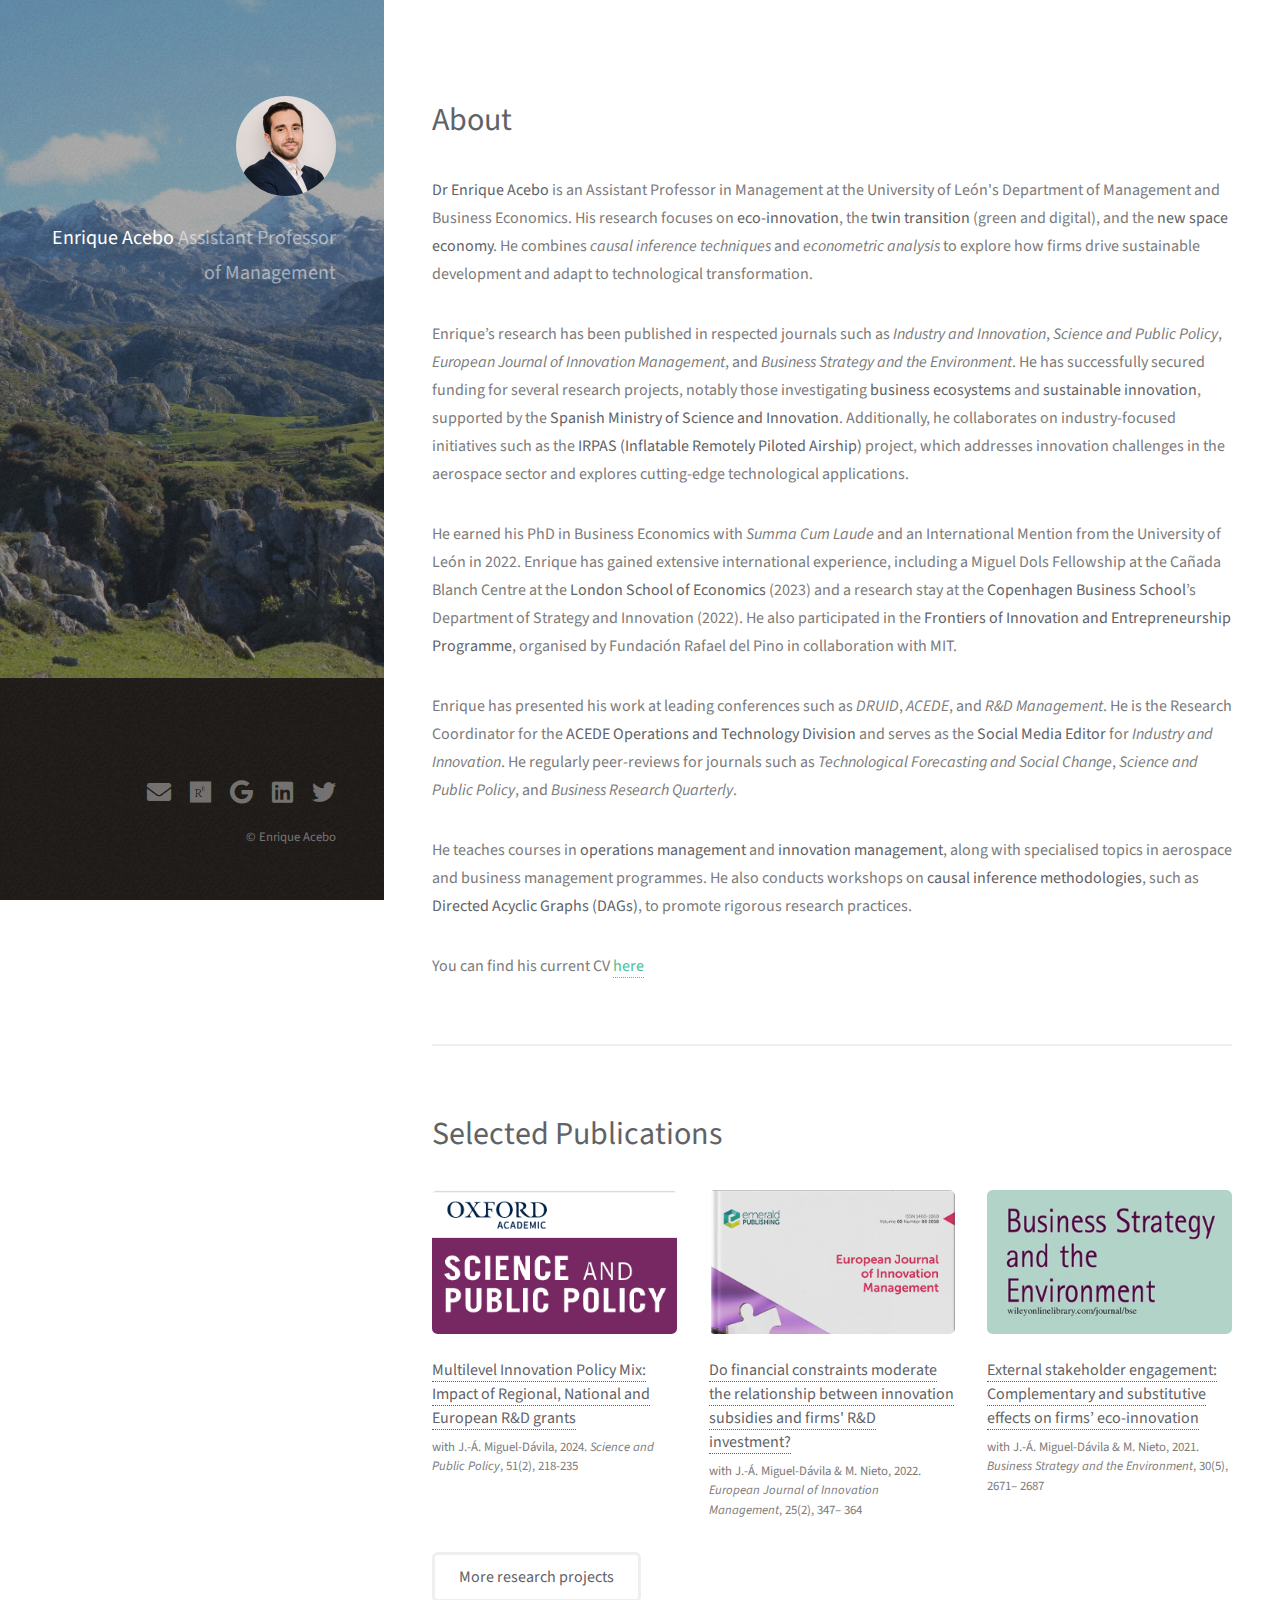
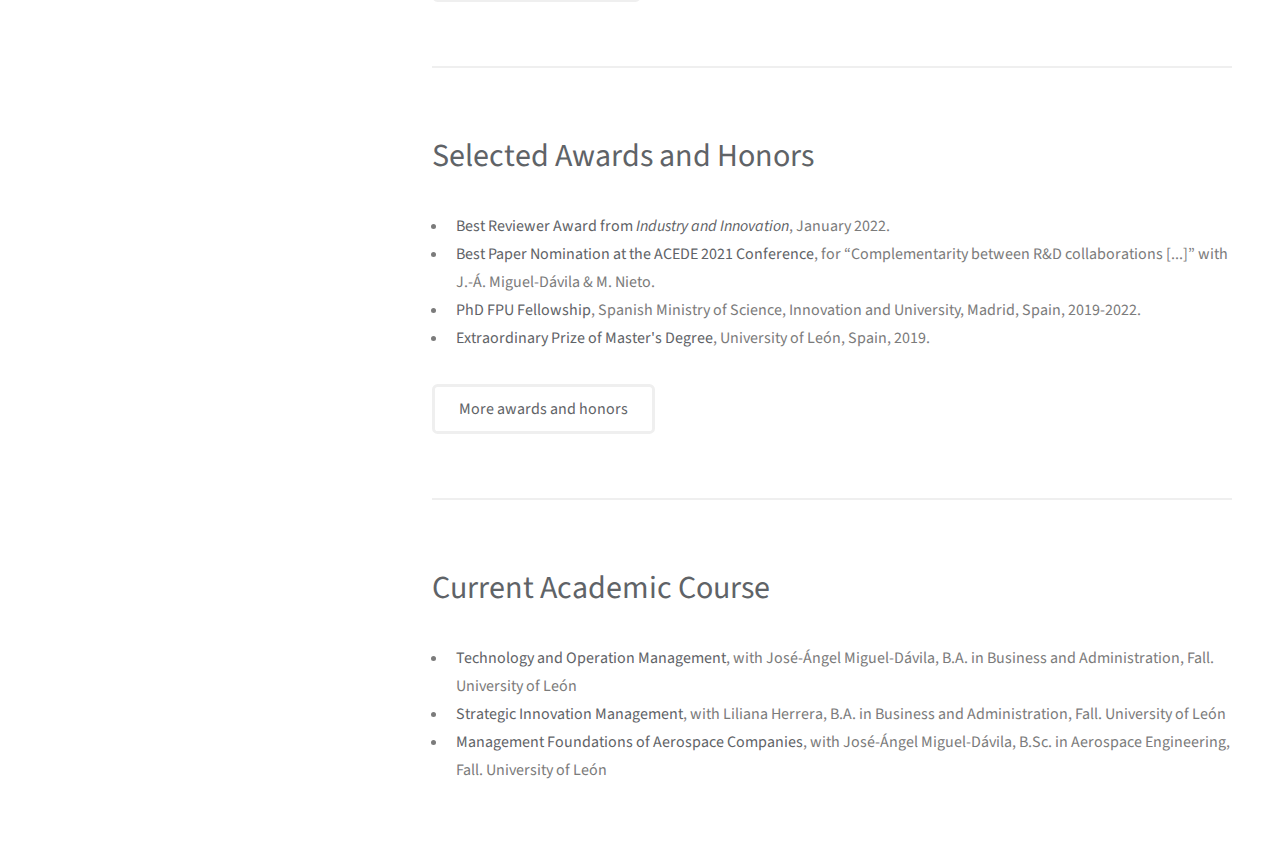
<file: index.html>
<!DOCTYPE HTML>
<!--
	Enrique Acebo's website
-->
<html>
	<head>
		<title>Enrique Acebo, Ph.D. – Personal Website</title>
		<meta charset="utf-8" />
		<meta name="viewport" content="width=device-width, initial-scale=1, user-scalable=no" />
		<link rel="stylesheet" href="assets/css/main.css" />
	</head>

	<body class="is-preload">

		<!-- Header -->
			<header id="header">
				<div class="inner">
					<a href="#" class="image avatar"><img src="images/avatar.jpeg" alt="" /></a>
					<h1><strong>Enrique Acebo</strong><br />
						Assistant Professor of Management	</h1>
				</div>
<!--				  <nav>
						<ul style="list-style-type:none;">
					      <li><a href="#one"> About</a></li>
								<li><a href="#two"> Research</a></li>
								<li><a href="#three"> Awards</a></li>
								<li><a href="#four"> Teaching</a></li>
				    </ul>
				  </nav> -->
				</section>
			</header>

		<!-- API Almetrics-->
		<script type='text/javascript' src='https://d1bxh8uas1mnw7.cloudfront.net/assets/embed.js'>
		</script>

		<!-- Main -->
			<div id="main">

				<!-- One -->
					<section id="one">
						<h1>About</h1>
						<p>
							<strong>Dr Enrique Acebo</strong> is an Assistant Professor in Management at the University of León's 
							Department of Management and Business Economics. His research focuses on <strong>eco-innovation</strong>, 
							the <strong>twin transition</strong> (green and digital), and the <strong>new space economy</strong>. He combines 
							<em>causal inference techniques</em> and <em>econometric analysis</em> to explore how firms drive 
							sustainable development and adapt to technological transformation.
						</p>
						<p>
							Enrique’s research has been published in respected journals such as 
							<em>Industry and Innovation</em>, <em>Science and Public Policy</em>, 
							<em>European Journal of Innovation Management</em>, and 
							<em>Business Strategy and the Environment</em>. He has successfully secured funding for several 
							research projects, notably those investigating <strong>business ecosystems</strong> and 
							<strong>sustainable innovation</strong>, supported by the <strong>Spanish Ministry of Science and Innovation</strong>. 
							Additionally, he collaborates on industry-focused initiatives such as the <strong>IRPAS 
							(Inflatable Remotely Piloted Airship)</strong> project, which addresses innovation challenges in 
							the aerospace sector and explores cutting-edge technological applications.
						</p>
						<p>
							He earned his PhD in Business Economics with <em>Summa Cum Laude</em> and an International 
							Mention from the University of León in 2022. Enrique has gained 
							extensive international experience, including a Miguel Dols Fellowship at the 
							Cañada Blanch Centre at the <strong>London School of Economics</strong> (2023) and a research stay 
							at the <strong>Copenhagen Business School</strong>’s Department of Strategy and Innovation (2022). 
							He also participated in the <strong>Frontiers of Innovation and Entrepreneurship Programme</strong>, 
							organised by Fundación Rafael del Pino in collaboration with MIT.
						</p>
						<p>
							Enrique has presented his work at leading conferences such as <em>DRUID</em>, <em>ACEDE</em>, and 
							<em>R&D Management</em>. He is the Research Coordinator for the <strong>ACEDE Operations and 
							Technology Division</strong> and serves as the <strong>Social Media Editor</strong> for 
							<em>Industry and Innovation</em>. He regularly peer-reviews for journals such as 
							<em>Technological Forecasting and Social Change</em>, <em>Science and Public Policy</em>, and 
							<em>Business Research Quarterly</em>.
						</p>
						<p>
							He teaches courses in <strong>operations management</strong> and <strong>innovation management</strong>, along 
							with specialised topics in aerospace and business management programmes. He also conducts 
							workshops on <strong>causal inference methodologies</strong>, such as <strong>Directed Acyclic Graphs (DAGs)</strong>, 
							to promote rigorous research practices.
						</p>

							<p>You can find his current CV
								<a href="documents/others/cv_Enrique_Acebo.pdf"> here</a>
							</p>

					</section>

				<!-- Two -->
					<section id="two">
						<h1>Selected Publications</h1>
						<div class="row">

							<article class="col-4 col-12-xsmall work-item">
								<img src="images/thumbs/spp-318x187.png" class="image fit thumb" alt="" /></a>
							<h3><a href="https://academic.oup.com/spp/advance-article/doi/10.1093/scipol/scad057/7329737?utm_source=authortollfreelink&utm_campaign=spp&utm_medium=email&guestAccessKey=707f14f8-6c1a-487d-a530-18a43e8f2030">
								Multilevel Innovation Policy Mix: 
								Impact of Regional, National and European R&D grants</a></h3>
							<p>with J.-Á. Miguel‐Dávila, 2024.
							<i> Science and Public Policy</i>, 51(2), 218-235
							</article>

							<article class="col-4 col-12-xsmall work-item">
									<img src="images/thumbs/ejim-318x187.png" class="image fit thumb" alt="" /></a>
								<h3><a href="https://doi.org/10.1108/EJIM-07-2020-0286">
									Do financial constraints moderate the relationship between
									innovation subsidies and firms' R&D investment?</a></h3>
								<p>with J.-Á. Miguel‐Dávila & M. Nieto, 2022.
								<i> European Journal of Innovation Management</i>,
								25(2), 347– 364
							</article>

							<article class="col-4 col-12-xsmall work-item">
								<img src="images/thumbs/bse-318x187.jpg" class="image fit thumb" alt="" /></a>
								<h3><a href="https://doi.org/10.1002/bse.2770">
								External stakeholder engagement: Complementary and substitutive
									effects on firms’ eco‐innovation</a></h3>
								<p>with J.-Á. Miguel‐Dávila & M. Nieto, 2021.
								<i> Business Strategy and the Environment</i>, 30(5), 2671– 2687
							</article>

						</div>
						<ul class="actions">
							<li><a href="research.html" class="button"> More research projects</a></li>
						</ul>
					</section>

					<!-- THREE -->
					<section id="three">
						<h1>Selected Awards and Honors</h1>
						<ul>

							 <li><b>Best Reviewer Award from <i>Industry and Innovation</i></b>,
								 January 2022.</li>

								<li><b>Best Paper Nomination at the ACEDE 2021 Conference</b>,
									for “Complementarity between R&D collaborations [...]”
									with J.-Á. Miguel‐Dávila & M. Nieto.</li>

								<li><b>PhD FPU Fellowship</b>, Spanish Ministry of Science,
									Innovation and University, Madrid, Spain, 2019-2022.</li>

								<li><b>Extraordinary Prize of Master's Degree</b>,
									University of León, Spain, 2019.</li>

						</ul>
						<ul class="actions">
								<li><a href="awards.html" class="button"> More awards and honors</a></li>
						</ul>
					</section>

					<!-- FOUR -->
					<section id="four">
						<h1>Current Academic Course</h1>
						<ul>
							<li><b>Technology and Operation Management</b>, with José-Ángel Miguel-Dávila,
								B.A. in Business and Administration, Fall. University of León</li>
							<li><b>Strategic Innovation Management</b>, with Liliana Herrera,
								B.A. in Business and Administration, Fall. University of León</li>
							<li><b>Management Foundations of Aerospace Companies</b>,
								with José-Ángel Miguel-Dávila, B.Sc. in Aerospace Engineering,
								Fall. University of León</li>
								<!--<ul class="actions">
								<li><a href="teaching.html" class="button"> More courses</a></li>
							</ul>-->
					</section>

		<!-- Footer -->
			<footer id="footer">
				<div class="inner">
					<ul class="icons">
						<li><a href="mailto:e.acebo@unileon.es" class="icon solid fa-envelope"><span class="label">Email</span></a></li>
						<li><a href="https://www.researchgate.net/profile/Enrique-Acebo" class="icon brands fa-researchgate"><span class="label">Researchgate</span></a></li>
						<li><a href="https://scholar.google.com/citations?user=7_JEALYAAAAJ&hl=en" class="icon brands fa-google"><span class="label">Google scholar</span></a></li>
						<li><a href="https://www.linkedin.com/in/eacebo?originalSubdomain=en" class="icon brands fa-linkedin"><span class="label">Linkedin</span></a></li>
						<li><a href="https://twitter.com/EnriqueAcebo_" class="icon brands fa-twitter"><span class="label">Twitter</span></a></li>
					</ul>
					<ul class="copyright">
						<li>&copy; Enrique Acebo</li>
					</ul>
				</div>

			</footer>

		<!-- Scripts -->
			<script src="assets/js/jquery.min.js"></script>
			<script src="assets/js/jquery.poptrox.min.js"></script>
			<script src="assets/js/browser.min.js"></script>
			<script src="assets/js/breakpoints.min.js"></script>
			<script src="assets/js/util.js"></script>
			<script src="assets/js/main.js"></script>

	</body>
</html>
</file>
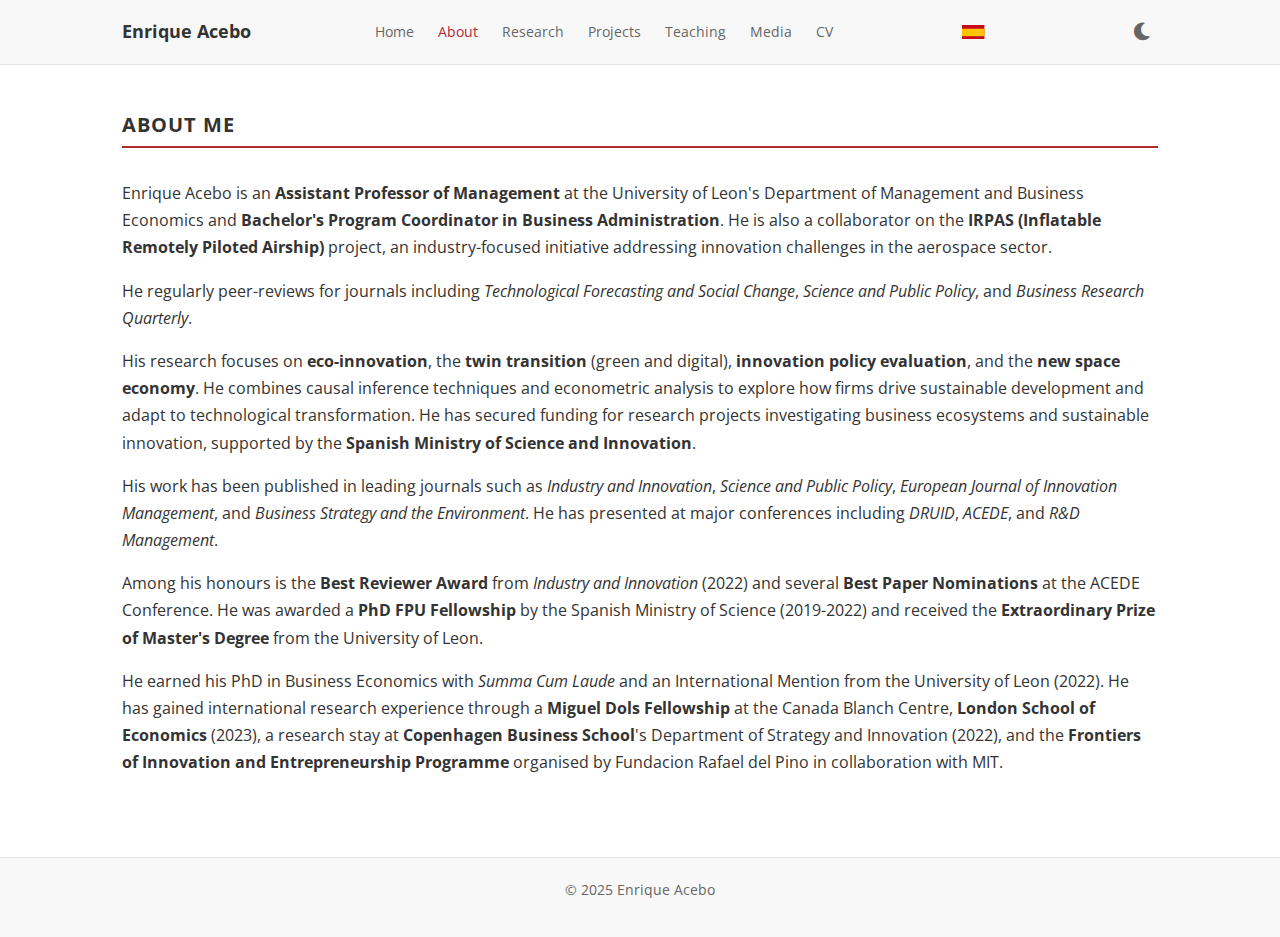
<file: about.html>
<!DOCTYPE html>
<html lang="en">
<head>
    <meta charset="UTF-8">
    <meta name="viewport" content="width=device-width, initial-scale=1.0">
    <title data-en="About - Enrique Acebo" data-es="Sobre mí - Enrique Acebo">About - Enrique Acebo</title>
    <meta name="description" content="About Enrique Acebo - Assistant Professor of Management at the University of León.">
    <link rel="stylesheet" href="assets/css/style.css">
    <link rel="stylesheet" href="assets/css/fontawesome-all.min.css">
</head>
<body>
    <!-- Header -->
    <header>
        <div class="header-content">
            <a href="index.html" class="site-title">Enrique Acebo</a>
            <button class="menu-toggle" aria-label="Toggle menu">&#9776;</button>
            <nav>
                <ul>
                    <li><a href="index.html" data-en="Home" data-es="Inicio">Home</a></li>
                    <li><a href="about.html" class="active" data-en="About" data-es="Sobre mí">About</a></li>
                    <li><a href="publications.html" data-en="Research" data-es="Investigación">Research</a></li>
                    <li><a href="projects.html" data-en="Projects" data-es="Proyectos">Projects</a></li>
                    <li><a href="teaching.html" data-en="Teaching" data-es="Docencia">Teaching</a></li>
                    <li><a href="media.html" data-en="Media" data-es="Medios">Media</a></li>
                    <li><a href="cv.html">CV</a></li>
                </ul>
            </nav>
            <div class="lang-switch">
                <button id="lang-toggle" aria-label="Cambiar a español" title="Cambiar a español"><svg viewBox="0 0 24 16" aria-hidden="true" focusable="false"><rect width="24" height="16" fill="#c60b1e"/><rect y="4" width="24" height="8" fill="#ffc400"/></svg></button>
            </div>
            <button class="theme-toggle" aria-label="Toggle dark mode">
                <i class="fas fa-moon"></i>
                <i class="fas fa-sun"></i>
            </button>
        </div>
    </header>

    <!-- Main Content -->
    <main>
        <div class="container">
            <section>
                <h1 class="section-title" data-en="About me" data-es="Sobre mí">About me</h1>

                <p data-en="Enrique Acebo is an <strong>Assistant Professor of Management</strong> at the University of Leon's Department of Management and Business Economics and <strong>Bachelor's Program Coordinator in Business Administration</strong>. He is also a collaborator on the <strong>IRPAS (Inflatable Remotely Piloted Airship)</strong> project, an industry-focused initiative addressing innovation challenges in the aerospace sector." data-es="Enrique Acebo es <strong>Profesor Permanente Laboral de Organización de Empresas</strong> en el Departamento de Dirección y Economía de la Empresa de la Universidad de León y <strong>Coordinador del Grado en Administración y Dirección de Empresas</strong>. También colabora en el proyecto <strong>IRPAS (Inflatable Remotely Piloted Airship)</strong>, una iniciativa orientada a la industria que aborda los desafíos de innovación en el sector aeroespacial.">
                    Enrique Acebo is an <strong>Assistant Professor of Management</strong> at the University of Leon's
                    Department of Management and Business Economics and <strong>Bachelor's Program Coordinator in Business Administration</strong>. He is also a collaborator on the
                    <strong>IRPAS (Inflatable Remotely Piloted Airship)</strong> project, an industry-focused initiative
                    addressing innovation challenges in the aerospace sector.
                </p>

                <p data-en="He regularly peer-reviews for journals including <em>Technological Forecasting and Social Change</em>, <em>Science and Public Policy</em>, and <em>Business Research Quarterly</em>." data-es="Realiza revisiones por pares regularmente para revistas como <em>Technological Forecasting and Social Change</em>, <em>Science and Public Policy</em> y <em>Business Research Quarterly</em>.">
                    He regularly peer-reviews for journals including
                    <em>Technological Forecasting and Social Change</em>, <em>Science and Public Policy</em>, and
                    <em>Business Research Quarterly</em>.
                </p>

                <p data-en="His research focuses on <strong>eco-innovation</strong>, the <strong>twin transition</strong> (green and digital), <strong>innovation policy evaluation</strong>, and the <strong>new space economy</strong>. He combines causal inference techniques and econometric analysis to explore how firms drive sustainable development and adapt to technological transformation. He has secured funding for research projects investigating business ecosystems and sustainable innovation, supported by the <strong>Spanish Ministry of Science and Innovation</strong>." data-es="Su investigación se centra en la <strong>eco-innovación</strong>, la <strong>doble transición</strong> (verde y digital), la <strong>evaluación de políticas de innovación</strong> y la <strong>nueva economía espacial</strong>. Combina técnicas de inferencia causal y análisis econométrico para explorar cómo las empresas impulsan el desarrollo sostenible y se adaptan a la transformación tecnológica. Ha obtenido financiación para proyectos de investigación sobre ecosistemas empresariales e innovación sostenible, con el apoyo del <strong>Ministerio de Ciencia e Innovación de España</strong>.">
                    His research focuses on <strong>eco-innovation</strong>, the <strong>twin transition</strong>
                    (green and digital), <strong>innovation policy evaluation</strong>, and the <strong>new space economy</strong>.
                    He combines causal inference techniques and econometric analysis to explore how firms drive
                    sustainable development and adapt to technological transformation. He has secured funding for
                    research projects investigating business ecosystems and sustainable innovation, supported by
                    the <strong>Spanish Ministry of Science and Innovation</strong>.
                </p>

                <p data-en="His work has been published in leading journals such as <em>Industry and Innovation</em>, <em>Science and Public Policy</em>, <em>European Journal of Innovation Management</em>, and <em>Business Strategy and the Environment</em>. He has presented at major conferences including <em>DRUID</em>, <em>ACEDE</em>, and <em>R&D Management</em>." data-es="Su trabajo ha sido publicado en revistas de referencia como <em>Industry and Innovation</em>, <em>Science and Public Policy</em>, <em>European Journal of Innovation Management</em> y <em>Business Strategy and the Environment</em>. Ha presentado en conferencias importantes como <em>DRUID</em>, <em>ACEDE</em> y <em>R&D Management</em>.">
                    His work has been published in leading journals such as <em>Industry and Innovation</em>,
                    <em>Science and Public Policy</em>, <em>European Journal of Innovation Management</em>, and
                    <em>Business Strategy and the Environment</em>. He has presented at major conferences including
                    <em>DRUID</em>, <em>ACEDE</em>, and <em>R&D Management</em>.
                </p>

                <p data-en="Among his honours is the <strong>Best Reviewer Award</strong> from <em>Industry and Innovation</em> (2022) and several <strong>Best Paper Nominations</strong> at the ACEDE Conference. He was awarded a <strong>PhD FPU Fellowship</strong> by the Spanish Ministry of Science (2019-2022) and received the <strong>Extraordinary Prize of Master's Degree</strong> from the University of Leon." data-es="Entre sus reconocimientos se encuentran el <strong>Premio al Mejor Revisor</strong> de <em>Industry and Innovation</em> (2022) y varias <strong>Nominaciones a Mejor Artículo</strong> en el Congreso de ACEDE. Fue beneficiario de una <strong>Beca FPU</strong> del Ministerio de Ciencia de España (2019-2022) y recibió el <strong>Premio Extraordinario de Máster</strong> de la Universidad de León.">
                    Among his honours is the <strong>Best Reviewer Award</strong> from <em>Industry and Innovation</em> (2022)
                    and several <strong>Best Paper Nominations</strong> at the ACEDE Conference. He was awarded a
                    <strong>PhD FPU Fellowship</strong> by the Spanish Ministry of Science (2019-2022) and received the
                    <strong>Extraordinary Prize of Master's Degree</strong> from the University of Leon.
                </p>

                <p data-en="He earned his PhD in Business Economics with <em>Summa Cum Laude</em> and an International Mention from the University of Leon (2022). He has gained international research experience through a <strong>Miguel Dols Fellowship</strong> at the Canada Blanch Centre, <strong>London School of Economics</strong> (2023), a research stay at <strong>Copenhagen Business School</strong>'s Department of Strategy and Innovation (2022), and the <strong>Frontiers of Innovation and Entrepreneurship Programme</strong> organised by Fundacion Rafael del Pino in collaboration with MIT." data-es="Obtuvo su Doctorado en Economía de la Empresa con <em>Sobresaliente Cum Laude</em> y Mención Internacional por la Universidad de León (2022). Ha adquirido experiencia investigadora internacional a través de una <strong>Beca Miguel Dols</strong> en el Canada Blanch Centre de la <strong>London School of Economics</strong> (2023), una estancia de investigación en el Departamento de Estrategia e Innovación de <strong>Copenhagen Business School</strong> (2022), y el <strong>Programa Frontiers of Innovation and Entrepreneurship</strong> organizado por la Fundación Rafael del Pino en colaboración con el MIT.">
                    He earned his PhD in Business Economics with <em>Summa Cum Laude</em> and an International
                    Mention from the University of Leon (2022). He has gained international research experience
                    through a <strong>Miguel Dols Fellowship</strong> at the Canada Blanch Centre,
                    <strong>London School of Economics</strong> (2023), a research stay at <strong>Copenhagen Business School</strong>'s
                    Department of Strategy and Innovation (2022), and the <strong>Frontiers of Innovation and Entrepreneurship
                    Programme</strong> organised by Fundacion Rafael del Pino in collaboration with MIT.
                </p>
            </section>
        </div>
    </main>

    <!-- Footer -->
    <footer>
        <div class="footer-content">
            <p class="copyright">&copy; 2025 Enrique Acebo</p>
        </div>
    </footer>

    <!-- Back to Top Button -->
    <button class="back-to-top" aria-label="Back to top">
        <i class="fas fa-arrow-up"></i>
    </button>

    <!-- Scripts -->
    <script src="assets/js/lang.js"></script>
    <script>
        // Mobile Menu Toggle
        document.querySelector('.menu-toggle').addEventListener('click', function() {
            document.querySelector('nav').classList.toggle('active');
        });

        // Dark Mode Toggle (auto-detect system preference)
        const themeToggle = document.querySelector('.theme-toggle');
        const savedTheme = localStorage.getItem('theme');
        const systemPrefersDark = window.matchMedia('(prefers-color-scheme: dark)').matches;

        if (savedTheme === 'dark' || (savedTheme === null && systemPrefersDark)) {
            document.documentElement.classList.add('dark-mode');
        }

        // Listen for system theme changes
        window.matchMedia('(prefers-color-scheme: dark)').addEventListener('change', e => {
            if (localStorage.getItem('theme') === null) {
                document.documentElement.classList.toggle('dark-mode', e.matches);
            }
        });

        themeToggle.addEventListener('click', function() {
            document.documentElement.classList.toggle('dark-mode');
            const isDark = document.documentElement.classList.contains('dark-mode');
            localStorage.setItem('theme', isDark ? 'dark' : 'light');
        });

        // Back to Top Button
        const backToTop = document.querySelector('.back-to-top');

        window.addEventListener('scroll', function() {
            if (window.scrollY > 300) {
                backToTop.classList.add('visible');
            } else {
                backToTop.classList.remove('visible');
            }
        });

        backToTop.addEventListener('click', function() {
            window.scrollTo({ top: 0, behavior: 'smooth' });
        });
    </script>
</body>
</html>
</file>
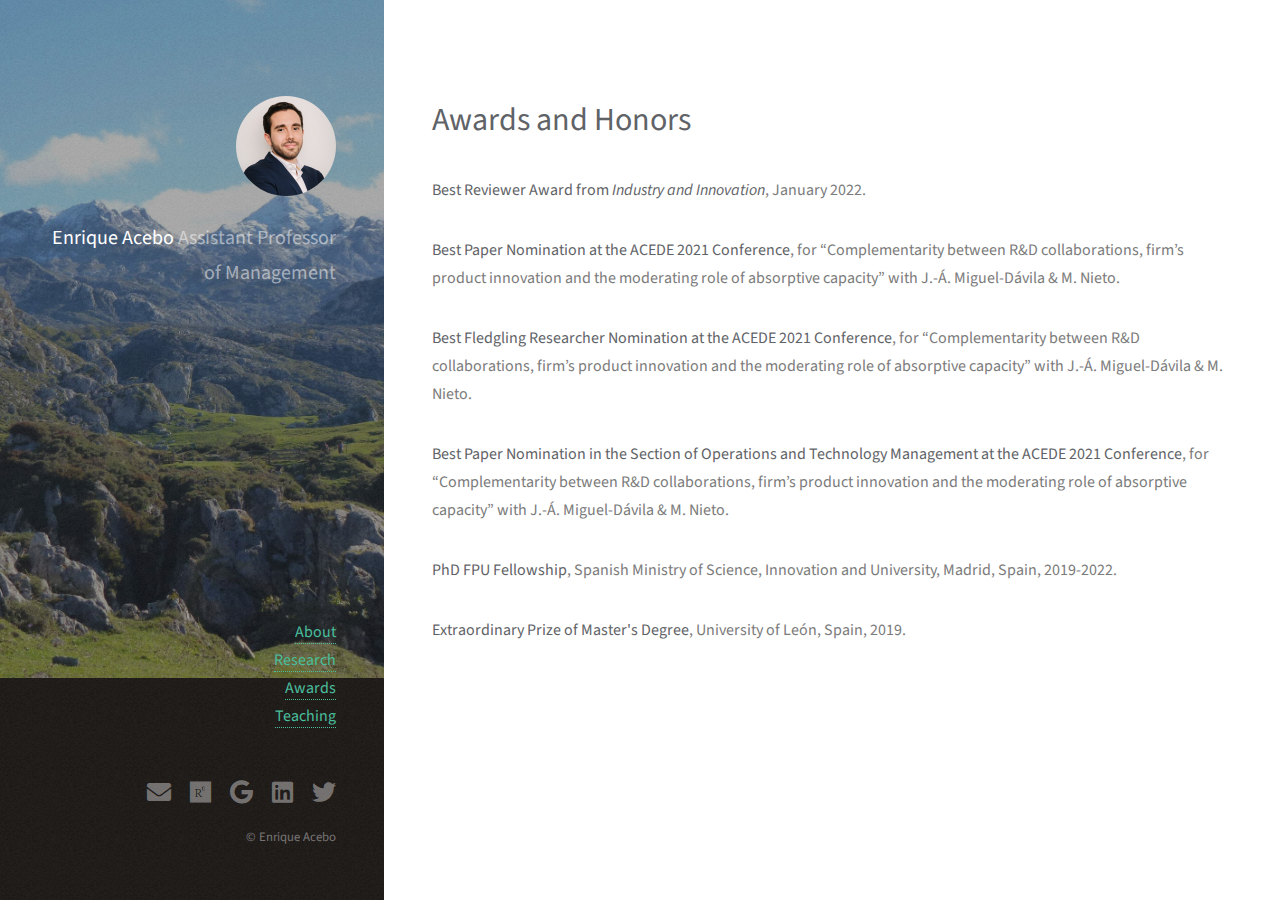
<file: awards.html>
<!DOCTYPE HTML>
<!--
	Enrique Acebo's website
-->
<html>
	<head>
		<title>Enrique Acebo, Ph.D. – Personal Website</title>
		<meta charset="utf-8" />
		<meta name="viewport" content="width=device-width, initial-scale=1, user-scalable=no" />
		<link rel="stylesheet" href="assets/css/main.css" />
	</head>
	<body class="is-preload">

		<!-- Header -->
			<header id="header">
				<div class="inner">
					<a href="#" class="image avatar"><img src="images/avatar.jpeg" alt="" /></a>
					<h1><strong>Enrique Acebo</strong><br />
						Assistant Professor of Management</h1>
				</div>
				  <nav>
						<ul style="list-style-type:none;">
					      <li><a href="index.html#one" > About</a></li>
								<li><a href="index.html#two" > Research</a></li>
								<li><a href="index.html#three" > Awards</a></li>
								<li><a href="index.html#four" > Teaching</a></li>
							</ul>
					  </nav>
					</section>
				</header>

			<!-- Main -->
				<div id="main">
					<h1>Awards and Honors</h1>

					<p><b>Best Reviewer Award from <i>Industry and Innovation</i></b>, January 2022.</p>

					<p><b>Best Paper Nomination at the ACEDE 2021 Conference</b>,
					for “Complementarity between R&D collaborations,
					firm’s product innovation and the moderating
					role of absorptive capacity”
					with J.-Á. Miguel‐Dávila & M. Nieto.</p>

					<p><b>Best Fledgling Researcher Nomination at the ACEDE 2021 Conference</b>,
						for “Complementarity between R&D collaborations,
						firm’s product innovation and the moderating
						role of absorptive capacity”
						with J.-Á. Miguel‐Dávila & M. Nieto.</p>

					<p><b>Best Paper Nomination in the Section of Operations and Technology
						Management at the ACEDE 2021 Conference</b>,
						for “Complementarity between R&D collaborations,
						firm’s product innovation and the moderating
						role of absorptive capacity”
						with J.-Á. Miguel‐Dávila & M. Nieto.</p>

					<p><b>PhD FPU Fellowship</b>, Spanish Ministry of Science, Innovation
						and University, Madrid, Spain, 2019-2022. </p>

					<p><b>Extraordinary Prize of Master's Degree</b>,
						University of León, Spain, 2019.</p>

				</section>

				<!-- Footer -->
					<footer id="footer">
						<div class="inner">
							<ul class="icons">
								<li><a href="mailto:e.acebo@unileon.es" class="icon solid fa-envelope"><span class="label">Email</span></a></li>
								<li><a href="https://www.researchgate.net/profile/Enrique-Acebo" class="icon brands fa-researchgate"><span class="label">Researchgate</span></a></li>
								<li><a href="https://scholar.google.com/citations?user=7_JEALYAAAAJ&hl=en" class="icon brands fa-google"><span class="label">Google scholar</span></a></li>
								<li><a href="https://www.linkedin.com/in/eacebo?originalSubdomain=en" class="icon brands fa-linkedin"><span class="label">Linkedin</span></a></li>
								<li><a href="https://twitter.com/EnriqueAcebo_" class="icon brands fa-twitter"><span class="label">Twitter</span></a></li>
							</ul>
							<ul class="copyright">
								<li>&copy; Enrique Acebo</li><li>
							</ul>
						</div>

					</footer>

					<!-- Scripts -->
						<script src="assets/js/jquery.min.js"></script>
						<script src="assets/js/jquery.poptrox.min.js"></script>
						<script src="assets/js/browser.min.js"></script>
						<script src="assets/js/breakpoints.min.js"></script>
						<script src="assets/js/util.js"></script>
						<script src="assets/js/main.js"></script>

	</body>
</html>
</file>
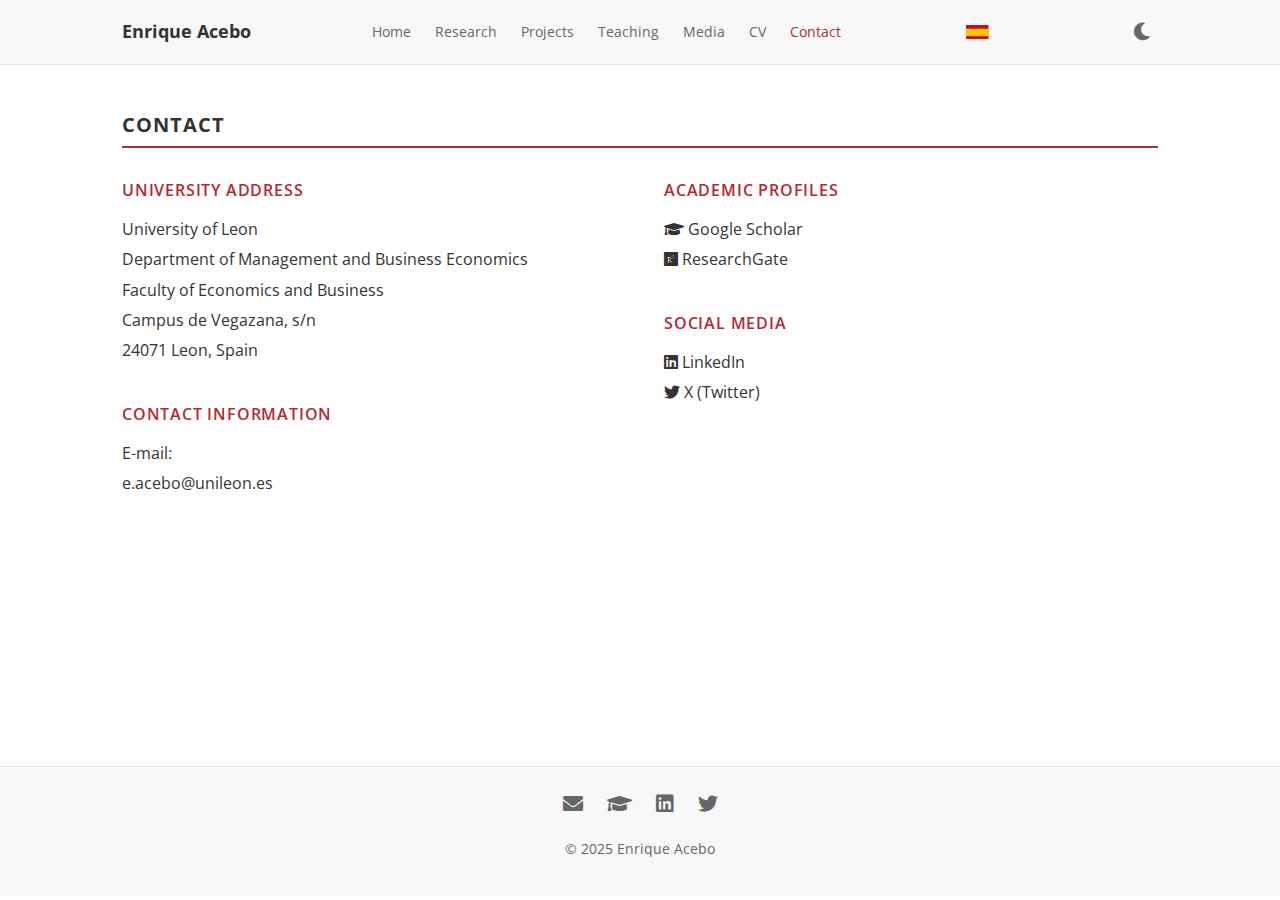
<file: contact.html>
<!DOCTYPE html>
<html lang="en">
<head>
    <meta charset="UTF-8">
    <meta name="viewport" content="width=device-width, initial-scale=1.0">
    <title>Contact - Enrique Acebo</title>
    <meta name="description" content="Contact information for Enrique Acebo, Assistant Professor of Management at the University of Leon.">
    <link rel="stylesheet" href="assets/css/style.css">
    <link rel="stylesheet" href="assets/css/fontawesome-all.min.css">
    <style>
        .contact-section {
            margin-bottom: 2.5rem;
        }
        .contact-section h2 {
            font-size: 1rem;
            text-transform: uppercase;
            letter-spacing: 0.05em;
            color: #b12b32;
            margin-bottom: 1rem;
            font-weight: 600;
        }
        .dark-mode .contact-section h2 {
            color: var(--accent);
        }
        .contact-section p {
            margin-bottom: 0.3rem;
            line-height: 1.6;
        }
        .contact-section a {
            color: #333333;
            text-decoration: none;
        }
        .contact-section a:hover {
            color: #b12b32;
            text-decoration: none;
        }
        .dark-mode .contact-section a {
            color: var(--text-primary);
        }
        .dark-mode .contact-section a:hover {
            color: var(--accent);
        }
        .contact-grid {
            display: grid;
            grid-template-columns: 1fr 1fr;
            gap: 3rem;
        }
        @media (max-width: 700px) {
            .contact-grid {
                grid-template-columns: 1fr;
                gap: 2rem;
            }
        }
    </style>
</head>
<body>
    <!-- Header -->
    <header>
        <div class="header-content">
            <a href="index.html" class="site-title">Enrique Acebo</a>
            <button class="menu-toggle" aria-label="Toggle menu">&#9776;</button>
            <nav>
                <ul>
                    <li><a href="index.html" data-en="Home" data-es="Inicio">Home</a></li>
                    <li><a href="publications.html" data-en="Research" data-es="Investigación">Research</a></li>
                    <li><a href="projects.html" data-en="Projects" data-es="Proyectos">Projects</a></li>
                    <li><a href="teaching.html" data-en="Teaching" data-es="Docencia">Teaching</a></li>
                    <li><a href="media.html" data-en="Media" data-es="Medios">Media</a></li>
                    <li><a href="cv.html">CV</a></li>
                    <li><a href="contact.html" class="active" data-en="Contact" data-es="Contacto">Contact</a></li>
                </ul>
            </nav>
            <div class="lang-switch">
                <button id="lang-toggle" aria-label="Cambiar a español" title="Cambiar a español">🇪🇸</button>
            </div>
            <button class="theme-toggle" aria-label="Toggle dark mode">
                <i class="fas fa-moon"></i>
                <i class="fas fa-sun"></i>
            </button>
        </div>
    </header>

    <!-- Main Content -->
    <main>
        <div class="container">
            <section>
                <h1 class="section-title" data-en="Contact" data-es="Contacto">Contact</h1>

                <div class="contact-grid">
                    <div>
                        <div class="contact-section">
                            <h2 data-en="University Address" data-es="Dirección Universitaria">University Address</h2>
                            <p data-en="University of Leon" data-es="Universidad de León">University of Leon</p>
                            <p data-en="Department of Management and Business Economics" data-es="Departamento de Dirección y Economía de la Empresa">Department of Management and Business Economics</p>
                            <p data-en="Faculty of Economics and Business" data-es="Facultad de Ciencias Económicas y Empresariales">Faculty of Economics and Business</p>
                            <p>Campus de Vegazana, s/n</p>
                            <p data-en="24071 Leon, Spain" data-es="24071 León, España">24071 Leon, Spain</p>
                        </div>

                        <div class="contact-section">
                            <h2 data-en="Contact Information" data-es="Información de Contacto">Contact Information</h2>
                            <p data-en="E-mail:" data-es="Correo electrónico:">E-mail:</p>
                            <p><a href="mailto:e.acebo@unileon.es">e.acebo@unileon.es</a></p>
                        </div>
                    </div>

                    <div>
                        <div class="contact-section">
                            <h2 data-en="Academic Profiles" data-es="Perfiles Académicos">Academic Profiles</h2>
                            <p><a href="https://scholar.google.com/citations?user=7_JEALYAAAAJ&hl=en" target="_blank" rel="noopener"><i class="fas fa-graduation-cap"></i> Google Scholar</a></p>
                            <p><a href="https://www.researchgate.net/profile/Enrique-Acebo" target="_blank" rel="noopener"><i class="fab fa-researchgate"></i> ResearchGate</a></p>
                        </div>

                        <div class="contact-section">
                            <h2 data-en="Social Media" data-es="Redes Sociales">Social Media</h2>
                            <p><a href="https://www.linkedin.com/in/eacebo" target="_blank" rel="noopener"><i class="fab fa-linkedin"></i> LinkedIn</a></p>
                            <p><a href="https://twitter.com/EnriqueAcebo_" target="_blank" rel="noopener"><i class="fab fa-twitter"></i> X (Twitter)</a></p>
                        </div>
                    </div>
                </div>

            </section>
        </div>
    </main>

    <!-- Footer -->
    <footer>
        <div class="footer-content">
            <div class="footer-links">
                <a href="mailto:e.acebo@unileon.es" title="Email"><i class="fas fa-envelope"></i></a>
                <a href="https://scholar.google.com/citations?user=7_JEALYAAAAJ&hl=en" target="_blank" rel="noopener" title="Google Scholar"><i class="fas fa-graduation-cap"></i></a>
                <a href="https://www.linkedin.com/in/eacebo" target="_blank" rel="noopener" title="LinkedIn"><i class="fab fa-linkedin"></i></a>
                <a href="https://twitter.com/EnriqueAcebo_" target="_blank" rel="noopener" title="X (Twitter)"><i class="fab fa-twitter"></i></a>
            </div>
            <p class="copyright">&copy; 2025 Enrique Acebo</p>
        </div>
    </footer>

    <!-- Back to Top Button -->
    <button class="back-to-top" aria-label="Back to top">
        <i class="fas fa-arrow-up"></i>
    </button>

    <!-- Scripts -->
    <script src="assets/js/lang.js"></script>
    <script>
        // Mobile Menu Toggle
        document.querySelector('.menu-toggle').addEventListener('click', function() {
            document.querySelector('nav').classList.toggle('active');
        });

        // Dark Mode Toggle (auto-detect system preference)
        const themeToggle = document.querySelector('.theme-toggle');
        const savedTheme = localStorage.getItem('theme');
        const systemPrefersDark = window.matchMedia('(prefers-color-scheme: dark)').matches;

        if (savedTheme === 'dark' || (savedTheme === null && systemPrefersDark)) {
            document.documentElement.classList.add('dark-mode');
        }

        // Listen for system theme changes
        window.matchMedia('(prefers-color-scheme: dark)').addEventListener('change', e => {
            if (localStorage.getItem('theme') === null) {
                document.documentElement.classList.toggle('dark-mode', e.matches);
            }
        });

        themeToggle.addEventListener('click', function() {
            document.documentElement.classList.toggle('dark-mode');
            const isDark = document.documentElement.classList.contains('dark-mode');
            localStorage.setItem('theme', isDark ? 'dark' : 'light');
        });

        // Back to Top Button
        const backToTop = document.querySelector('.back-to-top');

        window.addEventListener('scroll', function() {
            if (window.scrollY > 300) {
                backToTop.classList.add('visible');
            } else {
                backToTop.classList.remove('visible');
            }
        });

        backToTop.addEventListener('click', function() {
            window.scrollTo({ top: 0, behavior: 'smooth' });
        });
    </script>
</body>
</html>
</file>
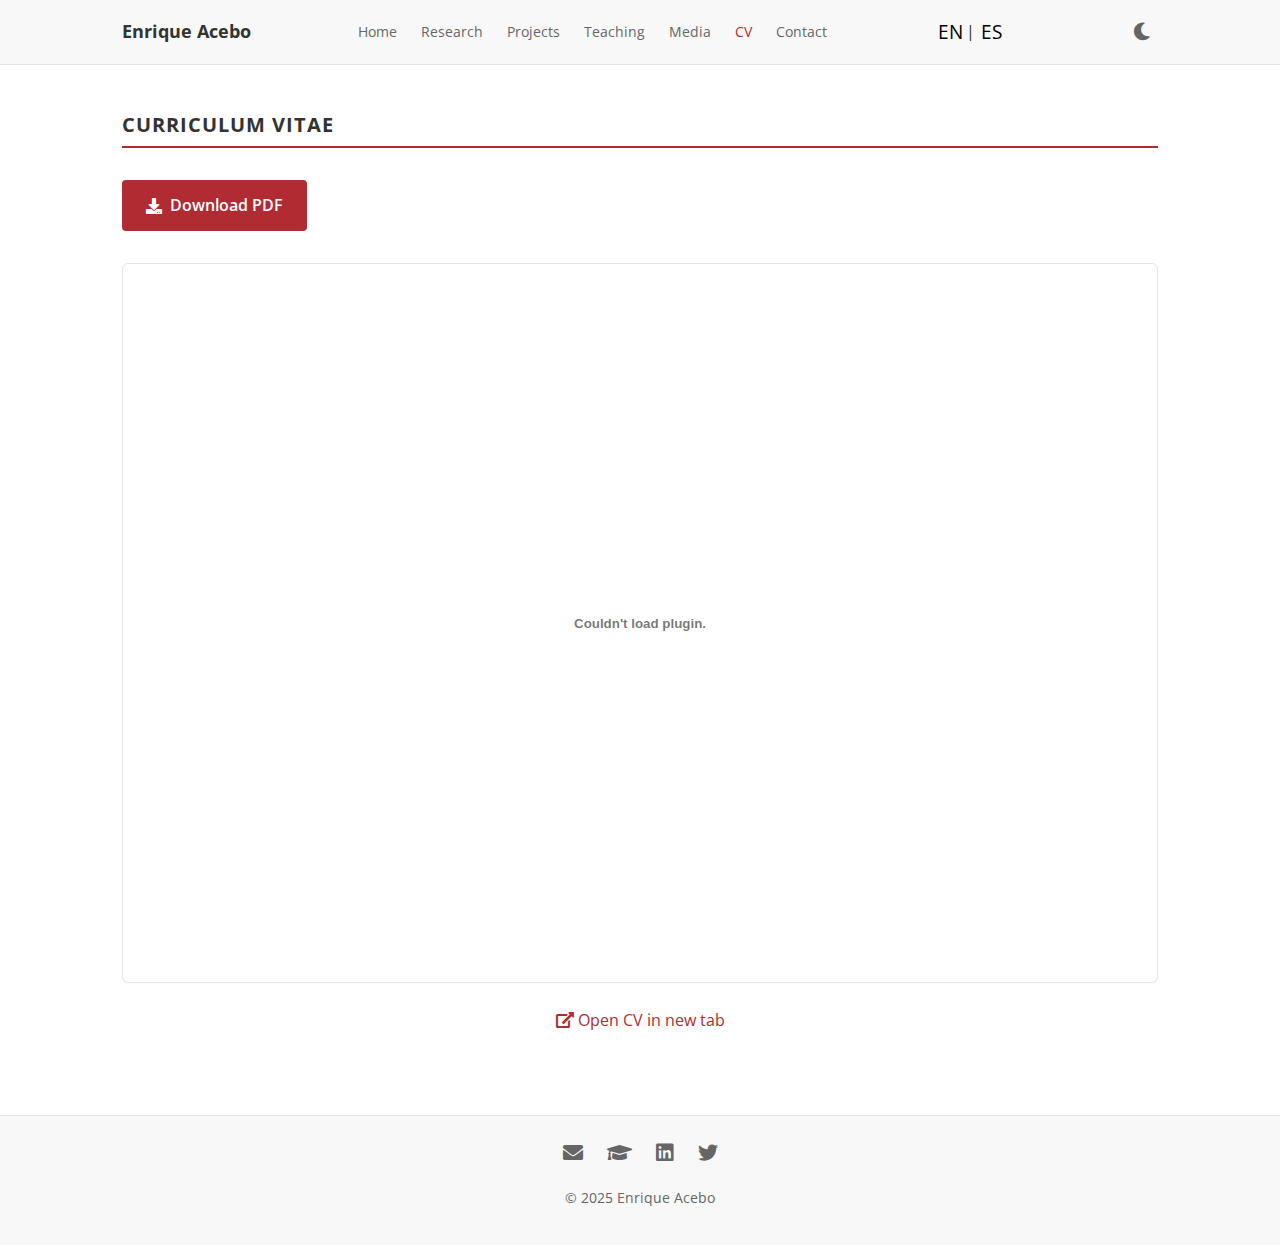
<file: cv.html>
<!DOCTYPE html>
<html lang="en">
<head>
    <meta charset="UTF-8">
    <meta name="viewport" content="width=device-width, initial-scale=1.0">
    <title>CV - Enrique Acebo</title>
    <meta name="description" content="Curriculum Vitae of Enrique Acebo, Assistant Professor of Management at the University of Leon.">
    <link rel="stylesheet" href="assets/css/style.css">
    <link rel="stylesheet" href="assets/css/fontawesome-all.min.css">
    <style>
        .cv-embed {
            width: 100%;
            height: 80vh;
            min-height: 600px;
            border: 1px solid #e5e5e5;
            border-radius: 6px;
        }
        .dark-mode .cv-embed {
            border-color: var(--border-color);
        }
        .cv-fallback {
            margin-top: 1rem;
            text-align: center;
        }
    </style>
</head>
<body>
    <!-- Header -->
    <header>
        <div class="header-content">
            <a href="index.html" class="site-title">Enrique Acebo</a>
            <button class="menu-toggle" aria-label="Toggle menu">&#9776;</button>
            <nav>
                <ul>
                    <li><a href="index.html" data-en="Home" data-es="Inicio">Home</a></li>
                    <li><a href="publications.html" data-en="Research" data-es="Investigación">Research</a></li>
                    <li><a href="projects.html" data-en="Projects" data-es="Proyectos">Projects</a></li>
                    <li><a href="teaching.html" data-en="Teaching" data-es="Docencia">Teaching</a></li>
                    <li><a href="media.html" data-en="Media" data-es="Medios">Media</a></li>
                    <li><a href="cv.html" class="active">CV</a></li>
                    <li><a href="contact.html" data-en="Contact" data-es="Contacto">Contact</a></li>
                </ul>
            </nav>
            <div class="lang-switch">
                <button id="lang-en" class="active">EN</button>
                <span class="separator">|</span>
                <button id="lang-es">ES</button>
            </div>
            <button class="theme-toggle" aria-label="Toggle dark mode">
                <i class="fas fa-moon"></i>
                <i class="fas fa-sun"></i>
            </button>
        </div>
    </header>

    <!-- Main Content -->
    <main>
        <div class="container">
            <section>
                <h1 class="section-title">Curriculum Vitae</h1>

                <a href="documents/others/cv_Enrique_Acebo.pdf" class="cv-download" target="_blank" download>
                    <i class="fas fa-download"></i> <span data-en="Download PDF" data-es="Descargar PDF">Download PDF</span>
                </a>

                <embed src="documents/others/cv_Enrique_Acebo.pdf" type="application/pdf" class="cv-embed">

                <p class="cv-fallback">
                    <a href="documents/others/cv_Enrique_Acebo.pdf" target="_blank">
                        <i class="fas fa-external-link-alt"></i> <span data-en="Open CV in new tab" data-es="Abrir CV en nueva pestaña">Open CV in new tab</span>
                    </a>
                </p>
            </section>
        </div>
    </main>

    <!-- Footer -->
    <footer>
        <div class="footer-content">
            <div class="footer-links">
                <a href="mailto:e.acebo@unileon.es" title="Email"><i class="fas fa-envelope"></i></a>
                <a href="https://scholar.google.com/citations?user=7_JEALYAAAAJ&hl=en" target="_blank" rel="noopener" title="Google Scholar"><i class="fas fa-graduation-cap"></i></a>
                <a href="https://www.linkedin.com/in/eacebo" target="_blank" rel="noopener" title="LinkedIn"><i class="fab fa-linkedin"></i></a>
                <a href="https://twitter.com/EnriqueAcebo_" target="_blank" rel="noopener" title="X (Twitter)"><i class="fab fa-twitter"></i></a>
            </div>
            <p class="copyright">&copy; 2025 Enrique Acebo</p>
        </div>
    </footer>

    <!-- Back to Top Button -->
    <button class="back-to-top" aria-label="Back to top">
        <i class="fas fa-arrow-up"></i>
    </button>

    <!-- Scripts -->
    <script src="assets/js/lang.js"></script>
    <script>
        // Mobile Menu Toggle
        document.querySelector('.menu-toggle').addEventListener('click', function() {
            document.querySelector('nav').classList.toggle('active');
        });

        // Dark Mode Toggle (auto-detect system preference)
        const themeToggle = document.querySelector('.theme-toggle');
        const savedTheme = localStorage.getItem('theme');
        const systemPrefersDark = window.matchMedia('(prefers-color-scheme: dark)').matches;

        if (savedTheme === 'dark' || (savedTheme === null && systemPrefersDark)) {
            document.documentElement.classList.add('dark-mode');
        }

        // Listen for system theme changes
        window.matchMedia('(prefers-color-scheme: dark)').addEventListener('change', e => {
            if (localStorage.getItem('theme') === null) {
                document.documentElement.classList.toggle('dark-mode', e.matches);
            }
        });

        themeToggle.addEventListener('click', function() {
            document.documentElement.classList.toggle('dark-mode');
            const isDark = document.documentElement.classList.contains('dark-mode');
            localStorage.setItem('theme', isDark ? 'dark' : 'light');
        });

        // Back to Top Button
        const backToTop = document.querySelector('.back-to-top');

        window.addEventListener('scroll', function() {
            if (window.scrollY > 300) {
                backToTop.classList.add('visible');
            } else {
                backToTop.classList.remove('visible');
            }
        });

        backToTop.addEventListener('click', function() {
            window.scrollTo({ top: 0, behavior: 'smooth' });
        });
    </script>
</body>
</html>
</file>
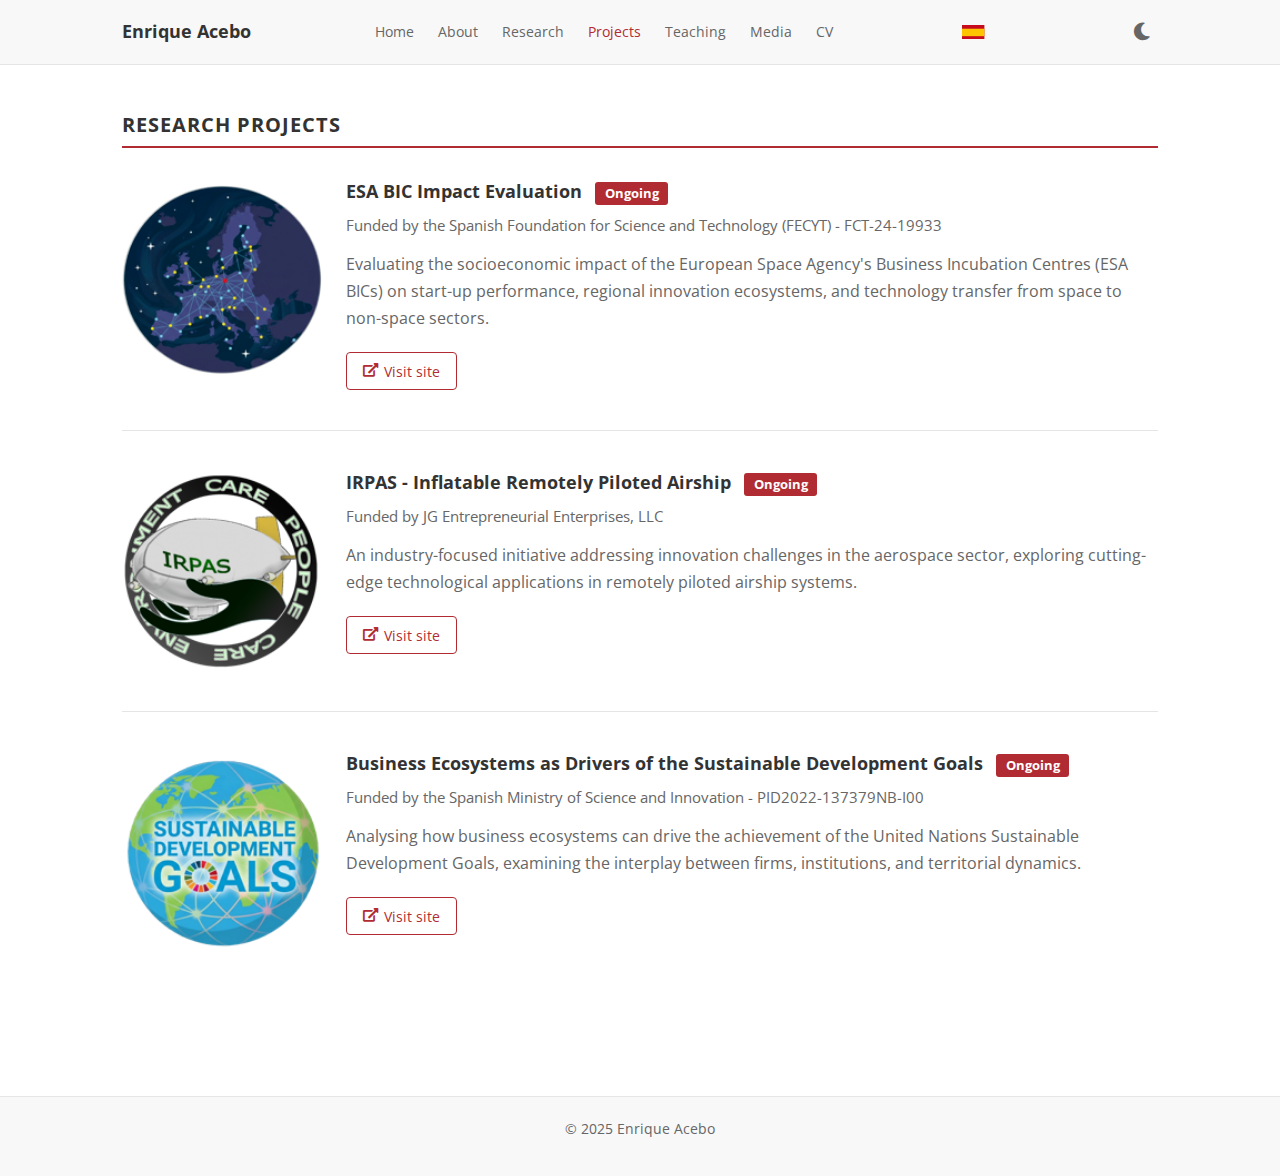
<file: projects.html>
<!DOCTYPE html>
<html lang="en">
<head>
    <meta charset="UTF-8">
    <meta name="viewport" content="width=device-width, initial-scale=1.0">
    <title>Projects - Enrique Acebo</title>
    <meta name="description" content="Research projects by Enrique Acebo on innovation, sustainability, and the aerospace sector.">
    <link rel="stylesheet" href="assets/css/style.css">
    <link rel="stylesheet" href="assets/css/fontawesome-all.min.css">
    <style>
        .project-card {
            display: grid;
            grid-template-columns: 200px 1fr;
            gap: 1.5rem;
            margin-bottom: 2.5rem;
            padding-bottom: 2.5rem;
            border-bottom: 1px solid #e5e5e5;
        }
        .project-card:last-child {
            border-bottom: none;
        }
        .project-image {
            width: 100%;
            height: 150px;
            object-fit: cover;
            border-radius: 6px;
            background-color: #f0f0f0;
        }
        .project-image-placeholder {
            width: 100%;
            height: 150px;
            background: linear-gradient(135deg, #b12b32 0%, #2c3e50 100%);
            border-radius: 6px;
            display: flex;
            align-items: center;
            justify-content: center;
            color: #ffffff;
            font-size: 2rem;
        }
        .mission-patch {
            width: 200px;
            height: 200px;
            object-fit: contain;
            align-self: center;
            justify-self: center;
        }
        .project-info h3 {
            margin-bottom: 0.5rem;
        }
        .project-info h3 a {
            color: #333333;
        }
        .project-info h3 a:hover {
            color: #b12b32;
        }
        .project-meta {
            font-size: 0.95rem;
            color: #666666;
            margin-bottom: 0.75rem;
        }
        .project-status {
            display: inline-block;
            padding: 0.2rem 0.6rem;
            font-size: 0.8rem;
            background-color: #b12b32;
            color: #ffffff;
            border-radius: 3px;
            margin-left: 0.5rem;
        }
        .project-status.completed {
            background-color: #28a745;
        }
        .project-description {
            color: #666666;
            margin-bottom: 0.75rem;
        }
        .project-link {
            font-size: 0.9rem;
        }
        .project-btn {
            display: inline-flex;
            align-items: center;
            gap: 0.4rem;
            padding: 0.4rem 1rem;
            font-size: 0.85rem;
            border-radius: 4px;
            border: 1px solid #b12b32;
            color: #b12b32;
            transition: background 0.2s, color 0.2s;
            margin-top: 0.5rem;
        }
        .project-btn:hover {
            background: #b12b32;
            color: #fff;
        }
        .dark-mode .project-btn {
            border-color: var(--accent);
            color: var(--accent);
        }
        .dark-mode .project-btn:hover {
            background: var(--accent);
            color: #fff;
        }
        .dark-mode .project-card {
            border-bottom-color: var(--border-color);
        }
        .dark-mode .project-info h3 a {
            color: var(--text-primary);
        }
        .dark-mode .project-info h3 a:hover {
            color: var(--accent);
        }
        .dark-mode .project-meta,
        .dark-mode .project-description {
            color: var(--text-secondary);
        }
        .dark-mode .project-image-placeholder {
            background: linear-gradient(135deg, var(--accent) 0%, #1a252f 100%);
        }
        @media (max-width: 600px) {
            .project-card {
                grid-template-columns: 1fr;
            }
            .project-image,
            .project-image-placeholder {
                height: 180px;
            }
        }
    </style>
</head>
<body>
    <!-- Header -->
    <header>
        <div class="header-content">
            <a href="index.html" class="site-title">Enrique Acebo</a>
            <button class="menu-toggle" aria-label="Toggle menu">&#9776;</button>
            <nav>
                <ul>
                    <li><a href="index.html" data-en="Home" data-es="Inicio">Home</a></li>
                    <li><a href="about.html" data-en="About" data-es="Sobre mí">About</a></li>
                    <li><a href="publications.html" data-en="Research" data-es="Investigación">Research</a></li>
                    <li><a href="projects.html" class="active" data-en="Projects" data-es="Proyectos">Projects</a></li>
                    <li><a href="teaching.html" data-en="Teaching" data-es="Docencia">Teaching</a></li>
                    <li><a href="media.html" data-en="Media" data-es="Medios">Media</a></li>
                    <li><a href="cv.html">CV</a></li>
                </ul>
            </nav>
            <div class="lang-switch">
                <button id="lang-toggle" aria-label="Cambiar a español" title="Cambiar a español"><svg viewBox="0 0 24 16" aria-hidden="true" focusable="false"><rect width="24" height="16" fill="#c60b1e"/><rect y="4" width="24" height="8" fill="#ffc400"/></svg></button>
            </div>
            <button class="theme-toggle" aria-label="Toggle dark mode">
                <i class="fas fa-moon"></i>
                <i class="fas fa-sun"></i>
            </button>
        </div>
    </header>

    <!-- Main Content -->
    <main>
        <div class="container">
            <section>
                <h1 class="section-title" data-en="Research Projects" data-es="Proyectos de Investigación">Research Projects</h1>

                <div class="project-card">
                    <img src="assets/img/proj/esabic.png" alt="ESA BIC Impact Evaluation mission patch" class="mission-patch">
                    <div class="project-info">
                        <h3>
                            <a href="https://esabic-impact-evaluation.unileon.es/" target="_blank" data-en="ESA BIC Impact Evaluation" data-es="Evaluación de Impacto ESA BIC">ESA BIC Impact Evaluation</a>
                            <span class="project-status" data-en="Ongoing" data-es="En Curso">Ongoing</span>
                        </h3>
                        <p class="project-meta" data-en="Funded by the Spanish Foundation for Science and Technology (FECYT) - FCT-24-19933" data-es="Financiado por la Fundación Española para la Ciencia y la Tecnología (FECYT) - FCT-24-19933">Funded by the Spanish Foundation for Science and Technology (FECYT) - FCT-24-19933</p>
                        <p class="project-description" data-en="Evaluating the socioeconomic impact of the European Space Agency's Business Incubation Centres (ESA BICs) on start-up performance, regional innovation ecosystems, and technology transfer from space to non-space sectors." data-es="Evaluando el impacto socioeconómico de los Centros de Incubación Empresarial de la Agencia Espacial Europea (ESA BICs) en el rendimiento de start-ups, ecosistemas regionales de innovación y transferencia tecnológica del espacio a sectores no espaciales.">
                            Evaluating the socioeconomic impact of the European Space Agency's Business Incubation Centres (ESA BICs) on start-up performance, regional innovation ecosystems, and technology transfer from space to non-space sectors.
                        </p>
                        <a href="https://esabic-impact-evaluation.unileon.es/" target="_blank" class="project-btn">
                            <i class="fas fa-external-link-alt"></i> <span data-en="Visit site" data-es="Visitar sitio">Visit site</span>
                        </a>
                    </div>
                </div>

                <!-- HIDDEN: Startups Government Support project
                <div class="project-card">
                    <div class="project-image-placeholder">
                        <i class="fas fa-chart-line"></i>
                    </div>
                    <div class="project-info">
                        <h3>
                            <a href="projects/startups-government-support.html" data-en="The Heterogenous Impact of Government Support on Innovative Start-Ups" data-es="El Impacto Heterogéneo del Apoyo Gubernamental en Start-Ups Innovadoras">The Heterogenous Impact of Government Support on Innovative Start-Ups</a>
                            <span class="project-status" data-en="Under Review" data-es="En Revisión">Under Review</span>
                        </h3>
                        <p class="project-meta" data-en="with Luis Baratas Gonzalez & Jose Angel Miguel-Davila" data-es="con Luis Baratas Gonzalez y Jose Angel Miguel-Davila">with Luis Baratas Gonzalez & Jose Angel Miguel-Davila</p>
                        <p class="project-description" data-en="Investigating how different types of government support affect innovative start-ups, comparing the effects on supply chain integration versus local economic development." data-es="Investigando cómo los diferentes tipos de apoyo gubernamental afectan a las start-ups innovadoras, comparando los efectos en la integración de la cadena de suministro frente al desarrollo económico local.">
                            Investigating how different types of government support affect innovative start-ups,
                            comparing the effects on supply chain integration versus local economic development.
                        </p>
                        <a href="projects/startups-government-support.html" class="project-link">
                            <i class="fas fa-arrow-right"></i> <span data-en="Read more" data-es="Leer más">Read more</span>
                        </a>
                    </div>
                </div>
                -->

                <!-- HIDDEN: Sustainable Innovation project
                <div class="project-card">
                    <div class="project-image-placeholder">
                        <i class="fas fa-leaf"></i>
                    </div>
                    <div class="project-info">
                        <h3>
                            <a href="projects/sustainable-innovation.html" data-en="Business Ecosystems and Sustainable Innovation" data-es="Ecosistemas Empresariales e Innovación Sostenible">Business Ecosystems and Sustainable Innovation</a>
                            <span class="project-status" data-en="Ongoing" data-es="En Curso">Ongoing</span>
                        </h3>
                        <p class="project-meta" data-en="Funded by the Spanish Ministry of Science and Innovation" data-es="Financiado por el Ministerio de Ciencia e Innovación de España">Funded by the Spanish Ministry of Science and Innovation</p>
                        <p class="project-description" data-en="Exploring how business ecosystems drive sustainable innovation practices, examining the interplay between different stakeholders and their collective impact on environmental outcomes." data-es="Explorando cómo los ecosistemas empresariales impulsan prácticas de innovación sostenible, examinando la interacción entre diferentes stakeholders y su impacto colectivo en los resultados medioambientales.">
                            Exploring how business ecosystems drive sustainable innovation practices,
                            examining the interplay between different stakeholders and their collective impact on
                            environmental outcomes.
                        </p>
                        <a href="projects/sustainable-innovation.html" class="project-link">
                            <i class="fas fa-arrow-right"></i> <span data-en="Read more" data-es="Leer más">Read more</span>
                        </a>
                    </div>
                </div>
                -->

                <div class="project-card">
                    <img src="assets/img/proj/irpas.png" alt="IRPAS mission patch" class="mission-patch">
                    <div class="project-info">
                        <h3>
                            <a href="https://portalcientifico.unileon.es/proyectos/789133/detalle" target="_blank">IRPAS - Inflatable Remotely Piloted Airship</a>
                            <span class="project-status" data-en="Ongoing" data-es="En Curso">Ongoing</span>
                        </h3>
                        <p class="project-meta" data-en="Funded by JG Entrepreneurial Enterprises, LLC" data-es="Financiado por JG Entrepreneurial Enterprises, LLC">Funded by JG Entrepreneurial Enterprises, LLC</p>
                        <p class="project-description" data-en="An industry-focused initiative addressing innovation challenges in the aerospace sector, exploring cutting-edge technological applications in remotely piloted airship systems." data-es="Una iniciativa orientada a la industria que aborda los desafíos de innovación en el sector aeroespacial, explorando aplicaciones tecnológicas de vanguardia en sistemas de dirigibles pilotados remotamente.">
                            An industry-focused initiative addressing innovation challenges in the aerospace sector,
                            exploring cutting-edge technological applications in remotely piloted airship systems.
                        </p>
                        <a href="https://portalcientifico.unileon.es/proyectos/789133/detalle" target="_blank" class="project-btn">
                            <i class="fas fa-external-link-alt"></i> <span data-en="Visit site" data-es="Visitar sitio">Visit site</span>
                        </a>
                    </div>
                </div>

                <div class="project-card">
                    <img src="assets/img/proj/ecosistemas-ods.png" alt="Business Ecosystems and SDGs" class="mission-patch">
                    <div class="project-info">
                        <h3>
                            <a href="https://portalcientifico.unileon.es/proyectos/791704/detalle" target="_blank" data-en="Business Ecosystems as Drivers of the Sustainable Development Goals" data-es="Ecosistemas Empresariales como Impulsores de los Objetivos de Desarrollo Sostenible">Business Ecosystems as Drivers of the Sustainable Development Goals</a>
                            <span class="project-status" data-en="Ongoing" data-es="En Curso">Ongoing</span>
                        </h3>
                        <p class="project-meta" data-en="Funded by the Spanish Ministry of Science and Innovation - PID2022-137379NB-I00" data-es="Financiado por el Ministerio de Ciencia e Innovación - PID2022-137379NB-I00">Funded by the Spanish Ministry of Science and Innovation - PID2022-137379NB-I00</p>
                        <p class="project-description" data-en="Analysing how business ecosystems can drive the achievement of the United Nations Sustainable Development Goals, examining the interplay between firms, institutions, and territorial dynamics." data-es="Analizando cómo los ecosistemas empresariales pueden impulsar el logro de los Objetivos de Desarrollo Sostenible de las Naciones Unidas, examinando la interacción entre empresas, instituciones y dinámicas territoriales.">
                            Analysing how business ecosystems can drive the achievement of the United Nations Sustainable Development Goals, examining the interplay between firms, institutions, and territorial dynamics.
                        </p>
                        <a href="https://portalcientifico.unileon.es/proyectos/791704/detalle" target="_blank" class="project-btn">
                            <i class="fas fa-external-link-alt"></i> <span data-en="Visit site" data-es="Visitar sitio">Visit site</span>
                        </a>
                    </div>
                </div>

            </section>
        </div>
    </main>

    <!-- Footer -->
    <footer>
        <div class="footer-content">
            <p class="copyright">&copy; 2025 Enrique Acebo</p>
        </div>
    </footer>

    <!-- Back to Top Button -->
    <button class="back-to-top" aria-label="Back to top">
        <i class="fas fa-arrow-up"></i>
    </button>

    <!-- Scripts -->
    <script src="assets/js/lang.js"></script>
    <script>
        // Mobile Menu Toggle
        document.querySelector('.menu-toggle').addEventListener('click', function() {
            document.querySelector('nav').classList.toggle('active');
        });

        // Dark Mode Toggle (auto-detect system preference)
        const themeToggle = document.querySelector('.theme-toggle');
        const savedTheme = localStorage.getItem('theme');
        const systemPrefersDark = window.matchMedia('(prefers-color-scheme: dark)').matches;

        if (savedTheme === 'dark' || (savedTheme === null && systemPrefersDark)) {
            document.documentElement.classList.add('dark-mode');
        }

        // Listen for system theme changes
        window.matchMedia('(prefers-color-scheme: dark)').addEventListener('change', e => {
            if (localStorage.getItem('theme') === null) {
                document.documentElement.classList.toggle('dark-mode', e.matches);
            }
        });

        themeToggle.addEventListener('click', function() {
            document.documentElement.classList.toggle('dark-mode');
            const isDark = document.documentElement.classList.contains('dark-mode');
            localStorage.setItem('theme', isDark ? 'dark' : 'light');
        });

        // Back to Top Button
        const backToTop = document.querySelector('.back-to-top');

        window.addEventListener('scroll', function() {
            if (window.scrollY > 300) {
                backToTop.classList.add('visible');
            } else {
                backToTop.classList.remove('visible');
            }
        });

        backToTop.addEventListener('click', function() {
            window.scrollTo({ top: 0, behavior: 'smooth' });
        });
    </script>
</body>
</html>
</file>
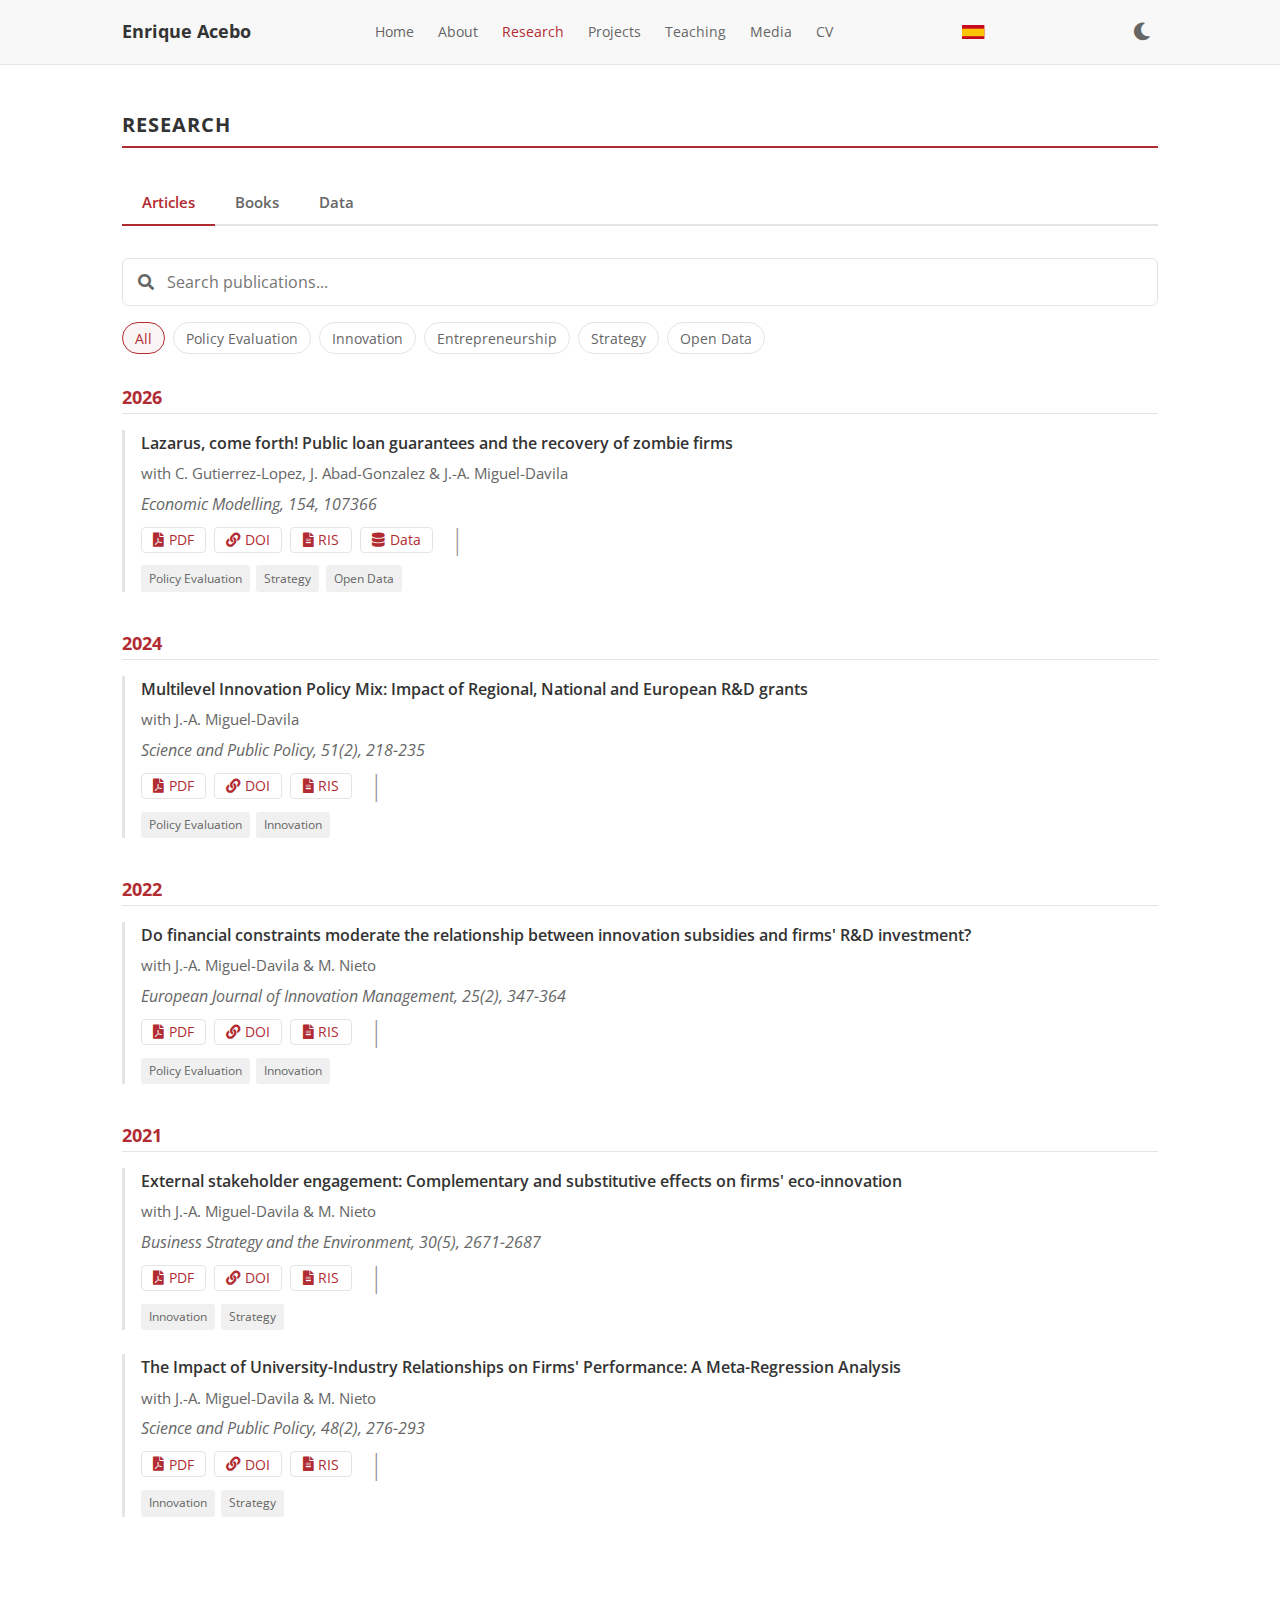
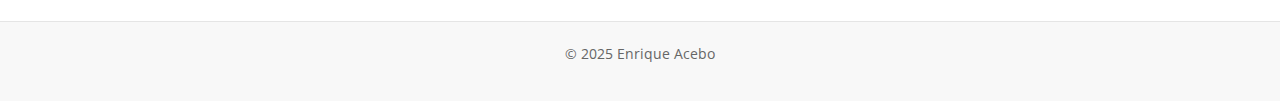
<file: publications.html>
<!DOCTYPE html>
<html lang="en">
<head>
    <meta charset="UTF-8">
    <meta name="viewport" content="width=device-width, initial-scale=1.0">
    <title>Research - Enrique Acebo</title>
    <meta name="description" content="Academic research by Enrique Acebo: articles, books, and book chapters in eco-innovation, innovation policy, and sustainable business.">
    <link rel="stylesheet" href="assets/css/style.css">
    <link rel="stylesheet" href="assets/css/fontawesome-all.min.css">
    <!-- Altmetric -->
    <script type="text/javascript" src="https://d1bxh8uas1mnw7.cloudfront.net/assets/embed.js"></script>
    <!-- Dimensions -->
    <script async src="https://badge.dimensions.ai/badge.js" charset="utf-8"></script>
    <style>
        /* Tabs */
        .tabs {
            display: flex;
            gap: 0;
            margin-bottom: 2rem;
            border-bottom: 2px solid #e5e5e5;
        }
        .tab-btn {
            padding: 0.75rem 1.25rem;
            background: none;
            border: none;
            font-size: 0.95rem;
            font-family: inherit;
            font-weight: 600;
            color: #666666;
            cursor: pointer;
            position: relative;
            transition: color 0.2s ease;
        }
        .tab-btn:hover {
            color: #b12b32;
        }
        .tab-btn.active {
            color: #b12b32;
        }
        .tab-btn.active::after {
            content: '';
            position: absolute;
            bottom: -2px;
            left: 0;
            right: 0;
            height: 2px;
            background-color: #b12b32;
        }
        .tab-content {
            display: none;
        }
        .tab-content.active {
            display: block;
        }
        .dark-mode .tabs {
            border-bottom-color: var(--border-color);
        }
        .dark-mode .tab-btn {
            color: var(--text-secondary);
        }
        .dark-mode .tab-btn:hover,
        .dark-mode .tab-btn.active {
            color: var(--accent);
        }
        .dark-mode .tab-btn.active::after {
            background-color: var(--accent);
        }
        /* Empty state */
        .empty-state {
            text-align: center;
            padding: 3rem;
            color: #666666;
        }
        .empty-state i {
            font-size: 2.5rem;
            margin-bottom: 1rem;
            opacity: 0.5;
        }
        .dark-mode .empty-state {
            color: var(--text-secondary);
        }
    </style>
</head>
<body>
    <!-- Header -->
    <header>
        <div class="header-content">
            <a href="index.html" class="site-title">Enrique Acebo</a>
            <button class="menu-toggle" aria-label="Toggle menu">&#9776;</button>
            <nav>
                <ul>
                    <li><a href="index.html" data-en="Home" data-es="Inicio">Home</a></li>
                    <li><a href="about.html" data-en="About" data-es="Sobre mí">About</a></li>
                    <li><a href="publications.html" class="active" data-en="Research" data-es="Investigación">Research</a></li>
                    <li><a href="projects.html" data-en="Projects" data-es="Proyectos">Projects</a></li>
                    <li><a href="teaching.html" data-en="Teaching" data-es="Docencia">Teaching</a></li>
                    <li><a href="media.html" data-en="Media" data-es="Medios">Media</a></li>
                    <li><a href="cv.html">CV</a></li>
                </ul>
            </nav>
            <div class="lang-switch">
                <button id="lang-toggle" aria-label="Cambiar a español" title="Cambiar a español"><svg viewBox="0 0 24 16" aria-hidden="true" focusable="false"><rect width="24" height="16" fill="#c60b1e"/><rect y="4" width="24" height="8" fill="#ffc400"/></svg></button>
            </div>
            <button class="theme-toggle" aria-label="Toggle dark mode">
                <i class="fas fa-moon"></i>
                <i class="fas fa-sun"></i>
            </button>
        </div>
    </header>

    <!-- Main Content -->
    <main>
        <div class="container">
            <section>
                <h1 class="section-title" data-en="Research" data-es="Investigación">Research</h1>

                <!-- Tabs -->
                <div class="tabs">
                    <button class="tab-btn active" data-tab="articles" data-en="Articles" data-es="Artículos">Articles</button>
                    <button class="tab-btn" data-tab="books" data-en="Books" data-es="Libros">Books</button>
                    <button class="tab-btn" data-tab="data" data-en="Data" data-es="Datos">Data</button>
                </div>

                <!-- Search and Filter Controls -->
                <div class="publications-controls">
                    <div class="search-box">
                        <i class="fas fa-search"></i>
                        <input type="text" id="search-input" placeholder="Search publications..." data-placeholder-en="Search publications..." data-placeholder-es="Buscar publicaciones...">
                    </div>
                    <div class="tags-filter">
                        <button class="tag-btn active" data-tag="all" data-en="All" data-es="Todas">All</button>
                        <button class="tag-btn" data-tag="policy-evaluation" data-en="Policy Evaluation" data-es="Evaluación de Políticas">Policy Evaluation</button>
                        <button class="tag-btn" data-tag="innovation" data-en="Innovation" data-es="Innovación">Innovation</button>
                        <button class="tag-btn" data-tag="entrepreneurship" data-en="Entrepreneurship" data-es="Emprendimiento">Entrepreneurship</button>
                        <button class="tag-btn" data-tag="strategy" data-en="Strategy" data-es="Estrategia">Strategy</button>
                        <button class="tag-btn" data-tag="data" data-en="Open Data" data-es="Datos Abiertos">Open Data</button>
                    </div>
                </div>

                <!-- No Results Message -->
                <p class="no-results" id="no-results" data-en="No publications found matching your search." data-es="No se encontraron publicaciones que coincidan con tu búsqueda.">No publications found matching your search.</p>

                <!-- Articles Tab -->
                <div class="tab-content active" id="articles">
                    <!-- 2026 -->
                    <div class="year-group" data-year="2026">
                        <h2 class="year-title">2026</h2>

                        <div class="publication" data-tags="policy-evaluation strategy data">
                            <p class="publication-title">
                                <a href="https://doi.org/10.1016/j.econmod.2025.107366" target="_blank" rel="noopener">
                                    Lazarus, come forth! Public loan guarantees and the recovery of zombie firms
                                </a>
                            </p>
                            <p class="publication-authors">
                                with C. Gutierrez-Lopez, J. Abad-Gonzalez
                                & J.-A. Miguel-Davila
                            </p>
                            <p class="publication-venue">Economic Modelling, 154, 107366</p>
                            <div class="publication-meta-row">
                                <div class="publication-links">
                                    <a href="documents/publications/10.1016-j.econmod.2025.107366.pdf" target="_blank"><i class="fas fa-file-pdf"></i> PDF</a>
                                    <a href="https://doi.org/10.1016/j.econmod.2025.107366" target="_blank" rel="noopener"><i class="fas fa-link"></i> DOI</a>
                                    <a href="documents/citations/10.1016-j.econmod.2025.107366.ris" target="_blank" download><i class="fas fa-file-alt"></i> RIS</a>
                                    <a href="https://data.mendeley.com/datasets/kv78gfs9ny/2" target="_blank" rel="noopener"><i class="fas fa-database"></i> Data</a>
                                </div>
                                <div class="publication-badges">
                                    <span class="__dimensions_badge_embed__" data-doi="10.1016/j.econmod.2025.107366" data-style="small_rectangle"></span>
                                    <div class="altmetric-embed" data-badge-type="2" data-doi="10.1016/j.econmod.2025.107366" data-hide-no-mentions="true"></div>
                                </div>
                            </div>
                            <div class="publication-tags">
                                <span class="publication-tag">Policy Evaluation</span>
                                <span class="publication-tag">Strategy</span>
                                <span class="publication-tag">Open Data</span>
                            </div>
                        </div>
                    </div>

                    <!-- 2024 -->
                    <div class="year-group" data-year="2024">
                        <h2 class="year-title">2024</h2>

                        <div class="publication" data-tags="policy-evaluation innovation">
                            <p class="publication-title">
                                <a href="https://academic.oup.com/spp/article/51/2/218/7329737" target="_blank" rel="noopener">
                                    Multilevel Innovation Policy Mix: Impact of Regional, National and European R&D grants
                                </a>
                            </p>
                            <p class="publication-authors">
                                with J.-A. Miguel-Davila
                            </p>
                            <p class="publication-venue">Science and Public Policy, 51(2), 218-235</p>
                            <div class="publication-meta-row">
                                <div class="publication-links">
                                    <a href="documents/publications/10.1093-scipol-scad057.pdf" target="_blank"><i class="fas fa-file-pdf"></i> PDF</a>
                                    <a href="https://doi.org/10.1093/scipol/scad057" target="_blank" rel="noopener"><i class="fas fa-link"></i> DOI</a>
                                    <a href="documents/citations/10.1093-scipol-scad057.ris" target="_blank" download><i class="fas fa-file-alt"></i> RIS</a>
                                </div>
                                <div class="publication-badges">
                                    <span class="__dimensions_badge_embed__" data-doi="10.1093/scipol/scad057" data-style="small_rectangle"></span>
                                    <div class="altmetric-embed" data-badge-type="2" data-doi="10.1093/scipol/scad057" data-hide-no-mentions="true"></div>
                                </div>
                            </div>
                            <div class="publication-tags">
                                <span class="publication-tag">Policy Evaluation</span>
                                <span class="publication-tag">Innovation</span>
                            </div>
                        </div>
                    </div>

                    <!-- 2022 -->
                    <div class="year-group" data-year="2022">
                        <h2 class="year-title">2022</h2>

                        <div class="publication" data-tags="policy-evaluation innovation">
                            <p class="publication-title">
                                <a href="https://doi.org/10.1108/EJIM-07-2020-0286" target="_blank" rel="noopener">
                                    Do financial constraints moderate the relationship between innovation subsidies and firms' R&D investment?
                                </a>
                            </p>
                            <p class="publication-authors">
                                with J.-A. Miguel-Davila
                                & M. Nieto
                            </p>
                            <p class="publication-venue">European Journal of Innovation Management, 25(2), 347-364</p>
                            <div class="publication-meta-row">
                                <div class="publication-links">
                                    <a href="documents/publications/10.1108-EJIM-07-2020-0286.pdf" target="_blank"><i class="fas fa-file-pdf"></i> PDF</a>
                                    <a href="https://doi.org/10.1108/EJIM-07-2020-0286" target="_blank" rel="noopener"><i class="fas fa-link"></i> DOI</a>
                                    <a href="documents/citations/10.1108-EJIM-07-2020-0286.ris" target="_blank" download><i class="fas fa-file-alt"></i> RIS</a>
                                </div>
                                <div class="publication-badges">
                                    <span class="__dimensions_badge_embed__" data-doi="10.1108/EJIM-07-2020-0286" data-style="small_rectangle"></span>
                                    <div class="altmetric-embed" data-badge-type="2" data-doi="10.1108/EJIM-07-2020-0286" data-hide-no-mentions="true"></div>
                                </div>
                            </div>
                            <div class="publication-tags">
                                <span class="publication-tag">Policy Evaluation</span>
                                <span class="publication-tag">Innovation</span>
                            </div>
                        </div>
                    </div>

                    <!-- 2021 -->
                    <div class="year-group" data-year="2021">
                        <h2 class="year-title">2021</h2>

                        <div class="publication" data-tags="innovation strategy">
                            <p class="publication-title">
                                <a href="https://doi.org/10.1002/bse.2770" target="_blank" rel="noopener">
                                    External stakeholder engagement: Complementary and substitutive effects on firms' eco-innovation
                                </a>
                            </p>
                            <p class="publication-authors">
                                with J.-A. Miguel-Davila
                                & M. Nieto
                            </p>
                            <p class="publication-venue">Business Strategy and the Environment, 30(5), 2671-2687</p>
                            <div class="publication-meta-row">
                                <div class="publication-links">
                                    <a href="documents/publications/10.1002-bse.2770.pdf" target="_blank"><i class="fas fa-file-pdf"></i> PDF</a>
                                    <a href="https://doi.org/10.1002/bse.2770" target="_blank" rel="noopener"><i class="fas fa-link"></i> DOI</a>
                                    <a href="documents/citations/10.1002-bse.2770.ris" target="_blank" download><i class="fas fa-file-alt"></i> RIS</a>
                                </div>
                                <div class="publication-badges">
                                    <span class="__dimensions_badge_embed__" data-doi="10.1002/bse.2770" data-style="small_rectangle"></span>
                                    <div class="altmetric-embed" data-badge-type="2" data-doi="10.1002/bse.2770" data-hide-no-mentions="true"></div>
                                </div>
                            </div>
                            <div class="publication-tags">
                                <span class="publication-tag">Innovation</span>
                                <span class="publication-tag">Strategy</span>
                            </div>
                        </div>

                        <div class="publication" data-tags="innovation strategy">
                            <p class="publication-title">
                                <a href="https://academic.oup.com/spp/article/48/2/276/6215148" target="_blank" rel="noopener">
                                    The Impact of University-Industry Relationships on Firms' Performance: A Meta-Regression Analysis
                                </a>
                            </p>
                            <p class="publication-authors">
                                with J.-A. Miguel-Davila
                                & M. Nieto
                            </p>
                            <p class="publication-venue">Science and Public Policy, 48(2), 276-293</p>
                            <div class="publication-meta-row">
                                <div class="publication-links">
                                    <a href="documents/publications/10.1093-scipol-scab025.pdf" target="_blank"><i class="fas fa-file-pdf"></i> PDF</a>
                                    <a href="https://doi.org/10.1093/scipol/scab025" target="_blank" rel="noopener"><i class="fas fa-link"></i> DOI</a>
                                    <a href="documents/citations/10.1093-scipol-scab025.ris" target="_blank" download><i class="fas fa-file-alt"></i> RIS</a>
                                </div>
                                <div class="publication-badges">
                                    <span class="__dimensions_badge_embed__" data-doi="10.1093/scipol/scab025" data-style="small_rectangle"></span>
                                    <div class="altmetric-embed" data-badge-type="2" data-doi="10.1093/scipol/scab025" data-hide-no-mentions="true"></div>
                                </div>
                            </div>
                            <div class="publication-tags">
                                <span class="publication-tag">Innovation</span>
                                <span class="publication-tag">Strategy</span>
                            </div>
                        </div>
                    </div>
                </div>

                <!-- Books Tab -->
                <div class="tab-content" id="books">
                    <div class="empty-state">
                        <i class="fas fa-book"></i>
                        <p data-en="Coming soon" data-es="Próximamente">Coming soon</p>
                    </div>
                </div>

                <!-- Data Tab -->
                <div class="tab-content" id="data">
                    <div class="year-group" data-year="2025">
                        <h2 class="year-title">2025</h2>
                        <div class="publication" data-tags="data policy-evaluation strategy">
                            <p class="publication-title">
                                <a href="https://data.mendeley.com/datasets/kv78gfs9ny/2" target="_blank" rel="noopener">
                                    ICO COVID-19: Public Loan Guarantees in Spain (2020-2021)
                                </a>
                            </p>
                            <p class="publication-authors">
                                Acebo, Enrique; Gutiérrez López, Cristina; Abad González, Julio; Miguel-Dávila, José-Ángel
                            </p>
                            <p class="publication-venue">Mendeley Data, V2 (2025)</p>
                            <div class="publication-meta-row">
                                <div class="publication-links">
                                    <a href="https://data.mendeley.com/datasets/kv78gfs9ny/2" target="_blank" rel="noopener"><i class="fas fa-database"></i> Data</a>
                                    <a href="https://doi.org/10.17632/kv78gfs9ny.2" target="_blank" rel="noopener"><i class="fas fa-link"></i> DOI</a>
                                    <a href="documents/citations/10.17632-kv78gfs9ny.2.ris" target="_blank" download><i class="fas fa-file-alt"></i> RIS</a>
                                </div>
                            </div>
                            <div class="publication-tags">
                                <span class="publication-tag">Open Data</span>
                                <span class="publication-tag">Policy Evaluation</span>
                                <span class="publication-tag">Strategy</span>
                            </div>
                        </div>
                    </div>
                </div>

            </section>
        </div>
    </main>

    <!-- Footer -->
    <footer>
        <div class="footer-content">
            <p class="copyright">&copy; 2025 Enrique Acebo</p>
        </div>
    </footer>

    <!-- Back to Top Button -->
    <button class="back-to-top" aria-label="Back to top">
        <i class="fas fa-arrow-up"></i>
    </button>

    <!-- Scripts -->
    <script src="assets/js/lang.js"></script>
    <script>
        // Mobile Menu Toggle
        document.querySelector('.menu-toggle').addEventListener('click', function() {
            document.querySelector('nav').classList.toggle('active');
        });

        // Dark Mode Toggle (auto-detect system preference)
        const themeToggle = document.querySelector('.theme-toggle');
        const savedTheme = localStorage.getItem('theme');
        const systemPrefersDark = window.matchMedia('(prefers-color-scheme: dark)').matches;

        if (savedTheme === 'dark' || (savedTheme === null && systemPrefersDark)) {
            document.documentElement.classList.add('dark-mode');
        }

        // Listen for system theme changes
        window.matchMedia('(prefers-color-scheme: dark)').addEventListener('change', e => {
            if (localStorage.getItem('theme') === null) {
                document.documentElement.classList.toggle('dark-mode', e.matches);
            }
        });

        themeToggle.addEventListener('click', function() {
            document.documentElement.classList.toggle('dark-mode');
            const isDark = document.documentElement.classList.contains('dark-mode');
            localStorage.setItem('theme', isDark ? 'dark' : 'light');
        });

        // Back to Top Button
        const backToTop = document.querySelector('.back-to-top');

        window.addEventListener('scroll', function() {
            if (window.scrollY > 300) {
                backToTop.classList.add('visible');
            } else {
                backToTop.classList.remove('visible');
            }
        });

        backToTop.addEventListener('click', function() {
            window.scrollTo({ top: 0, behavior: 'smooth' });
        });

        // Tabs
        const tabButtons = document.querySelectorAll('.tab-btn');
        const tabContents = document.querySelectorAll('.tab-content');

        tabButtons.forEach(btn => {
            btn.addEventListener('click', function() {
                const tabId = this.dataset.tab;

                // Update buttons
                tabButtons.forEach(b => b.classList.remove('active'));
                this.classList.add('active');

                // Update content
                tabContents.forEach(content => {
                    content.classList.remove('active');
                    if (content.id === tabId) {
                        content.classList.add('active');
                    }
                });

                // Reset search and filters when switching tabs
                searchInput.value = '';
                tagButtons.forEach(b => b.classList.remove('active'));
                document.querySelector('.tag-btn[data-tag="all"]').classList.add('active');
                filterPublications();
            });
        });

        // Publications Search
        const searchInput = document.getElementById('search-input');
        const noResults = document.getElementById('no-results');

        function filterPublications() {
            const activeTab = document.querySelector('.tab-content.active');
            const publications = activeTab.querySelectorAll('.publication');
            const yearGroups = activeTab.querySelectorAll('.year-group');
            const searchTerm = searchInput.value.toLowerCase();
            const activeTag = document.querySelector('.tag-btn.active').dataset.tag;
            let visibleCount = 0;

            publications.forEach(pub => {
                const text = pub.textContent.toLowerCase();
                const tags = pub.dataset.tags || '';

                const matchesSearch = text.includes(searchTerm);
                const matchesTag = activeTag === 'all' || tags.includes(activeTag);

                if (matchesSearch && matchesTag) {
                    pub.classList.remove('hidden');
                    visibleCount++;
                } else {
                    pub.classList.add('hidden');
                }
            });

            // Hide empty year groups
            yearGroups.forEach(group => {
                const visiblePubs = group.querySelectorAll('.publication:not(.hidden)');
                if (visiblePubs.length === 0) {
                    group.classList.add('hidden');
                } else {
                    group.classList.remove('hidden');
                }
            });

            // Show/hide no results message
            if (visibleCount === 0 && publications.length > 0) {
                noResults.classList.add('visible');
            } else {
                noResults.classList.remove('visible');
            }
        }

        searchInput.addEventListener('input', filterPublications);

        // Tag Filter
        const tagButtons = document.querySelectorAll('.tag-btn');

        tagButtons.forEach(btn => {
            btn.addEventListener('click', function() {
                tagButtons.forEach(b => b.classList.remove('active'));
                this.classList.add('active');
                filterPublications();
            });
        });
    </script>
</body>
</html>
</file>
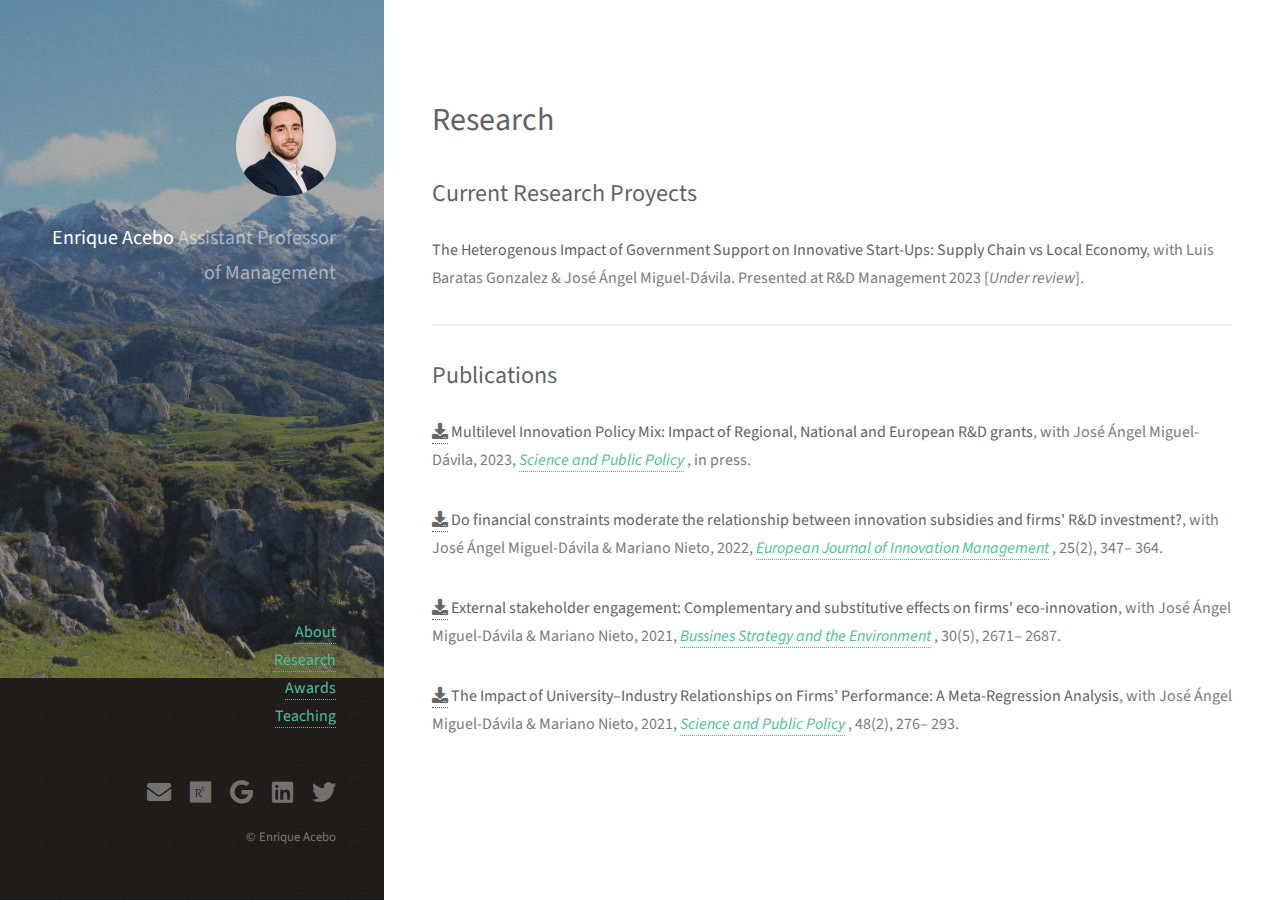
<file: research.html>
<!DOCTYPE HTML>
<!--
	Enrique Acebo's website
-->
<html>
	<head>
		<title>Enrique Acebo, Ph.D. – Personal Website</title>
		<meta charset="utf-8" />
		<meta name="viewport" content="width=device-width, initial-scale=1, user-scalable=no" />
		<link rel="stylesheet" href="assets/css/main.css" />
	</head>
	<body class="is-preload">

		<!-- Header -->
			<header id="header">
				<div class="inner">
					<a href="#" class="image avatar"><img src="images/avatar.jpeg" alt="" /></a>
					<h1><strong>Enrique Acebo</strong><br />
						Assistant Professor of Management	</h1>
				</div>
				  <nav>
						<ul style="list-style-type:none;">
					      <li><a href="index.html#one" > About</a></li>
								<li><a href="index.html#two" > Research</a></li>
								<li><a href="index.html#three" > Awards</a></li>
								<li><a href="index.html#four" > Teaching</a></li>
							</ul>
					  </nav>
					</section>
				</header>

				<!-- API Almetrics-->
				<script type='text/javascript' src='https://d1bxh8uas1mnw7.cloudfront.net/assets/embed.js'>
				</script>

				<!-- API Dimensions-->
				<script async src="https://badge.dimensions.ai/badge.js" charset="utf-8"></script>

			<!-- Main -->
				<div id="main">
					<h1>Research</h1>

					<h2>Current Research Proyects</h2>

						<p><b>The Heterogenous Impact of Government Support on Innovative Start-Ups: Supply Chain vs Local Economy</b>,
								with Luis Baratas Gonzalez & José Ángel Miguel-Dávila.
								Presented at R&D Management 2023
								[<i>Under review</i>].
 </p>

						<hr />
						<h2>Publications</h2>

						<p>
							<span> <a href=documents/publications/10.1093-scipol-scad057.pdf style="color:#666666" target="_blank"><i class="fa fa-download"></i></a></span>
								<b>Multilevel Innovation Policy Mix: Impact of Regional, National and European R&D grants</b></a>,
								with José Ángel Miguel-Dávila, 2023,
								<a href="https://academic.oup.com/spp/advance-article/doi/10.1093/scipol/scad057/7329737?utm_source=authortollfreelink&utm_campaign=spp&utm_medium=email&guestAccessKey=707f14f8-6c1a-487d-a530-18a43e8f2030"><i>Science and Public Policy</i></a>
								, in press.
								<span class="__dimensions_badge_embed__" data-doi="10.1093/scipol/scad057" data-hide-zero-citations="true" data-style="small_rectangle" style=display:inline></span>
							</p>

						<p>
							<span> <a href=documents/publications/10.1108-EJIM-07-2020-0286.pdf style="color:#666666" target="_blank"><i class="fa fa-download"></i></a></span>
								<b>Do financial constraints moderate the relationship between
								innovation subsidies and firms' R&D investment?</b></a>,
								with José Ángel Miguel-Dávila & Mariano Nieto, 2022,
								<a href="https://doi.org/10.1108/EJIM-07-2020-0286"><i>European Journal of Innovation Management</i></a>
								, 25(2), 347– 364.
								<span class="__dimensions_badge_embed__" data-doi="10.1108/EJIM-07-2020-0286" data-hide-zero-citations="true" data-style="small_rectangle" style=display:inline></span>
							</p>

						<p>
							<span> <a href=documents/publications/10.1002-bse.2770.pdf style="color:#666666" target="_blank"><i class="fa fa-download"></i></a></span>
								<b>External stakeholder engagement: Complementary and substitutive
								effects on firms' eco-innovation</b>, with José Ángel Miguel-Dávila & Mariano Nieto, 2021,
								<a href="https://doi.org/10.1002/bse.2770"><i>Bussines Strategy and the Environment</i></a>
								, 30(5), 2671– 2687.
								<span class="__dimensions_badge_embed__" data-doi="10.1002/bse.2770" data-hide-zero-citations="true" data-style="small_rectangle" display: "inline-block"</span>
							</p>

						<p>
							<span><a href=documents/publications/10.1093-scipol-scab025.pdf style="color:#666666" target="_blank"><i class="fa fa-download"></i></a></span>
								<b>The Impact of University–Industry Relationships on Firms’
								Performance: A Meta-Regression Analysis</b></a>,
								with José Ángel Miguel-Dávila & Mariano Nieto, 2021,
								<a href="https://academic.oup.com/spp/advance-article/doi/10.1093/scipol/scab025/6215148?guestAccessKey=dbf55b11-0c0c-4747-97dd-fe11994d4d1d"><i>Science and Public Policy</i></a>
								, 48(2), 276– 293.
								<a class="__dimensions_badge_embed__" data-doi="10.1093/scipol/scab025" data-hide-zero-citations="true" data-style="small_rectangle"></a>
							</p>

					<!-- Three
						<section id="three">
								<h2>Book Chapters</h2> -->

				<!-- Footer -->
					<footer id="footer">
						<div class="inner">
							<ul class="icons">
								<li><a href="mailto:e.acebo@unileon.es" class="icon solid fa-envelope"><span class="label">Email</span></a></li>
								<li><a href="https://www.researchgate.net/profile/Enrique-Acebo" class="icon brands fa-researchgate"><span class="label">Researchgate</span></a></li>
								<li><a href="https://scholar.google.com/citations?user=7_JEALYAAAAJ&hl=en" class="icon brands fa-google"><span class="label">Google scholar</span></a></li>
								<li><a href="https://www.linkedin.com/in/eacebo?originalSubdomain=en" class="icon brands fa-linkedin"><span class="label">Linkedin</span></a></li>
								<li><a href="https://twitter.com/EnriqueAcebo_" class="icon brands fa-twitter"><span class="label">Twitter</ﬂ></a></li>
							</ul>
							<ul class="copyright">
								<li>&copy; Enrique Acebo</li>
							</ul>
						</div>

					</footer>

					<!-- Scripts -->
						<script src="assets/js/jquery.min.js"></script>
						<script src="assets/js/jquery.poptrox.min.js"></script>
						<script src="assets/js/browser.min.js"></script>
						<script src="assets/js/breakpoints.min.js"></script>
						<script src="assets/js/util.js"></script>
						<script src="assets/js/main.js"></script>

	</body>
</html>
</file>
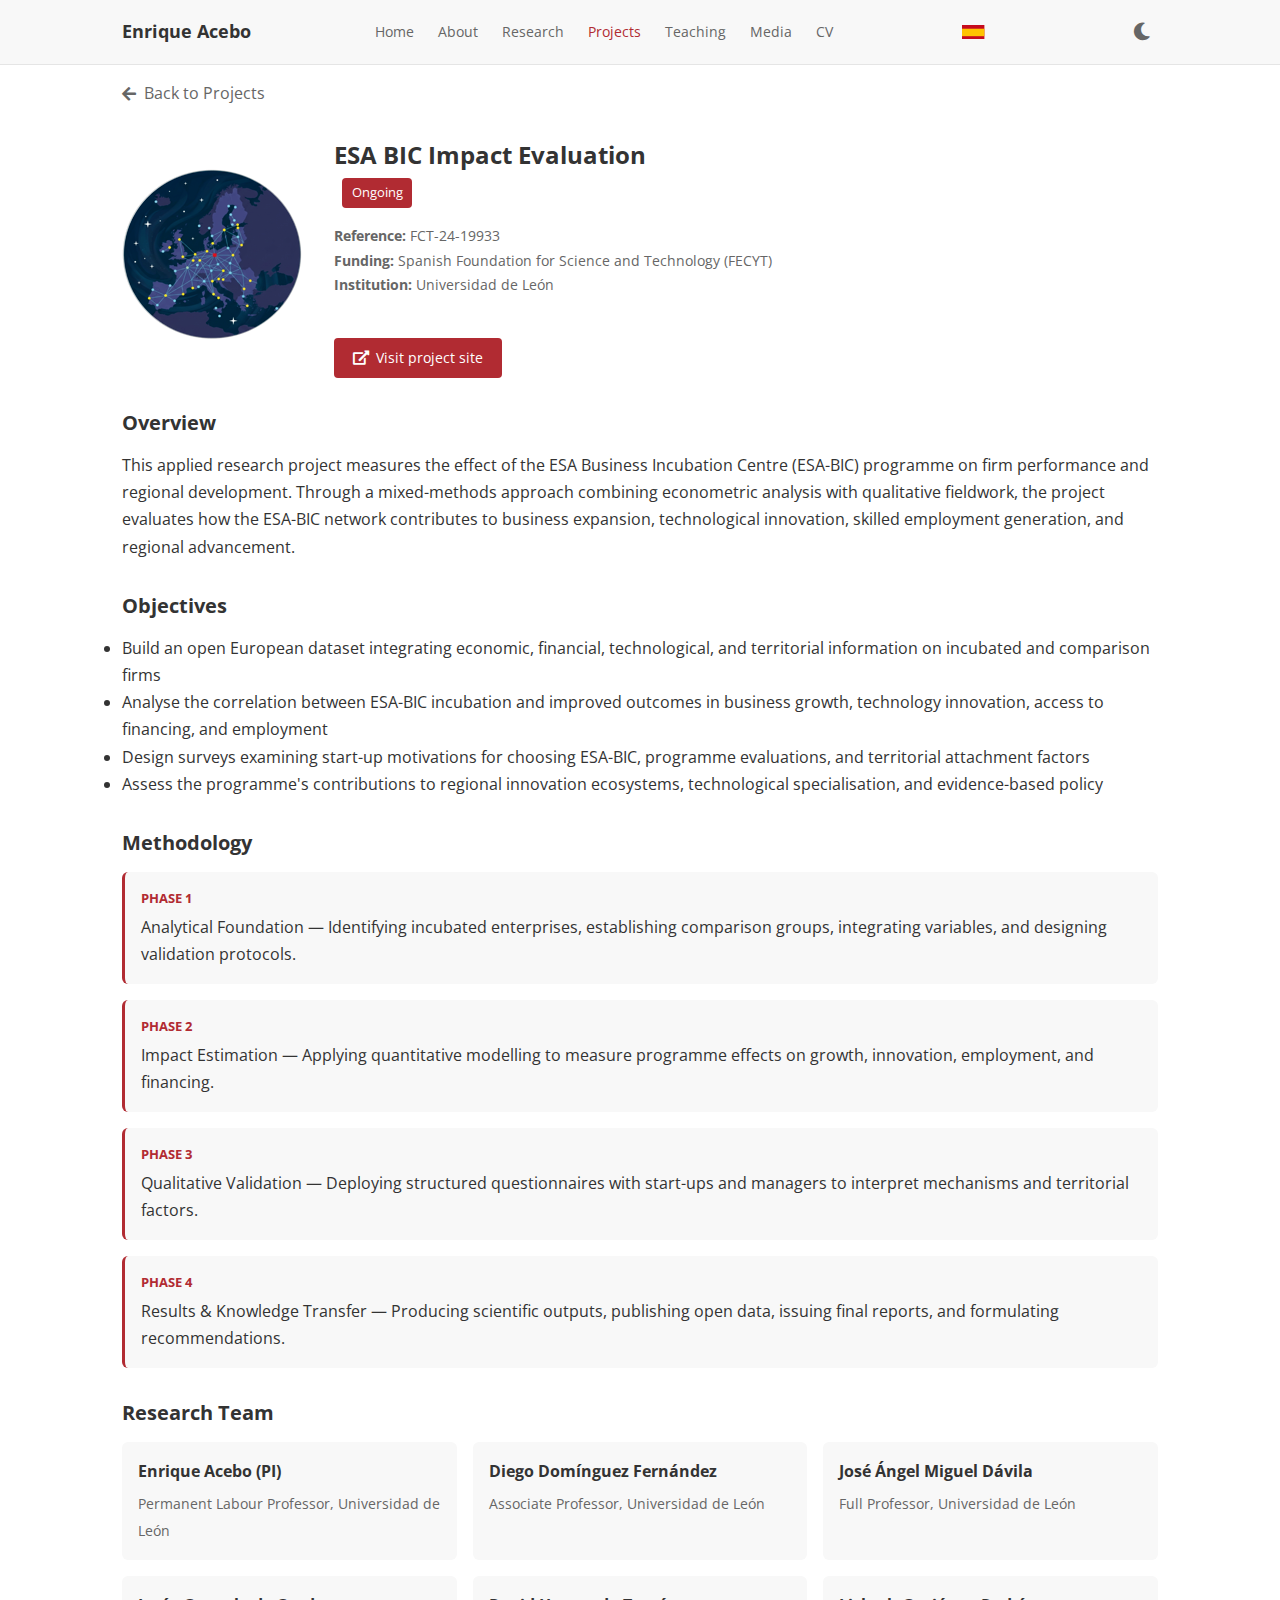
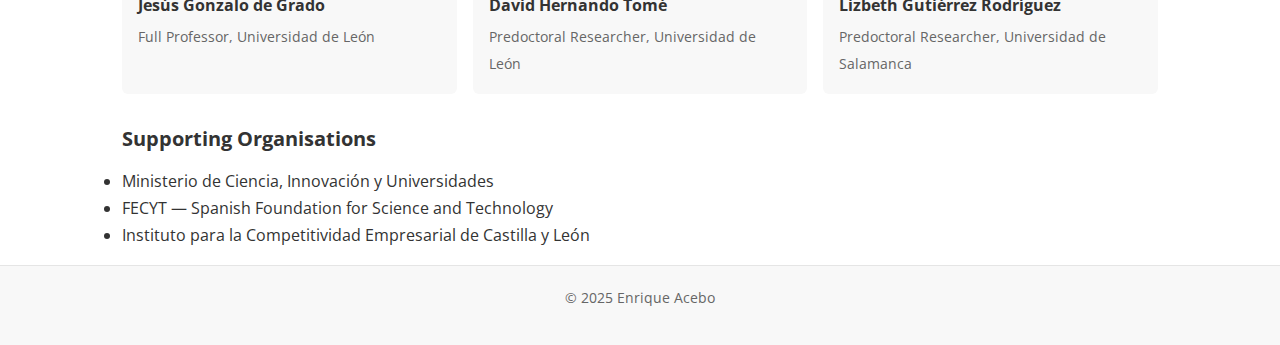
<file: projects/esabic-impact-evaluation.html>
<!DOCTYPE html>
<html lang="en">
<head>
    <meta charset="UTF-8">
    <meta name="viewport" content="width=device-width, initial-scale=1.0">
    <title>ESA BIC Impact Evaluation - Enrique Acebo</title>
    <meta name="description" content="Evaluating the impact of European Space Agency Business Incubation Centres on firm performance and regional development.">
    <link rel="stylesheet" href="../assets/css/style.css">
    <link rel="stylesheet" href="../assets/css/fontawesome-all.min.css">
    <style>
        .project-header {
            margin-bottom: 2rem;
        }
        .project-header h1 {
            font-size: 1.5rem;
            margin-bottom: 0.5rem;
        }
        .project-status {
            display: inline-block;
            padding: 0.25rem 0.6rem;
            font-size: 0.8rem;
            background-color: #b12b32;
            color: #ffffff;
            border-radius: 4px;
            margin-bottom: 1rem;
        }
        .project-meta {
            color: #666666;
            margin-bottom: 1.5rem;
        }
        .project-hero {
            display: flex;
            align-items: center;
            gap: 2rem;
            margin-bottom: 2rem;
        }
        .project-hero img {
            width: 180px;
            height: auto;
        }
        .project-hero-text {
            flex: 1;
        }
        .project-content h2 {
            margin-top: 2rem;
            margin-bottom: 1rem;
        }
        .back-link {
            display: inline-flex;
            align-items: center;
            gap: 0.5rem;
            margin-bottom: 2rem;
            color: #666666;
        }
        .back-link:hover {
            color: #b12b32;
        }
        .visit-btn {
            display: inline-flex;
            align-items: center;
            gap: 0.4rem;
            padding: 0.5rem 1.2rem;
            font-size: 0.9rem;
            border-radius: 4px;
            background: #b12b32;
            color: #fff;
            margin-top: 1rem;
            transition: background 0.2s;
        }
        .visit-btn:hover {
            background: #8e2228;
            color: #fff;
        }
        .team-grid {
            display: grid;
            grid-template-columns: repeat(auto-fill, minmax(280px, 1fr));
            gap: 1rem;
            margin-top: 1rem;
        }
        .team-member {
            padding: 1rem;
            background: #f8f8f8;
            border-radius: 6px;
        }
        .team-member strong {
            display: block;
            margin-bottom: 0.25rem;
        }
        .team-member span {
            font-size: 0.9rem;
            color: #666;
        }
        .phase-list {
            counter-reset: phase;
            list-style: none;
            padding: 0;
        }
        .phase-list li {
            counter-increment: phase;
            padding: 1rem;
            margin-bottom: 1rem;
            background: #f8f8f8;
            border-radius: 6px;
            border-left: 3px solid #b12b32;
        }
        .phase-list li::before {
            content: "Phase " counter(phase);
            display: block;
            font-weight: 700;
            font-size: 0.8rem;
            text-transform: uppercase;
            color: #b12b32;
            margin-bottom: 0.25rem;
        }
        .dark-mode .project-meta { color: var(--text-secondary); }
        .dark-mode .back-link { color: var(--text-secondary); }
        .dark-mode .back-link:hover { color: var(--accent); }
        .dark-mode .team-member { background: var(--bg-secondary); }
        .dark-mode .team-member span { color: var(--text-secondary); }
        .dark-mode .phase-list li { background: var(--bg-secondary); border-left-color: var(--accent); }
        .dark-mode .phase-list li::before { color: var(--accent); }
        .dark-mode .visit-btn { background: var(--accent); }
        @media (max-width: 600px) {
            .project-hero { flex-direction: column; text-align: center; }
        }
    </style>
</head>
<body>
    <!-- Header -->
    <header>
        <div class="header-content">
            <a href="../index.html" class="site-title">Enrique Acebo</a>
            <button class="menu-toggle" aria-label="Toggle menu">&#9776;</button>
            <nav>
                <ul>
                    <li><a href="../index.html" data-en="Home" data-es="Inicio">Home</a></li>
                    <li><a href="../about.html" data-en="About" data-es="Sobre mí">About</a></li>
                    <li><a href="../publications.html" data-en="Research" data-es="Investigación">Research</a></li>
                    <li><a href="../projects.html" class="active" data-en="Projects" data-es="Proyectos">Projects</a></li>
                    <li><a href="../teaching.html" data-en="Teaching" data-es="Docencia">Teaching</a></li>
                    <li><a href="../media.html" data-en="Media" data-es="Medios">Media</a></li>
                    <li><a href="../cv.html">CV</a></li>
                </ul>
            </nav>
            <div class="lang-switch">
                <button id="lang-toggle" aria-label="Cambiar a español" title="Cambiar a español"><svg viewBox="0 0 24 16" aria-hidden="true" focusable="false"><rect width="24" height="16" fill="#c60b1e"/><rect y="4" width="24" height="8" fill="#ffc400"/></svg></button>
            </div>
            <button class="theme-toggle" aria-label="Toggle dark mode">
                <i class="fas fa-moon"></i>
                <i class="fas fa-sun"></i>
            </button>
        </div>
    </header>

    <!-- Main Content -->
    <main>
        <div class="container">
            <a href="../projects.html" class="back-link">
                <i class="fas fa-arrow-left"></i> <span data-en="Back to Projects" data-es="Volver a Proyectos">Back to Projects</span>
            </a>

            <article class="project-header">
                <div class="project-hero">
                    <img src="../assets/img/proj/esabic.png" alt="ESA BIC Impact Evaluation">
                    <div class="project-hero-text">
                        <h1 data-en="ESA BIC Impact Evaluation" data-es="Evaluación de Impacto ESA BIC">ESA BIC Impact Evaluation</h1>
                        <span class="project-status" data-en="Ongoing" data-es="En Curso">Ongoing</span>
                        <p class="project-meta">
                            <strong data-en="Reference:" data-es="Referencia:">Reference:</strong> FCT-24-19933<br>
                            <strong data-en="Funding:" data-es="Financiación:">Funding:</strong> <span data-en="Spanish Foundation for Science and Technology (FECYT)" data-es="Fundación Española para la Ciencia y la Tecnología (FECYT)">Spanish Foundation for Science and Technology (FECYT)</span><br>
                            <strong data-en="Institution:" data-es="Institución:">Institution:</strong> Universidad de León
                        </p>
                        <a href="https://esabic-impact-evaluation.unileon.es/" target="_blank" class="visit-btn">
                            <i class="fas fa-external-link-alt"></i> <span data-en="Visit project site" data-es="Visitar sitio del proyecto">Visit project site</span>
                        </a>
                    </div>
                </div>
            </article>

            <div class="project-content">
                <h2 data-en="Overview" data-es="Resumen">Overview</h2>
                <p data-en="This applied research project measures the effect of the ESA Business Incubation Centre (ESA-BIC) programme on firm performance and regional development. Through a mixed-methods approach combining econometric analysis with qualitative fieldwork, the project evaluates how the ESA-BIC network contributes to business expansion, technological innovation, skilled employment generation, and regional advancement." data-es="Este proyecto de investigación aplicada mide el efecto del programa de Centros de Incubación Empresarial de la ESA (ESA-BIC) sobre el rendimiento empresarial y el desarrollo regional. Mediante un enfoque de métodos mixtos que combina análisis econométrico con trabajo de campo cualitativo, el proyecto evalúa cómo la red ESA-BIC contribuye a la expansión empresarial, la innovación tecnológica, la generación de empleo cualificado y el avance regional.">
                    This applied research project measures the effect of the ESA Business Incubation Centre (ESA-BIC) programme on firm performance and regional development. Through a mixed-methods approach combining econometric analysis with qualitative fieldwork, the project evaluates how the ESA-BIC network contributes to business expansion, technological innovation, skilled employment generation, and regional advancement.
                </p>

                <h2 data-en="Objectives" data-es="Objetivos">Objectives</h2>
                <ul>
                    <li data-en="Build an open European dataset integrating economic, financial, technological, and territorial information on incubated and comparison firms" data-es="Construir una base de datos europea abierta que integre información económica, financiera, tecnológica y territorial sobre empresas incubadas y de comparación">Build an open European dataset integrating economic, financial, technological, and territorial information on incubated and comparison firms</li>
                    <li data-en="Analyse the correlation between ESA-BIC incubation and improved outcomes in business growth, technology innovation, access to financing, and employment" data-es="Analizar la correlación entre la incubación ESA-BIC y mejores resultados en crecimiento empresarial, innovación tecnológica, acceso a financiación y empleo">Analyse the correlation between ESA-BIC incubation and improved outcomes in business growth, technology innovation, access to financing, and employment</li>
                    <li data-en="Design surveys examining start-up motivations for choosing ESA-BIC, programme evaluations, and territorial attachment factors" data-es="Diseñar encuestas que examinen las motivaciones de las start-ups para elegir ESA-BIC, evaluaciones del programa y factores de vinculación territorial">Design surveys examining start-up motivations for choosing ESA-BIC, programme evaluations, and territorial attachment factors</li>
                    <li data-en="Assess the programme's contributions to regional innovation ecosystems, technological specialisation, and evidence-based policy" data-es="Evaluar las contribuciones del programa a los ecosistemas regionales de innovación, la especialización tecnológica y las políticas basadas en evidencia">Assess the programme's contributions to regional innovation ecosystems, technological specialisation, and evidence-based policy</li>
                </ul>

                <h2 data-en="Methodology" data-es="Metodología">Methodology</h2>
                <ol class="phase-list">
                    <li data-en="Analytical Foundation — Identifying incubated enterprises, establishing comparison groups, integrating variables, and designing validation protocols." data-es="Fundamento Analítico — Identificación de empresas incubadas, establecimiento de grupos de comparación, integración de variables y diseño de protocolos de validación.">Analytical Foundation — Identifying incubated enterprises, establishing comparison groups, integrating variables, and designing validation protocols.</li>
                    <li data-en="Impact Estimation — Applying quantitative modelling to measure programme effects on growth, innovation, employment, and financing." data-es="Estimación de Impacto — Aplicación de modelización cuantitativa para medir los efectos del programa en crecimiento, innovación, empleo y financiación.">Impact Estimation — Applying quantitative modelling to measure programme effects on growth, innovation, employment, and financing.</li>
                    <li data-en="Qualitative Validation — Deploying structured questionnaires with start-ups and managers to interpret mechanisms and territorial factors." data-es="Validación Cualitativa — Despliegue de cuestionarios estructurados con start-ups y gestores para interpretar mecanismos y factores territoriales.">Qualitative Validation — Deploying structured questionnaires with start-ups and managers to interpret mechanisms and territorial factors.</li>
                    <li data-en="Results & Knowledge Transfer — Producing scientific outputs, publishing open data, issuing final reports, and formulating recommendations." data-es="Resultados y Transferencia — Producción de resultados científicos, publicación de datos abiertos, elaboración de informes finales y formulación de recomendaciones.">Results & Knowledge Transfer — Producing scientific outputs, publishing open data, issuing final reports, and formulating recommendations.</li>
                </ol>

                <h2 data-en="Research Team" data-es="Equipo de Investigación">Research Team</h2>
                <div class="team-grid">
                    <div class="team-member">
                        <strong>Enrique Acebo (PI)</strong>
                        <span data-en="Permanent Labour Professor, Universidad de León" data-es="Profesor Laboral Permanente, Universidad de León">Permanent Labour Professor, Universidad de León</span>
                    </div>
                    <div class="team-member">
                        <strong>Diego Domínguez Fernández</strong>
                        <span data-en="Associate Professor, Universidad de León" data-es="Profesor Asociado, Universidad de León">Associate Professor, Universidad de León</span>
                    </div>
                    <div class="team-member">
                        <strong>José Ángel Miguel Dávila</strong>
                        <span data-en="Full Professor, Universidad de León" data-es="Catedrático, Universidad de León">Full Professor, Universidad de León</span>
                    </div>
                    <div class="team-member">
                        <strong>Jesús Gonzalo de Grado</strong>
                        <span data-en="Full Professor, Universidad de León" data-es="Catedrático, Universidad de León">Full Professor, Universidad de León</span>
                    </div>
                    <div class="team-member">
                        <strong>David Hernando Tomé</strong>
                        <span data-en="Predoctoral Researcher, Universidad de León" data-es="Investigador Predoctoral, Universidad de León">Predoctoral Researcher, Universidad de León</span>
                    </div>
                    <div class="team-member">
                        <strong>Lizbeth Gutiérrez Rodríguez</strong>
                        <span data-en="Predoctoral Researcher, Universidad de Salamanca" data-es="Investigadora Predoctoral, Universidad de Salamanca">Predoctoral Researcher, Universidad de Salamanca</span>
                    </div>
                </div>

                <h2 data-en="Supporting Organisations" data-es="Entidades Colaboradoras">Supporting Organisations</h2>
                <ul>
                    <li data-en="Ministerio de Ciencia, Innovación y Universidades" data-es="Ministerio de Ciencia, Innovación y Universidades">Ministerio de Ciencia, Innovación y Universidades</li>
                    <li data-en="FECYT — Spanish Foundation for Science and Technology" data-es="FECYT — Fundación Española para la Ciencia y la Tecnología">FECYT — Spanish Foundation for Science and Technology</li>
                    <li data-en="Instituto para la Competitividad Empresarial de Castilla y León" data-es="Instituto para la Competitividad Empresarial de Castilla y León">Instituto para la Competitividad Empresarial de Castilla y León</li>
                </ul>
            </div>
        </div>
    </main>

    <!-- Footer -->
    <footer>
        <div class="footer-content">
            <p class="copyright">&copy; 2025 Enrique Acebo</p>
        </div>
    </footer>

    <!-- Back to Top Button -->
    <button class="back-to-top" aria-label="Back to top">
        <i class="fas fa-arrow-up"></i>
    </button>

    <!-- Scripts -->
    <script src="../assets/js/lang.js"></script>
    <script>
        document.querySelector('.menu-toggle').addEventListener('click', function() {
            document.querySelector('nav').classList.toggle('active');
        });

        const themeToggle = document.querySelector('.theme-toggle');
        const savedTheme = localStorage.getItem('theme');
        const systemPrefersDark = window.matchMedia('(prefers-color-scheme: dark)').matches;

        if (savedTheme === 'dark' || (savedTheme === null && systemPrefersDark)) {
            document.documentElement.classList.add('dark-mode');
        }

        window.matchMedia('(prefers-color-scheme: dark)').addEventListener('change', e => {
            if (localStorage.getItem('theme') === null) {
                document.documentElement.classList.toggle('dark-mode', e.matches);
            }
        });

        themeToggle.addEventListener('click', function() {
            document.documentElement.classList.toggle('dark-mode');
            const isDark = document.documentElement.classList.contains('dark-mode');
            localStorage.setItem('theme', isDark ? 'dark' : 'light');
        });

        const backToTop = document.querySelector('.back-to-top');
        window.addEventListener('scroll', function() {
            if (window.scrollY > 300) {
                backToTop.classList.add('visible');
            } else {
                backToTop.classList.remove('visible');
            }
        });
        backToTop.addEventListener('click', function() {
            window.scrollTo({ top: 0, behavior: 'smooth' });
        });
    </script>
</body>
</html>
</file>
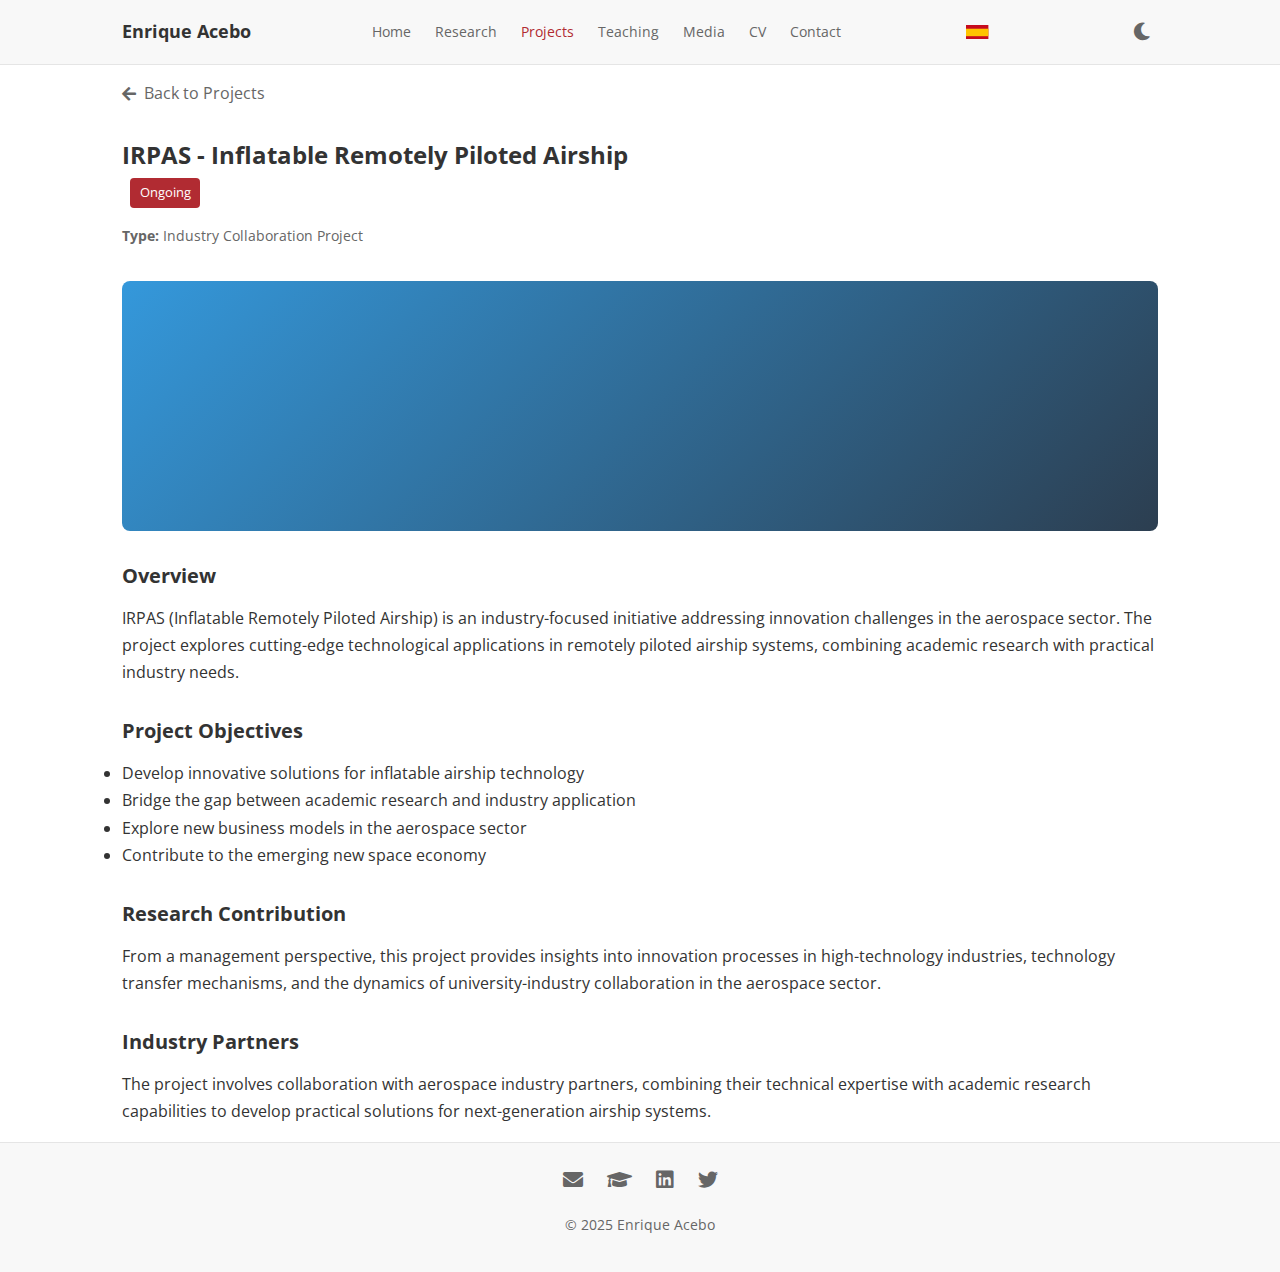
<file: projects/irpas.html>
<!DOCTYPE html>
<html lang="en">
<head>
    <meta charset="UTF-8">
    <meta name="viewport" content="width=device-width, initial-scale=1.0">
    <title>IRPAS Project - Enrique Acebo</title>
    <meta name="description" content="IRPAS - Inflatable Remotely Piloted Airship research project.">
    <link rel="stylesheet" href="../assets/css/style.css">
    <link rel="stylesheet" href="../assets/css/fontawesome-all.min.css">
    <style>
        .project-header {
            margin-bottom: 2rem;
        }
        .project-header h1 {
            font-size: 1.5rem;
            margin-bottom: 0.5rem;
        }
        .project-status {
            display: inline-block;
            padding: 0.25rem 0.6rem;
            font-size: 0.8rem;
            background-color: #b12b32;
            color: #ffffff;
            border-radius: 4px;
            margin-bottom: 1rem;
        }
        .project-meta {
            color: #666666;
            margin-bottom: 1.5rem;
        }
        .project-image {
            width: 100%;
            max-height: 400px;
            object-fit: cover;
            border-radius: 8px;
            margin-bottom: 2rem;
            background: linear-gradient(135deg, #3498db 0%, #2c3e50 100%);
            min-height: 250px;
        }
        .project-content h2 {
            margin-top: 2rem;
            margin-bottom: 1rem;
        }
        .back-link {
            display: inline-flex;
            align-items: center;
            gap: 0.5rem;
            margin-bottom: 2rem;
            color: #666666;
        }
        .back-link:hover {
            color: #b12b32;
        }
        .dark-mode .project-meta {
            color: var(--text-secondary);
        }
        .dark-mode .back-link {
            color: var(--text-secondary);
        }
        .dark-mode .back-link:hover {
            color: var(--accent);
        }
    </style>
</head>
<body>
    <!-- Header -->
    <header>
        <div class="header-content">
            <a href="../index.html" class="site-title">Enrique Acebo</a>
            <button class="menu-toggle" aria-label="Toggle menu">&#9776;</button>
            <nav>
                <ul>
                    <li><a href="../index.html" data-en="Home" data-es="Inicio">Home</a></li>
                    <li><a href="../publications.html" data-en="Research" data-es="Investigación">Research</a></li>
                    <li><a href="../projects.html" class="active" data-en="Projects" data-es="Proyectos">Projects</a></li>
                    <li><a href="../teaching.html" data-en="Teaching" data-es="Docencia">Teaching</a></li>
                    <li><a href="../media.html" data-en="Media" data-es="Medios">Media</a></li>
                    <li><a href="../cv.html">CV</a></li>
                    <li><a href="../contact.html" data-en="Contact" data-es="Contacto">Contact</a></li>
                </ul>
            </nav>
            <div class="lang-switch">
                <button id="lang-toggle" aria-label="Cambiar a español" title="Cambiar a español">🇪🇸</button>
            </div>
            <button class="theme-toggle" aria-label="Toggle dark mode">
                <i class="fas fa-moon"></i>
                <i class="fas fa-sun"></i>
            </button>
        </div>
    </header>

    <!-- Main Content -->
    <main>
        <div class="container">
            <a href="../projects.html" class="back-link">
                <i class="fas fa-arrow-left"></i> <span data-en="Back to Projects" data-es="Volver a Proyectos">Back to Projects</span>
            </a>

            <article class="project-header">
                <h1>IRPAS - Inflatable Remotely Piloted Airship</h1>
                <span class="project-status" data-en="Ongoing" data-es="En Curso">Ongoing</span>
                <p class="project-meta">
                    <strong data-en="Type:" data-es="Tipo:">Type:</strong> <span data-en="Industry Collaboration Project" data-es="Proyecto de Colaboración con la Industria">Industry Collaboration Project</span>
                </p>
            </article>

            <div class="project-image"></div>

            <div class="project-content">
                <h2 data-en="Overview" data-es="Resumen">Overview</h2>
                <p data-en="IRPAS (Inflatable Remotely Piloted Airship) is an industry-focused initiative addressing innovation challenges in the aerospace sector. The project explores cutting-edge technological applications in remotely piloted airship systems, combining academic research with practical industry needs." data-es="IRPAS (Dirigible Pilotado Remotamente Inflable) es una iniciativa orientada a la industria que aborda los desafíos de innovación en el sector aeroespacial. El proyecto explora aplicaciones tecnológicas de vanguardia en sistemas de dirigibles pilotados remotamente, combinando investigación académica con necesidades prácticas de la industria.">
                    IRPAS (Inflatable Remotely Piloted Airship) is an industry-focused initiative addressing
                    innovation challenges in the aerospace sector. The project explores cutting-edge technological
                    applications in remotely piloted airship systems, combining academic research with practical
                    industry needs.
                </p>

                <h2 data-en="Project Objectives" data-es="Objetivos del Proyecto">Project Objectives</h2>
                <ul>
                    <li data-en="Develop innovative solutions for inflatable airship technology" data-es="Desarrollar soluciones innovadoras para tecnología de dirigibles inflables">Develop innovative solutions for inflatable airship technology</li>
                    <li data-en="Bridge the gap between academic research and industry application" data-es="Cerrar la brecha entre la investigación académica y la aplicación industrial">Bridge the gap between academic research and industry application</li>
                    <li data-en="Explore new business models in the aerospace sector" data-es="Explorar nuevos modelos de negocio en el sector aeroespacial">Explore new business models in the aerospace sector</li>
                    <li data-en="Contribute to the emerging new space economy" data-es="Contribuir a la emergente nueva economía espacial">Contribute to the emerging new space economy</li>
                </ul>

                <h2 data-en="Research Contribution" data-es="Contribución a la Investigación">Research Contribution</h2>
                <p data-en="From a management perspective, this project provides insights into innovation processes in high-technology industries, technology transfer mechanisms, and the dynamics of university-industry collaboration in the aerospace sector." data-es="Desde una perspectiva de gestión, este proyecto proporciona conocimientos sobre los procesos de innovación en industrias de alta tecnología, los mecanismos de transferencia tecnológica y la dinámica de la colaboración universidad-industria en el sector aeroespacial.">
                    From a management perspective, this project provides insights into innovation processes
                    in high-technology industries, technology transfer mechanisms, and the dynamics of
                    university-industry collaboration in the aerospace sector.
                </p>

                <h2 data-en="Industry Partners" data-es="Socios Industriales">Industry Partners</h2>
                <p data-en="The project involves collaboration with aerospace industry partners, combining their technical expertise with academic research capabilities to develop practical solutions for next-generation airship systems." data-es="El proyecto implica colaboración con socios de la industria aeroespacial, combinando su experiencia técnica con las capacidades de investigación académica para desarrollar soluciones prácticas para sistemas de dirigibles de próxima generación.">
                    The project involves collaboration with aerospace industry partners, combining their
                    technical expertise with academic research capabilities to develop practical solutions
                    for next-generation airship systems.
                </p>
            </div>
        </div>
    </main>

    <!-- Footer -->
    <footer>
        <div class="footer-content">
            <div class="footer-links">
                <a href="mailto:e.acebo@unileon.es" title="Email"><i class="fas fa-envelope"></i></a>
                <a href="https://scholar.google.com/citations?user=7_JEALYAAAAJ&hl=en" target="_blank" rel="noopener" title="Google Scholar"><i class="fas fa-graduation-cap"></i></a>
                <a href="https://www.linkedin.com/in/eacebo" target="_blank" rel="noopener" title="LinkedIn"><i class="fab fa-linkedin"></i></a>
                <a href="https://twitter.com/EnriqueAcebo_" target="_blank" rel="noopener" title="X (Twitter)"><i class="fab fa-twitter"></i></a>
            </div>
            <p class="copyright">&copy; 2025 Enrique Acebo</p>
        </div>
    </footer>

    <!-- Back to Top Button -->
    <button class="back-to-top" aria-label="Back to top">
        <i class="fas fa-arrow-up"></i>
    </button>

    <!-- Scripts -->
    <script src="../assets/js/lang.js"></script>
    <script>
        document.querySelector('.menu-toggle').addEventListener('click', function() {
            document.querySelector('nav').classList.toggle('active');
        });

        const themeToggle = document.querySelector('.theme-toggle');
        const savedTheme = localStorage.getItem('theme');
        const systemPrefersDark = window.matchMedia('(prefers-color-scheme: dark)').matches;

        if (savedTheme === 'dark' || (savedTheme === null && systemPrefersDark)) {
            document.documentElement.classList.add('dark-mode');
        }

        window.matchMedia('(prefers-color-scheme: dark)').addEventListener('change', e => {
            if (localStorage.getItem('theme') === null) {
                document.documentElement.classList.toggle('dark-mode', e.matches);
            }
        });

        themeToggle.addEventListener('click', function() {
            document.documentElement.classList.toggle('dark-mode');
            const isDark = document.documentElement.classList.contains('dark-mode');
            localStorage.setItem('theme', isDark ? 'dark' : 'light');
        });

        const backToTop = document.querySelector('.back-to-top');
        window.addEventListener('scroll', function() {
            if (window.scrollY > 300) {
                backToTop.classList.add('visible');
            } else {
                backToTop.classList.remove('visible');
            }
        });
        backToTop.addEventListener('click', function() {
            window.scrollTo({ top: 0, behavior: 'smooth' });
        });
    </script>
</body>
</html>
</file>
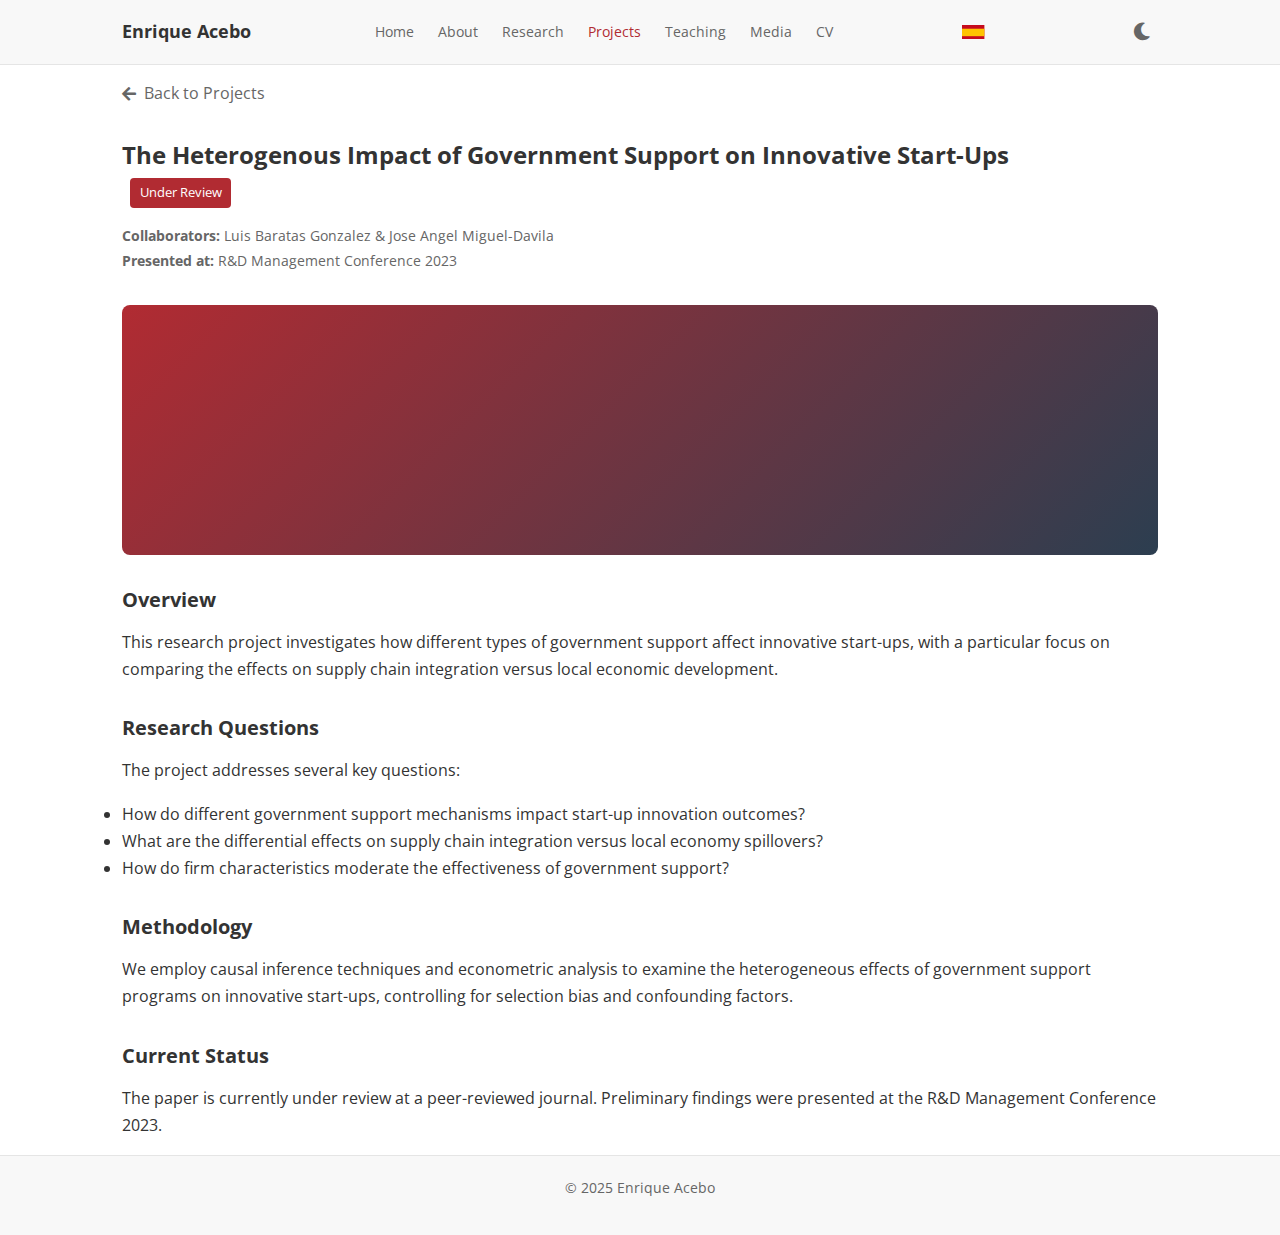
<file: projects/startups-government-support.html>
<!DOCTYPE html>
<html lang="en">
<head>
    <meta charset="UTF-8">
    <meta name="viewport" content="width=device-width, initial-scale=1.0">
    <title>Government Support on Start-Ups - Enrique Acebo</title>
    <meta name="description" content="Research project on the heterogenous impact of government support on innovative start-ups.">
    <link rel="stylesheet" href="../assets/css/style.css">
    <link rel="stylesheet" href="../assets/css/fontawesome-all.min.css">
    <style>
        .project-header {
            margin-bottom: 2rem;
        }
        .project-header h1 {
            font-size: 1.5rem;
            margin-bottom: 0.5rem;
        }
        .project-status {
            display: inline-block;
            padding: 0.25rem 0.6rem;
            font-size: 0.8rem;
            background-color: #b12b32;
            color: #ffffff;
            border-radius: 4px;
            margin-bottom: 1rem;
        }
        .project-meta {
            color: #666666;
            margin-bottom: 1.5rem;
        }
        .project-image {
            width: 100%;
            max-height: 400px;
            object-fit: cover;
            border-radius: 8px;
            margin-bottom: 2rem;
            background: linear-gradient(135deg, #b12b32 0%, #2c3e50 100%);
            min-height: 250px;
        }
        .project-content h2 {
            margin-top: 2rem;
            margin-bottom: 1rem;
        }
        .back-link {
            display: inline-flex;
            align-items: center;
            gap: 0.5rem;
            margin-bottom: 2rem;
            color: #666666;
        }
        .back-link:hover {
            color: #b12b32;
        }
        .dark-mode .project-meta {
            color: var(--text-secondary);
        }
        .dark-mode .back-link {
            color: var(--text-secondary);
        }
        .dark-mode .back-link:hover {
            color: var(--accent);
        }
    </style>
</head>
<body>
    <!-- Header -->
    <header>
        <div class="header-content">
            <a href="../index.html" class="site-title">Enrique Acebo</a>
            <button class="menu-toggle" aria-label="Toggle menu">&#9776;</button>
            <nav>
                <ul>
                    <li><a href="../index.html" data-en="Home" data-es="Inicio">Home</a></li>
                    <li><a href="../about.html" data-en="About" data-es="Sobre mí">About</a></li>
                    <li><a href="../publications.html" data-en="Research" data-es="Investigación">Research</a></li>
                    <li><a href="../projects.html" class="active" data-en="Projects" data-es="Proyectos">Projects</a></li>
                    <li><a href="../teaching.html" data-en="Teaching" data-es="Docencia">Teaching</a></li>
                    <li><a href="../media.html" data-en="Media" data-es="Medios">Media</a></li>
                    <li><a href="../cv.html">CV</a></li>
                </ul>
            </nav>
            <div class="lang-switch">
                <button id="lang-toggle" aria-label="Cambiar a español" title="Cambiar a español"><svg viewBox="0 0 24 16" aria-hidden="true" focusable="false"><rect width="24" height="16" fill="#c60b1e"/><rect y="4" width="24" height="8" fill="#ffc400"/></svg></button>
            </div>
            <button class="theme-toggle" aria-label="Toggle dark mode">
                <i class="fas fa-moon"></i>
                <i class="fas fa-sun"></i>
            </button>
        </div>
    </header>

    <!-- Main Content -->
    <main>
        <div class="container">
            <a href="../projects.html" class="back-link">
                <i class="fas fa-arrow-left"></i> <span data-en="Back to Projects" data-es="Volver a Proyectos">Back to Projects</span>
            </a>

            <article class="project-header">
                <h1 data-en="The Heterogenous Impact of Government Support on Innovative Start-Ups" data-es="El Impacto Heterogéneo del Apoyo Gubernamental en Start-Ups Innovadoras">The Heterogenous Impact of Government Support on Innovative Start-Ups</h1>
                <span class="project-status" data-en="Under Review" data-es="En Revisión">Under Review</span>
                <p class="project-meta">
                    <strong data-en="Collaborators:" data-es="Colaboradores:">Collaborators:</strong> Luis Baratas Gonzalez & Jose Angel Miguel-Davila<br>
                    <strong data-en="Presented at:" data-es="Presentado en:">Presented at:</strong> R&D Management Conference 2023
                </p>
            </article>

            <div class="project-image"></div>

            <div class="project-content">
                <h2 data-en="Overview" data-es="Resumen">Overview</h2>
                <p data-en="This research project investigates how different types of government support affect innovative start-ups, with a particular focus on comparing the effects on supply chain integration versus local economic development." data-es="Este proyecto de investigación investiga cómo los diferentes tipos de apoyo gubernamental afectan a las start-ups innovadoras, con un enfoque particular en comparar los efectos en la integración de la cadena de suministro frente al desarrollo económico local.">
                    This research project investigates how different types of government support affect innovative
                    start-ups, with a particular focus on comparing the effects on supply chain integration versus
                    local economic development.
                </p>

                <h2 data-en="Research Questions" data-es="Preguntas de Investigación">Research Questions</h2>
                <p data-en="The project addresses several key questions:" data-es="El proyecto aborda varias preguntas clave:">
                    The project addresses several key questions:
                </p>
                <ul>
                    <li data-en="How do different government support mechanisms impact start-up innovation outcomes?" data-es="¿Cómo impactan los diferentes mecanismos de apoyo gubernamental en los resultados de innovación de las start-ups?">How do different government support mechanisms impact start-up innovation outcomes?</li>
                    <li data-en="What are the differential effects on supply chain integration versus local economy spillovers?" data-es="¿Cuáles son los efectos diferenciales en la integración de la cadena de suministro frente a los efectos derrame en la economía local?">What are the differential effects on supply chain integration versus local economy spillovers?</li>
                    <li data-en="How do firm characteristics moderate the effectiveness of government support?" data-es="¿Cómo moderan las características de la empresa la efectividad del apoyo gubernamental?">How do firm characteristics moderate the effectiveness of government support?</li>
                </ul>

                <h2 data-en="Methodology" data-es="Metodología">Methodology</h2>
                <p data-en="We employ causal inference techniques and econometric analysis to examine the heterogeneous effects of government support programs on innovative start-ups, controlling for selection bias and confounding factors." data-es="Empleamos técnicas de inferencia causal y análisis econométrico para examinar los efectos heterogéneos de los programas de apoyo gubernamental en las start-ups innovadoras, controlando el sesgo de selección y los factores de confusión.">
                    We employ causal inference techniques and econometric analysis to examine the heterogeneous
                    effects of government support programs on innovative start-ups, controlling for selection
                    bias and confounding factors.
                </p>

                <h2 data-en="Current Status" data-es="Estado Actual">Current Status</h2>
                <p data-en="The paper is currently under review at a peer-reviewed journal. Preliminary findings were presented at the R&D Management Conference 2023." data-es="El artículo está actualmente en revisión en una revista con revisión por pares. Los hallazgos preliminares fueron presentados en la Conferencia de Gestión de I+D 2023.">
                    The paper is currently under review at a peer-reviewed journal. Preliminary findings were
                    presented at the R&D Management Conference 2023.
                </p>
            </div>
        </div>
    </main>

    <!-- Footer -->
    <footer>
        <div class="footer-content">
            <p class="copyright">&copy; 2025 Enrique Acebo</p>
        </div>
    </footer>

    <!-- Back to Top Button -->
    <button class="back-to-top" aria-label="Back to top">
        <i class="fas fa-arrow-up"></i>
    </button>

    <!-- Scripts -->
    <script src="../assets/js/lang.js"></script>
    <script>
        document.querySelector('.menu-toggle').addEventListener('click', function() {
            document.querySelector('nav').classList.toggle('active');
        });

        const themeToggle = document.querySelector('.theme-toggle');
        const savedTheme = localStorage.getItem('theme');
        const systemPrefersDark = window.matchMedia('(prefers-color-scheme: dark)').matches;

        if (savedTheme === 'dark' || (savedTheme === null && systemPrefersDark)) {
            document.documentElement.classList.add('dark-mode');
        }

        window.matchMedia('(prefers-color-scheme: dark)').addEventListener('change', e => {
            if (localStorage.getItem('theme') === null) {
                document.documentElement.classList.toggle('dark-mode', e.matches);
            }
        });

        themeToggle.addEventListener('click', function() {
            document.documentElement.classList.toggle('dark-mode');
            const isDark = document.documentElement.classList.contains('dark-mode');
            localStorage.setItem('theme', isDark ? 'dark' : 'light');
        });

        const backToTop = document.querySelector('.back-to-top');
        window.addEventListener('scroll', function() {
            if (window.scrollY > 300) {
                backToTop.classList.add('visible');
            } else {
                backToTop.classList.remove('visible');
            }
        });
        backToTop.addEventListener('click', function() {
            window.scrollTo({ top: 0, behavior: 'smooth' });
        });
    </script>
</body>
</html>
</file>
<file: assets/css/style.css>
/* ========================================
   Enrique Acebo - Academic Website
   Minimalist Design
   ======================================== */

/* Google Fonts */
@import url('https://fonts.googleapis.com/css2?family=Open+Sans:wght@400;600;700&display=swap');

/* Reset & Base */
*, *::before, *::after {
    box-sizing: border-box;
    margin: 0;
    padding: 0;
}

html {
    scroll-behavior: smooth;
}

body {
    font-family: 'Open Sans', sans-serif;
    font-size: 16px;
    font-weight: 400;
    line-height: 1.7;
    color: #333333;
    background-color: #ffffff;
}

/* Typography */
h1, h2, h3, h4, h5, h6 {
    font-weight: 700;
    line-height: 1.3;
    margin-bottom: 1rem;
    color: #333333;
}

h1 { font-size: 1.5rem; }
h2 { font-size: 1.25rem; }
h3 { font-size: 1.1rem; }

p {
    margin-bottom: 1rem;
}

a {
    color: #b12b32;
    text-decoration: none;
    transition: color 0.2s ease;
}

a:hover {
    color: #8a2128;
    text-decoration: underline;
}

/* Layout */
.container {
    max-width: 1100px;
    margin: 0 auto;
    padding: 0 2rem;
}

/* Header */
header {
    background-color: #f8f8f8;
    border-bottom: 1px solid #e5e5e5;
    position: fixed;
    top: 0;
    left: 0;
    right: 0;
    z-index: 1000;
}

/* Header for home page - not fixed */
.home-page header {
    position: relative;
}

.home-page main {
    padding-top: 0;
}

.header-content {
    max-width: 1100px;
    margin: 0 auto;
    padding: 1rem 2rem;
    display: flex;
    justify-content: space-between;
    align-items: center;
}

.site-title {
    display: flex;
    align-items: center;
    height: 2rem;
    font-size: 1.1rem;
    font-weight: 700;
    line-height: 1;
    color: #333333;
    text-decoration: none;
}

.site-title:hover {
    color: #b12b32;
    text-decoration: none;
}

/* Navigation */
nav ul {
    list-style: none;
    display: flex;
    gap: 1.5rem;
    flex-wrap: wrap;
}

nav a {
    color: #666666;
    font-size: 0.9rem;
    font-weight: 400;
    text-decoration: none;
    transition: color 0.2s ease;
}

nav a:hover,
nav a.active {
    color: #b12b32;
}

/* Mobile menu toggle */
.menu-toggle {
    display: none;
    background: none;
    border: none;
    width: 2rem;
    height: 2rem;
    padding: 0;
    font-size: 1.5rem;
    line-height: 1;
    cursor: pointer;
    color: rgb(160, 160, 160);
    align-items: center;
    justify-content: center;
}

/* Main content */
main {
    padding-top: 80px;
    min-height: calc(100vh - 150px);
}

section {
    padding: 3rem 0;
}

section:first-child {
    padding-top: 2rem;
}

/* Main Content Layout */
.home-content {
    display: grid;
    grid-template-columns: 280px 1fr;
    gap: 3rem;
    max-width: 1100px;
    margin: 0 auto;
    padding: 2.5rem 2rem;
}

/* Sidebar (Left Column) */
.sidebar {
    position: relative;
}

.sidebar-photo {
    width: 100%;
    max-width: 250px;
    aspect-ratio: 1;
    object-fit: cover;
    border-radius: 8px;
    box-shadow: 0 2px 10px rgba(0,0,0,0.1);
    margin-bottom: 1.25rem;
}

.sidebar h1 {
    font-size: 1.4rem;
    margin-bottom: 0.25rem;
    line-height: 1.2;
}

.sidebar .title {
    color: #666666;
    font-size: 0.95rem;
    margin-bottom: 1.25rem;
}

.sidebar .email {
    color: #b12b32;
    margin-bottom: 1rem;
    display: block;
}

.sidebar .affiliation {
    color: #666666;
    font-size: 0.95rem;
    margin-bottom: 1.5rem;
    line-height: 1.5;
}

.sidebar .academic-links {
    flex-direction: column;
    align-items: flex-start;
    gap: 0.5rem;
}

.sidebar .academic-links a {
    border: none;
    padding: 0.25rem 0;
    font-size: 0.95rem;
}

.sidebar .academic-links a:hover {
    border: none;
}

/* Main Content (Right Column) */
.main-content {
    padding-top: 0;
}

.main-content h2 {
    font-size: 1.25rem;
    font-weight: 700;
    margin-bottom: 0.75rem;
    color: #333333;
    text-transform: uppercase;
    letter-spacing: 0.03em;
}

.main-content .lead {
    font-size: 0.95rem;
    color: #666666;
    margin-bottom: 1.25rem;
    line-height: 1.6;
    font-style: italic;
}

.main-content p {
    font-size: 0.95rem;
    line-height: 1.7;
}

/* Legacy hero styles for compatibility */
.hero {
    display: flex;
    gap: 2rem;
    align-items: flex-start;
    padding: 2rem 0 3rem;
}

.hero-photo {
    flex-shrink: 0;
}

.hero-photo img {
    width: 150px;
    height: 150px;
    border-radius: 50%;
    object-fit: cover;
}

.hero-content h1 {
    margin-bottom: 0.25rem;
}

.hero-content .title {
    color: #666666;
    font-size: 1.1rem;
    margin-bottom: 0.25rem;
}

.hero-content .affiliation {
    color: #666666;
    margin-bottom: 1rem;
}

/* Academic Links */
.academic-links {
    display: flex;
    gap: 1rem;
    flex-wrap: wrap;
    margin-top: 1rem;
}

.academic-links a {
    display: inline-flex;
    align-items: center;
    gap: 0.4rem;
    padding: 0.4rem 0.8rem;
    border: 1px solid #e5e5e5;
    border-radius: 4px;
    font-size: 0.85rem;
    color: #666666;
    transition: all 0.2s ease;
}

.academic-links a:hover {
    border-color: #b12b32;
    color: #b12b32;
    text-decoration: none;
}

.academic-links svg,
.academic-links i {
    width: 16px;
    height: 16px;
}

/* Section Titles */
.section-title {
    font-size: 1.25rem;
    font-weight: 700;
    text-transform: uppercase;
    letter-spacing: 0.05em;
    margin-bottom: 2rem;
    padding-bottom: 0.5rem;
    border-bottom: 2px solid #b12b32;
}

/* About Section */
.about p {
    text-align: justify;
}

/* News Section */
.news-list {
    list-style: none;
}

.news-item {
    padding: 1rem 0;
    border-bottom: 1px solid #e5e5e5;
}

.news-item:last-child {
    border-bottom: none;
}

.news-date {
    font-size: 0.85rem;
    color: #666666;
    margin-bottom: 0.25rem;
}

/* Publications */
.year-group {
    margin-bottom: 2.5rem;
}

.year-title {
    font-size: 1.1rem;
    font-weight: 700;
    color: #b12b32;
    margin-bottom: 1rem;
    padding-bottom: 0.25rem;
    border-bottom: 1px solid #e5e5e5;
}

.publication {
    margin-bottom: 1.5rem;
    padding-left: 1rem;
    border-left: 3px solid #e5e5e5;
}

.publication:hover {
    border-left-color: #b12b32;
}

.publication-title {
    font-weight: 600;
    margin-bottom: 0.25rem;
}

.publication-title a {
    color: #333333;
}

.publication-title a:hover {
    color: #b12b32;
}

.publication-authors {
    font-size: 0.95rem;
    color: #666666;
    margin-bottom: 0.25rem;
}

.publication-venue {
    font-style: italic;
    color: #666666;
    margin-bottom: 0.5rem;
}

.publication-links {
    display: inline-flex;
    gap: 0.5rem;
    flex-wrap: wrap;
    margin-bottom: 0;
    margin-right: 0.75rem;
}

.publication-links a {
    font-size: 0.85rem;
    padding: 0.35rem 0.7rem;
    border: 1px solid #e5e5e5;
    border-radius: 4px;
    display: inline-flex;
    align-items: center;
    gap: 0.3rem;
    height: 26px;
    box-sizing: border-box;
}

.publication-links a:hover {
    border-color: #b12b32;
    text-decoration: none;
}

.publication-links a i {
    font-size: 0.9rem;
}

/* Projects */
.project {
    margin-bottom: 2rem;
    padding: 1.5rem;
    background-color: #f8f8f8;
    border-radius: 6px;
}

.project-title {
    font-weight: 600;
    margin-bottom: 0.5rem;
}

.project-meta {
    font-size: 0.9rem;
    color: #666666;
    margin-bottom: 0.75rem;
}

.project-status {
    display: inline-block;
    padding: 0.2rem 0.5rem;
    font-size: 0.8rem;
    background-color: #b12b32;
    color: #ffffff;
    border-radius: 3px;
    margin-left: 0.5rem;
}

/* Teaching */
.course {
    margin-bottom: 1.5rem;
    padding-bottom: 1.5rem;
    border-bottom: 1px solid #e5e5e5;
}

.course:last-child {
    border-bottom: none;
}

.course-title {
    font-weight: 600;
    margin-bottom: 0.25rem;
}

.course-meta {
    font-size: 0.95rem;
    color: #666666;
}

/* CV Page */
.cv-download {
    display: inline-flex;
    align-items: center;
    gap: 0.5rem;
    padding: 0.75rem 1.5rem;
    background-color: #b12b32;
    color: #ffffff;
    border: none;
    box-shadow: none;
    border-radius: 4px;
    font-weight: 600;
    margin-bottom: 2rem;
}

.cv-download:hover {
    background-color: #8a2128;
    color: #ffffff;
    text-decoration: none;
}

.cv-download:focus,
.cv-download:focus-visible {
    outline: none;
    box-shadow: 0 0 0 2px rgba(225, 76, 84, 0.45);
}

/* Awards List */
.awards-list {
    list-style: none;
}

.award-item {
    padding: 1rem 0;
    border-bottom: 1px solid #e5e5e5;
}

.award-item:last-child {
    border-bottom: none;
}

.award-title {
    font-weight: 600;
    margin-bottom: 0.25rem;
}

.award-details {
    font-size: 0.95rem;
    color: #666666;
}

/* Contact */
.contact-info {
    margin-bottom: 2rem;
}

.contact-item {
    display: flex;
    align-items: center;
    gap: 0.75rem;
    margin-bottom: 1rem;
    color: #666666;
}

.contact-item a {
    color: #333333;
}

/* Footer */
footer {
    background-color: #f8f8f8;
    border-top: 1px solid #e5e5e5;
    padding: 1.25rem 0;
    margin-top: 1rem;
}

.footer-content {
    max-width: 1100px;
    margin: 0 auto;
    padding: 0 2rem;
    text-align: center;
    position: relative;
}

.footer-links {
    display: flex;
    justify-content: center;
    align-items: center;
    gap: 1.5rem;
    margin-bottom: 1rem;
    min-height: 2rem;
    flex-wrap: wrap;
}

.footer-links a {
    color: #666666;
    font-size: 1.25rem;
    transition: color 0.2s ease;
}

.footer-links a:hover {
    color: #b12b32;
}

.copyright {
    font-size: 0.85rem;
    color: #666666;
}

/* Responsive Design - Single column for home */
@media (max-width: 900px) {
    .home-content {
        grid-template-columns: 1fr;
        max-width: 600px;
        padding: 1.5rem;
    }

    .sidebar {
        text-align: center;
    }

    .sidebar-photo {
        margin: 0 auto 1rem;
        max-width: 180px;
    }

    .sidebar .academic-links {
        flex-direction: row;
        justify-content: center;
        flex-wrap: wrap;
    }

    .main-content {
        padding-top: 1.5rem;
    }

    .main-content h2 {
        text-align: center;
    }

    .main-content .lead {
        text-align: center;
    }
}

/* Responsive Design - Mobile menu */
@media (max-width: 768px) {
    .header-content {
        flex-wrap: wrap;
    }

    .menu-toggle {
        display: flex;
        order: -1;
        margin-right: 0.4rem;
        transform: translateY(-1px);
    }

    .site-title {
        margin-right: auto;
    }

    nav {
        display: none;
        width: 100%;
        order: 10;
        padding-top: 1rem;
        background-color: #f8f8f8;
        border-top: 1px solid #e5e5e5;
        margin-top: 0.75rem;
        padding-bottom: 0.75rem;
    }

    nav.active {
        display: block;
    }

    nav ul {
        flex-direction: column;
        gap: 0.75rem;
    }

    .hero {
        flex-direction: column;
        text-align: center;
        align-items: center;
    }

    .academic-links {
        justify-content: center;
    }

    h1 { font-size: 1.35rem; }
    h2 { font-size: 1.1rem; }

    section {
        padding: 2rem 0;
    }

    .dark-mode nav {
        background-color: var(--bg-secondary);
        border-top-color: var(--border-color);
    }

    .dark-mode nav a {
        color: #ffffff;
    }

    .footer-content {
        padding: 0 1.25rem;
    }

}

@media (max-width: 480px) {
    .hero-photo img {
        width: 120px;
        height: 120px;
    }

    .academic-links a {
        padding: 0.3rem 0.6rem;
        font-size: 0.8rem;
    }

    .publication {
        padding-left: 0.75rem;
    }

    .sidebar-photo {
        max-width: 130px;
    }
}

/* Utility Classes */
.text-muted {
    color: #666666;
}

.text-accent {
    color: #b12b32;
}

.mb-0 { margin-bottom: 0; }
.mb-1 { margin-bottom: 0.5rem; }
.mb-2 { margin-bottom: 1rem; }
.mb-3 { margin-bottom: 1.5rem; }
.mb-4 { margin-bottom: 2rem; }

/* ========================================
   Dark Mode
   ======================================== */
.dark-mode {
    --bg-primary: #1a1a1a;
    --bg-secondary: #2d2d2d;
    --text-primary: #e0e0e0;
    --text-secondary: #a0a0a0;
    --border-color: #404040;
    --accent: #e04850;
}

.dark-mode body,
.dark-mode {
    background-color: var(--bg-primary);
    color: var(--text-primary);
}

.dark-mode header {
    background-color: var(--bg-secondary);
    border-bottom-color: var(--border-color);
}

.dark-mode .site-title,
.dark-mode h1, .dark-mode h2, .dark-mode h3,
.dark-mode h4, .dark-mode h5, .dark-mode h6 {
    color: var(--text-primary);
}

.dark-mode nav a,
.dark-mode .text-muted,
.dark-mode .publication-authors,
.dark-mode .publication-venue,
.dark-mode .course-meta,
.dark-mode .award-details,
.dark-mode .news-date {
    color: var(--text-secondary);
}

.dark-mode a {
    color: var(--accent);
}

.dark-mode .publication {
    border-left-color: var(--border-color);
}

.dark-mode .publication:hover {
    border-left-color: var(--accent);
}

.dark-mode .publication-title a {
    color: var(--text-primary);
}

.dark-mode .publication-links a,
.dark-mode .academic-links a {
    border-color: rgba(255, 255, 255, 0.35);
    color: #ffffff;
}

.dark-mode .publication-links a:hover,
.dark-mode .academic-links a:hover {
    border-color: var(--accent);
    color: var(--accent);
}

.dark-mode .sidebar .email {
    color: var(--accent);
}

.dark-mode .project {
    background-color: var(--bg-secondary);
}

.dark-mode .year-title {
    color: var(--accent);
    border-bottom-color: var(--border-color);
}

.dark-mode .section-title {
    border-bottom-color: var(--accent);
}

.dark-mode footer {
    background-color: var(--bg-secondary);
    border-top-color: var(--border-color);
}

.dark-mode .footer-links a {
    color: var(--text-secondary);
}

.dark-mode .news-item,
.dark-mode .course,
.dark-mode .award-item {
    border-bottom-color: var(--border-color);
}

.dark-mode .cv-download {
    background-color: var(--accent);
    color: #ffffff;
}

.dark-mode .cv-download:hover {
    background-color: #c43d45;
    color: #ffffff;
}

.dark-mode .sidebar-photo {
    box-shadow: 0 2px 10px rgba(0,0,0,0.3);
}

.dark-mode .main-content .lead {
    color: var(--text-secondary);
}

/* Language Switcher */
.lang-switch {
    display: flex;
    align-items: center;
    margin-right: 0.75rem;
}

.lang-switch button {
    background: none;
    border: none;
    width: 2rem;
    height: 2rem;
    padding: 0;
    display: flex;
    align-items: center;
    justify-content: center;
    cursor: pointer;
    font-family: inherit;
    font-size: 1.2rem;
    line-height: 1;
    transition: transform 0.2s ease;
}

.lang-switch button svg {
    width: 1.4rem;
    height: auto;
    display: block;
}

.lang-switch button:hover {
    transform: translateY(-1px);
}

.lang-switch button.active {
    background: none;
}

.dark-mode .lang-switch button {
    background: none;
}

.dark-mode .lang-switch button:hover {
    background: none;
}

.dark-mode .lang-switch button.active {
    background: none;
}

/* Dark Mode Toggle Button */
.theme-toggle {
    background: none;
    border: none;
    cursor: pointer;
    width: 2rem;
    height: 2rem;
    padding: 0;
    font-size: 1.1rem;
    line-height: 1;
    color: #666666;
    transition: color 0.2s ease;
    display: flex;
    align-items: center;
    justify-content: center;
}

.theme-toggle i {
    display: block;
    line-height: 1;
}

.theme-toggle:hover {
    color: #b12b32;
}

.dark-mode .theme-toggle {
    color: var(--text-secondary);
}

.dark-mode .theme-toggle:hover {
    color: var(--accent);
}

.theme-toggle .fa-sun {
    display: none;
}

.dark-mode .theme-toggle .fa-moon {
    display: none;
}

.dark-mode .theme-toggle .fa-sun {
    display: inline;
}

/* ========================================
   Back to Top Button
   ======================================== */
.back-to-top {
    position: fixed;
    bottom: 2rem;
    right: 2rem;
    width: 45px;
    height: 45px;
    background-color: #b12b32;
    color: #ffffff;
    border: none;
    border-radius: 50%;
    cursor: pointer;
    font-size: 1.2rem;
    display: flex;
    align-items: center;
    justify-content: center;
    opacity: 0;
    visibility: hidden;
    transition: all 0.3s ease;
    z-index: 999;
    box-shadow: 0 2px 10px rgba(0,0,0,0.2);
}

.back-to-top.visible {
    opacity: 1;
    visibility: visible;
}

.back-to-top:hover {
    background-color: #8a2128;
    transform: translateY(-3px);
}

.dark-mode .back-to-top {
    background-color: var(--accent);
}

.dark-mode .back-to-top:hover {
    background-color: #c43d45;
}

/* ========================================
   Publications Search & Filter
   ======================================== */
.publications-controls {
    margin-bottom: 2rem;
}

.search-box {
    position: relative;
    margin-bottom: 1rem;
}

.search-box input {
    width: 100%;
    padding: 0.75rem 1rem 0.75rem 2.75rem;
    border: 1px solid #e5e5e5;
    border-radius: 6px;
    font-size: 1rem;
    font-family: inherit;
    transition: border-color 0.2s ease;
}

.search-box input:focus {
    outline: none;
    border-color: #b12b32;
}

.search-box i {
    position: absolute;
    left: 1rem;
    top: 50%;
    transform: translateY(-50%);
    color: #666666;
}

.dark-mode .search-box input {
    background-color: var(--bg-secondary);
    border-color: var(--border-color);
    color: var(--text-primary);
}

.dark-mode .search-box input:focus {
    border-color: var(--accent);
}

/* Tags Filter */
.tags-filter {
    display: flex;
    flex-wrap: wrap;
    gap: 0.5rem;
    margin-bottom: 1.5rem;
}

.tag-btn {
    padding: 0.35rem 0.75rem;
    border: 1px solid #e5e5e5;
    border-radius: 20px;
    background: none;
    cursor: pointer;
    font-size: 0.85rem;
    font-family: inherit;
    color: #666666;
    transition: all 0.2s ease;
}

.tag-btn:hover,
.tag-btn.active {
    border-color: #b12b32;
    color: #b12b32;
    background-color: rgba(177, 43, 50, 0.05);
}

.dark-mode .tag-btn {
    border-color: var(--border-color);
    color: var(--text-secondary);
}

.dark-mode .tag-btn:hover,
.dark-mode .tag-btn.active {
    border-color: var(--accent);
    color: var(--accent);
    background-color: rgba(224, 72, 80, 0.1);
}

/* Publication Tags */
.publication-tags {
    display: flex;
    gap: 0.4rem;
    margin-top: 0.5rem;
    flex-wrap: wrap;
}

.publication-tag {
    font-size: 0.75rem;
    padding: 0.2rem 0.5rem;
    background-color: #f0f0f0;
    color: #666666;
    border-radius: 3px;
}

.dark-mode .publication-tag {
    background-color: var(--bg-secondary);
    color: var(--text-secondary);
}

/* Citation Badges */
.publication-badges {
    display: inline-flex;
    gap: 0.5rem;
    margin-bottom: 0;
    flex-wrap: wrap;
    align-items: center;
}

.publication-badges > span,
.publication-badges > div {
    display: inline-block;
    vertical-align: middle;
}

/* Keep Dimensions and Altmetric badges centered on the DOI row */
.publication-badges .__dimensions_badge_embed__,
.publication-badges .altmetric-embed {
    display: inline-flex;
    align-items: center;
    line-height: 1;
    margin-top: 0 !important;
    margin-bottom: 0 !important;
    vertical-align: middle !important;
}

.publication-badges .__dimensions_badge_embed__ iframe,
.publication-badges .altmetric-embed iframe,
.publication-badges .altmetric-embed a,
.publication-badges .altmetric-embed img {
    display: block;
    vertical-align: middle !important;
}

/* Links and badges container */
.publication-meta-row {
    display: flex;
    flex-wrap: wrap;
    align-items: center;
    gap: 0.75rem;
    margin-bottom: 0.75rem;
    min-height: 26px;
}

.publication-meta-row .publication-links {
    display: inline-flex;
    align-items: center;
    gap: 0.5rem;
}

.publication-meta-row .publication-badges {
    display: inline-flex;
    align-items: center;
    gap: 0.5rem;
}

.publication-meta-row .publication-badges::before {
    content: "|";
    color: #8f8f8f;
    font-size: 1.7rem;
    line-height: 1;
    font-weight: 300;
    display: inline-block;
    margin-left: -0.4rem;
    margin-right: 0.1rem;
    transform: translateY(-1px);
}

.publication-badges > span,
.publication-badges > div {
    display: inline-flex;
    align-items: center;
}

/* Author Links */
.publication-authors a {
    color: inherit;
    text-decoration: none;
    border-bottom: 1px dotted #999;
}

.publication-authors a:hover {
    color: #b12b32;
    border-bottom-color: #b12b32;
}

.dark-mode .publication-authors a:hover {
    color: var(--accent);
    border-bottom-color: var(--accent);
}

/* Hidden class for filtering */
.publication.hidden {
    display: none;
}

.year-group.hidden {
    display: none;
}

/* No results message */
.no-results {
    text-align: center;
    padding: 2rem;
    color: #666666;
    display: none;
}

.no-results.visible {
    display: block;
}

.dark-mode .no-results {
    color: var(--text-secondary);
}

/* ========================================
   Wharton-Style Profile Layout
   ======================================== */

.wharton-layout {
    display: grid;
    grid-template-columns: 1fr 380px;
    gap: 0;
    max-width: 1100px;
    margin: 0 auto;
    padding: 2.5rem 2rem;
}

/* Profile Column (Left) */
.profile-column {
    padding-right: 3rem;
}

.profile-name {
    font-size: 2rem;
    font-weight: 700;
    margin-bottom: 1.5rem;
    color: #333333;
}

.profile-header {
    display: flex;
    flex-direction: row;
    align-items: flex-start;
    gap: 1.5rem;
    margin-bottom: 1.75rem;
}

.profile-photo {
    width: 160px;
    min-width: 160px;
    aspect-ratio: 1;
    object-fit: cover;
    border-radius: 8px;
    box-shadow: 0 2px 10px rgba(0, 0, 0, 0.1);
}

.profile-titles {
    display: flex;
    flex-direction: column;
    gap: 0.25rem;
    padding-top: 0.25rem;
}

.profile-title {
    font-size: 0.95rem;
    color: #666666;
    margin-bottom: 0;
    line-height: 1.5;
}

/* Contact Box (details/summary) */
.contact-box {
    background-color: #f0f0f0;
    padding: 1.25rem 1.5rem 1.25rem;
    margin-bottom: 1.75rem;
}

.contact-box-title {
    font-size: 1.6rem;
    font-weight: 400;
    color: #999999;
    margin-bottom: 0.75rem;
    text-transform: none;
    letter-spacing: normal;
    list-style: none;
    cursor: pointer;
    display: flex;
    align-items: center;
    justify-content: space-between;
}

.contact-box-title::-webkit-details-marker {
    display: none;
}

.contact-box-title::after {
    content: "\f078";
    font-family: "Font Awesome 5 Free";
    font-weight: 900;
    font-size: 0.7rem;
    color: #999999;
    transition: transform 0.2s ease;
}

.contact-box[open] > .contact-box-title::after {
    transform: rotate(180deg);
}

.contact-grid {
    display: grid;
    grid-template-columns: 1fr 1fr;
    gap: 1.5rem;
}

.contact-col {
    display: flex;
    flex-direction: column;
    gap: 0.15rem;
    font-size: 0.95rem;
    line-height: 1.6;
}

.contact-label {
    font-weight: 700;
    color: #333333;
}

.contact-col a {
    color: #b12b32;
}

.contact-col span:not(.contact-label) {
    color: #555555;
}

/* Research Interests */
.research-interests {
    margin-bottom: 1rem;
    font-size: 0.95rem;
    line-height: 1.8;
}

.research-interests strong {
    margin-right: 0.5rem;
    color: #333333;
}

.research-interests span {
    color: #666666;
}

.research-interests span:not(:last-child)::after {
    content: " · ";
    color: #999999;
}

/* Profile Links */
.profile-links {
    margin-bottom: 2rem;
    font-size: 0.95rem;
    line-height: 1.8;
}

.profile-links strong {
    margin-right: 0.5rem;
    color: #333333;
}

.profile-links a {
    display: inline-flex;
    align-items: center;
    gap: 0.3rem;
    color: #b12b32;
    font-size: 0.9rem;
}

.profile-links a:not(:last-child)::after {
    content: " · ";
    color: #999999;
    margin: 0 0.25rem;
    text-decoration: none;
}

.profile-links a i {
    font-size: 0.85rem;
}

/* About Section */
.about-section h2 {
    font-size: 1.25rem;
    font-weight: 700;
    text-transform: uppercase;
    letter-spacing: 0.03em;
    margin-bottom: 0.75rem;
    color: #333333;
}

.about-section p {
    font-size: 0.95rem;
    line-height: 1.7;
}

/* Activity Sidebar (Right) */
.activity-sidebar {
    background-color: #f5f5f5;
    border-left: 3px solid #b12b32;
    padding: 2rem 1.5rem;
}

.activity-header {
    font-size: 1.4rem;
    font-weight: 700;
    margin-bottom: 1.75rem;
    color: #333333;
    text-transform: uppercase;
    letter-spacing: 0.03em;
}

.activity-section {
    margin-bottom: 2rem;
    padding-bottom: 2rem;
    border-bottom: 1px solid #d0d0d0;
}

.activity-section:last-child {
    border-bottom: none;
    margin-bottom: 0;
    padding-bottom: 0;
}

.activity-section h3 {
    font-size: 1.05rem;
    font-weight: 700;
    margin-bottom: 0.75rem;
    color: #333333;
}

.activity-item-title {
    font-weight: 600;
    font-size: 0.95rem;
    margin-bottom: 0.35rem;
    color: #333333;
    line-height: 1.4;
}

.activity-item-meta {
    font-size: 0.85rem;
    color: #666666;
    margin-bottom: 0.25rem;
}

.activity-item-venue {
    font-size: 0.85rem;
    color: #666666;
    margin-bottom: 0.75rem;
}

.activity-link {
    display: inline-block;
    font-size: 0.85rem;
    font-weight: 700;
    text-transform: uppercase;
    letter-spacing: 0.05em;
    color: #b12b32;
    margin-top: 0.5rem;
}

.activity-link:hover {
    color: #8a2128;
    text-decoration: underline;
}

/* ========================================
   Wharton Layout — Dark Mode
   ======================================== */

.dark-mode .profile-name {
    color: var(--text-primary);
}

.dark-mode .profile-title {
    color: var(--text-secondary);
}

.dark-mode .profile-photo {
    box-shadow: 0 2px 10px rgba(0, 0, 0, 0.3);
}

.dark-mode .contact-box {
    background-color: var(--bg-secondary);
}

.dark-mode .contact-box-title {
    color: #666666;
}

.dark-mode .contact-label {
    color: var(--text-primary);
}

.dark-mode .contact-col a {
    color: var(--accent);
}

.dark-mode .contact-col span:not(.contact-label) {
    color: var(--text-secondary);
}

.dark-mode .research-interests strong,
.dark-mode .profile-links strong {
    color: var(--text-primary);
}

.dark-mode .research-interests span {
    color: var(--text-secondary);
}

.dark-mode .research-interests span:not(:last-child)::after {
    color: var(--text-secondary);
}

.dark-mode .profile-links a {
    color: var(--accent);
}

.dark-mode .profile-links a:not(:last-child)::after {
    color: var(--text-secondary);
}

.dark-mode .about-section h2 {
    color: var(--text-primary);
}

.dark-mode .activity-sidebar {
    background-color: var(--bg-secondary);
    border-left-color: var(--accent);
}

.dark-mode .activity-header {
    color: var(--text-primary);
}

.dark-mode .activity-section {
    border-bottom-color: var(--border-color);
}

.dark-mode .activity-section h3 {
    color: var(--text-primary);
}

.dark-mode .activity-item-title {
    color: var(--text-primary);
}

.dark-mode .activity-item-meta,
.dark-mode .activity-item-venue {
    color: var(--text-secondary);
}

.dark-mode .activity-link {
    color: var(--accent);
}

.dark-mode .activity-link:hover {
    color: #c43d45;
}

/* ========================================
   Wharton Layout — Responsive
   ======================================== */

@media (max-width: 900px) {
    .wharton-layout {
        grid-template-columns: 1fr;
        max-width: 650px;
        padding: 1.5rem;
    }

    .profile-column {
        padding-right: 0;
    }

    .activity-sidebar {
        border-left: none;
        border-top: 3px solid #b12b32;
        margin-top: 2rem;
    }

    .dark-mode .activity-sidebar {
        border-top-color: var(--accent);
    }
}

@media (max-width: 768px) {
    .profile-name {
        font-size: 1.6rem;
    }

    .profile-header {
        flex-direction: column;
        align-items: center;
        text-align: center;
    }

    .profile-photo {
        width: 140px;
        min-width: 140px;
    }

    .profile-titles {
        align-items: center;
    }

    .contact-box {
        padding: 0;
        background: none;
    }

    .contact-box-title {
        background-color: #f0f0f0;
        padding: 1rem 1.25rem;
        margin-bottom: 0;
        font-size: 1.1rem;
    }

    .contact-box .contact-grid {
        grid-template-columns: 1fr;
        background-color: #f0f0f0;
        padding: 0 1.25rem 1.25rem;
    }

    .dark-mode .contact-box-title {
        background-color: var(--bg-secondary);
    }

    .dark-mode .contact-box .contact-grid {
        background-color: var(--bg-secondary);
    }

    .research-interests,
    .profile-links {
        text-align: center;
    }

    .about-section h2 {
        text-align: center;
    }
}
</file>
<file: assets/css/main.css>
@import url("fontawesome-all.min.css");
@import url("https://fonts.googleapis.com/css?family=Source+Sans+Pro:400,400italic");

/*
	Strata by HTML5 UP
	html5up.net | @ajlkn
	Free for personal and commercial use under the CCA 3.0 license (html5up.net/license)
*/

html, body, div, span, applet, object,
iframe, h1, h2, h3, h4, h5, h6, p, blockquote,
pre, a, abbr, acronym, address, big, cite,
code, del, dfn, em, img, ins, kbd, q, s, samp,
small, strike, strong, sub, sup, tt, var, b,
u, i, center, dl, dt, dd, ol, ul, li, fieldset,
form, label, legend, table, caption, tbody,
tfoot, thead, tr, th, td, article, aside,
canvas, details, embed, figure, figcaption,
footer, header, hgroup, menu, nav, output, ruby,
section, summary, time, mark, audio, video {
	margin: 0;
	padding: 0;
	border: 0;
	font-size: 100%;
	font: inherit;
	vertical-align: baseline;}

article, aside, details, figcaption, figure,
footer, header, hgroup, menu, nav, section {
	display: block;}

body {
	line-height: 1;
}

ol, ul {
	list-style: none;
}

blockquote, q {
	quotes: none;
}

	blockquote:before, blockquote:after, q:before, q:after {
		content: '';
		content: none;
	}

table {
	border-collapse: collapse;
	border-spacing: 0;
}

body {
	-webkit-text-size-adjust: none;
}

mark {
	background-color: transparent;
	color: inherit;
}

input::-moz-focus-inner {
	border: 0;
	padding: 0;
}

input, select, textarea {
	-moz-appearance: none;
	-webkit-appearance: none;
	-ms-appearance: none;
	appearance: none;
}

/* Basic */

	html {
		box-sizing: border-box;
	}

	*, *:before, *:after {
		box-sizing: inherit;
	}

	body {
		background: #fff;
	}

		body.is-preload *, body.is-preload *:before, body.is-preload *:after {
			-moz-animation: none !important;
			-webkit-animation: none !important;
			-ms-animation: none !important;
			animation: none !important;
			-moz-transition: none !important;
			-webkit-transition: none !important;
			-ms-transition: none !important;
			transition: none !important;
		}

	body, input, select, textarea {
		color: #7b7b7b;
		font-family: "Source Sans Pro", Helvetica, sans-serif;
		font-size: 16pt;
		font-weight: 400;
		line-height: 1.75em;
	}

	a {
		-moz-transition: color 0.2s ease-in-out, border-color 0.2s ease-in-out;
		-webkit-transition: color 0.2s ease-in-out, border-color 0.2s ease-in-out;
		-ms-transition: color 0.2s ease-in-out, border-color 0.2s ease-in-out;
		transition: color 0.2s ease-in-out, border-color 0.2s ease-in-out;
		border-bottom: dotted 1px;
		color: #49bf9d;
		text-decoration: none;
	}

		a:hover {
			border-bottom-color: transparent;
			color: #49bf9d !important;
			text-decoration: none;
		}

	strong, b {
		color: #5f6367;
		font-weight: 400;
	}

	em, i {
		font-style: italic;
	}

	p {
		margin: 0 0 2em 0;
	}

	h1, h2, h3, h4, h5, h6 {
		color: #5f6367;
		font-weight: 400;
		line-height: 1em;
		margin: 0 0 1em 0;
	}

		h1 a, h2 a, h3 a, h4 a, h5 a, h6 a {
			color: inherit;
			text-decoration: none;
		}

	h1 {
		font-size: 2em;
		line-height: 1.5em;
	}

	h2 {
		font-size: 1.5em;
		line-height: 1.5em;
	}

	h3 {
		font-size: 1.25em;
		line-height: 1.5em;
	}

	h4 {
		font-size: 1.1em;
		line-height: 1.5em;
	}

	h5 {
		font-size: 0.9em;
		line-height: 1.5em;
	}

	h6 {
		font-size: 0.7em;
		line-height: 1.5em;
	}

	sub {
		font-size: 0.8em;
		position: relative;
		top: 0.5em;
	}

	sup {
		font-size: 0.8em;
		position: relative;
		top: -0.5em;
	}

	hr {
		border: 0;
		border-bottom: solid 2px #efefef;
		margin: 2em 0;
	}

		hr.major {
			margin: 3em 0;
		}

	blockquote {
		border-left: solid 6px #efefef;
		font-style: italic;
		margin: 0 0 2em 0;
		padding: 0.5em 0 0.5em 1.5em;
	}

	code {
		background: #f7f7f7;
		border-radius: 0.35em;
		border: solid 2px #efefef;
		font-family: "Courier New", monospace;
		font-size: 0.9em;
		margin: 0 0.25em;
		padding: 0.25em 0.65em;
	}

	pre {
		-webkit-overflow-scrolling: touch;
		font-family: "Courier New", monospace;
		font-size: 0.9em;
		margin: 0 0 2em 0;
	}

		pre code {
			display: block;
			line-height: 1.75em;
			padding: 1em 1.5em;
			overflow-x: auto;
		}

	.align-left {
		text-align: left;
	}

	.align-center {
		text-align: center;
	}

	.align-right {
		text-align: right;
	}

/* Container */

	.container {
		margin: 0 auto;
		max-width: calc(100% - 4em);
		width: 100%;
	}

		.container.xsmall {
			width: 25%;
		}

		.container.small {
			width: 50%;
		}

		.container.medium {
			width: 75%;
		}

		.container.large {
			width: 125%;
		}

		.container.xlarge {
			width: 150%;
		}

		.container.max {
			width: 100%;
		}

		@media screen and (max-width: 980px) {

			.container {
				width: 100% !important;
				max-width: 100% !important;
			}

		}

		@media screen and (max-width: 480px) {

			.container {
				max-width: calc(100% - 3em);
			}

		}

/* Row */

	.row {
		display: flex;
		flex-wrap: wrap;
		box-sizing: border-box;
		align-items: stretch;
	}

		.row > * {
			box-sizing: border-box;
		}

		.row.gtr-uniform > * > :last-child {
			margin-bottom: 0;
		}

		.row.aln-left {
			justify-content: flex-start;
		}

		.row.aln-center {
			justify-content: center;
		}

		.row.aln-right {
			justify-content: flex-end;
		}

		.row.aln-top {
			align-items: flex-start;
		}

		.row.aln-middle {
			align-items: center;
		}

		.row.aln-bottom {
			align-items: flex-end;
		}

		.row > .imp {
			order: -1;
		}

		.row > .col-1 {
			width: 8.33333%;
		}

		.row > .off-1 {
			margin-left: 8.33333%;
		}

		.row > .col-2 {
			width: 16.66667%;
		}

		.row > .off-2 {
			margin-left: 16.66667%;
		}

		.row > .col-3 {
			width: 25%;
		}

		.row > .off-3 {
			margin-left: 25%;
		}

		.row > .col-4 {
			width: 33.33333%;
		}

		.row > .off-4 {
			margin-left: 33.33333%;
		}

		.row > .col-5 {
			width: 41.66667%;
		}

		.row > .off-5 {
			margin-left: 41.66667%;
		}

		.row > .col-6 {
			width: 50%;
		}

		.row > .off-6 {
			margin-left: 50%;
		}

		.row > .col-7 {
			width: 58.33333%;
		}

		.row > .off-7 {
			margin-left: 58.33333%;
		}

		.row > .col-8 {
			width: 66.66667%;
		}

		.row > .off-8 {
			margin-left: 66.66667%;
		}

		.row > .col-9 {
			width: 75%;
		}

		.row > .off-9 {
			margin-left: 75%;
		}

		.row > .col-10 {
			width: 83.33333%;
		}

		.row > .off-10 {
			margin-left: 83.33333%;
		}

		.row > .col-11 {
			width: 91.66667%;
		}

		.row > .off-11 {
			margin-left: 91.66667%;
		}

		.row > .col-12 {
			width: 100%;
		}

		.row > .off-12 {
			margin-left: 100%;
		}

		.row.gtr-0 {
			margin-top: 0;
			margin-left: 0em;
		}

			.row.gtr-0 > * {
				padding: 0 0 0 0em;
			}

			.row.gtr-0.gtr-uniform {
				margin-top: 0em;
			}

				.row.gtr-0.gtr-uniform > * {
					padding-top: 0em;
				}

		.row.gtr-25 {
			margin-top: 0;
			margin-left: -0.625em;
		}

			.row.gtr-25 > * {
				padding: 0 0 0 0.625em;
			}

			.row.gtr-25.gtr-uniform {
				margin-top: -0.625em;
			}

				.row.gtr-25.gtr-uniform > * {
					padding-top: 0.625em;
				}

		.row.gtr-50 {
			margin-top: 0;
			margin-left: -1.25em;
		}

			.row.gtr-50 > * {
				padding: 0 0 0 1.25em;
			}

			.row.gtr-50.gtr-uniform {
				margin-top: -1.25em;
			}

				.row.gtr-50.gtr-uniform > * {
					padding-top: 1.25em;
				}

		.row {
			margin-top: 0;
			margin-left: -2.5em;
		}

			.row > * {
				padding: 0 0 0 2.5em;
			}

			.row.gtr-uniform {
				margin-top: -2.5em;
			}

				.row.gtr-uniform > * {
					padding-top: 2.5em;
				}

		.row.gtr-150 {
			margin-top: 0;
			margin-left: -3.75em;
		}

			.row.gtr-150 > * {
				padding: 0 0 0 3.75em;
			}

			.row.gtr-150.gtr-uniform {
				margin-top: -3.75em;
			}

				.row.gtr-150.gtr-uniform > * {
					padding-top: 3.75em;
				}

		.row.gtr-200 {
			margin-top: 0;
			margin-left: -5em;
		}

			.row.gtr-200 > * {
				padding: 0 0 0 5em;
			}

			.row.gtr-200.gtr-uniform {
				margin-top: -5em;
			}

				.row.gtr-200.gtr-uniform > * {
					padding-top: 5em;
				}

		@media screen and (max-width: 1800px) {

			.row {
				display: flex;
				flex-wrap: wrap;
				box-sizing: border-box;
				align-items: stretch;
			}

				.row > * {
					box-sizing: border-box;
				}

				.row.gtr-uniform > * > :last-child {
					margin-bottom: 0;
				}

				.row.aln-left {
					justify-content: flex-start;
				}

				.row.aln-center {
					justify-content: center;
				}

				.row.aln-right {
					justify-content: flex-end;
				}

				.row.aln-top {
					align-items: flex-start;
				}

				.row.aln-middle {
					align-items: center;
				}

				.row.aln-bottom {
					align-items: flex-end;
				}

				.row > .imp-xlarge {
					order: -1;
				}

				.row > .col-1-xlarge {
					width: 8.33333%;
				}

				.row > .off-1-xlarge {
					margin-left: 8.33333%;
				}

				.row > .col-2-xlarge {
					width: 16.66667%;
				}

				.row > .off-2-xlarge {
					margin-left: 16.66667%;
				}

				.row > .col-3-xlarge {
					width: 25%;
				}

				.row > .off-3-xlarge {
					margin-left: 25%;
				}

				.row > .col-4-xlarge {
					width: 33.33333%;
				}

				.row > .off-4-xlarge {
					margin-left: 33.33333%;
				}

				.row > .col-5-xlarge {
					width: 41.66667%;
				}

				.row > .off-5-xlarge {
					margin-left: 41.66667%;
				}

				.row > .col-6-xlarge {
					width: 50%;
				}

				.row > .off-6-xlarge {
					margin-left: 50%;
				}

				.row > .col-7-xlarge {
					width: 58.33333%;
				}

				.row > .off-7-xlarge {
					margin-left: 58.33333%;
				}

				.row > .col-8-xlarge {
					width: 66.66667%;
				}

				.row > .off-8-xlarge {
					margin-left: 66.66667%;
				}

				.row > .col-9-xlarge {
					width: 75%;
				}

				.row > .off-9-xlarge {
					margin-left: 75%;
				}

				.row > .col-10-xlarge {
					width: 83.33333%;
				}

				.row > .off-10-xlarge {
					margin-left: 83.33333%;
				}

				.row > .col-11-xlarge {
					width: 91.66667%;
				}

				.row > .off-11-xlarge {
					margin-left: 91.66667%;
				}

				.row > .col-12-xlarge {
					width: 100%;
				}

				.row > .off-12-xlarge {
					margin-left: 100%;
				}

				.row.gtr-0 {
					margin-top: 0;
					margin-left: 0em;
				}

					.row.gtr-0 > * {
						padding: 0 0 0 0em;
					}

					.row.gtr-0.gtr-uniform {
						margin-top: 0em;
					}

						.row.gtr-0.gtr-uniform > * {
							padding-top: 0em;
						}

				.row.gtr-25 {
					margin-top: 0;
					margin-left: -0.625em;
				}

					.row.gtr-25 > * {
						padding: 0 0 0 0.625em;
					}

					.row.gtr-25.gtr-uniform {
						margin-top: -0.625em;
					}

						.row.gtr-25.gtr-uniform > * {
							padding-top: 0.625em;
						}

				.row.gtr-50 {
					margin-top: 0;
					margin-left: -1.25em;
				}

					.row.gtr-50 > * {
						padding: 0 0 0 1.25em;
					}

					.row.gtr-50.gtr-uniform {
						margin-top: -1.25em;
					}

						.row.gtr-50.gtr-uniform > * {
							padding-top: 1.25em;
						}

				.row {
					margin-top: 0;
					margin-left: -2.5em;
				}

					.row > * {
						padding: 0 0 0 2.5em;
					}

					.row.gtr-uniform {
						margin-top: -2.5em;
					}

						.row.gtr-uniform > * {
							padding-top: 2.5em;
						}

				.row.gtr-150 {
					margin-top: 0;
					margin-left: -3.75em;
				}

					.row.gtr-150 > * {
						padding: 0 0 0 3.75em;
					}

					.row.gtr-150.gtr-uniform {
						margin-top: -3.75em;
					}

						.row.gtr-150.gtr-uniform > * {
							padding-top: 3.75em;
						}

				.row.gtr-200 {
					margin-top: 0;
					margin-left: -5em;
				}

					.row.gtr-200 > * {
						padding: 0 0 0 5em;
					}

					.row.gtr-200.gtr-uniform {
						margin-top: -5em;
					}

						.row.gtr-200.gtr-uniform > * {
							padding-top: 5em;
						}

		}

		@media screen and (max-width: 1280px) {

			.row {
				display: flex;
				flex-wrap: wrap;
				box-sizing: border-box;
				align-items: stretch;
			}

				.row > * {
					box-sizing: border-box;
				}

				.row.gtr-uniform > * > :last-child {
					margin-bottom: 0;
				}

				.row.aln-left {
					justify-content: flex-start;
				}

				.row.aln-center {
					justify-content: center;
				}

				.row.aln-right {
					justify-content: flex-end;
				}

				.row.aln-top {
					align-items: flex-start;
				}

				.row.aln-middle {
					align-items: center;
				}

				.row.aln-bottom {
					align-items: flex-end;
				}

				.row > .imp-large {
					order: -1;
				}

				.row > .col-1-large {
					width: 8.33333%;
				}

				.row > .off-1-large {
					margin-left: 8.33333%;
				}

				.row > .col-2-large {
					width: 16.66667%;
				}

				.row > .off-2-large {
					margin-left: 16.66667%;
				}

				.row > .col-3-large {
					width: 25%;
				}

				.row > .off-3-large {
					margin-left: 25%;
				}

				.row > .col-4-large {
					width: 33.33333%;
				}

				.row > .off-4-large {
					margin-left: 33.33333%;
				}

				.row > .col-5-large {
					width: 41.66667%;
				}

				.row > .off-5-large {
					margin-left: 41.66667%;
				}

				.row > .col-6-large {
					width: 50%;
				}

				.row > .off-6-large {
					margin-left: 50%;
				}

				.row > .col-7-large {
					width: 58.33333%;
				}

				.row > .off-7-large {
					margin-left: 58.33333%;
				}

				.row > .col-8-large {
					width: 66.66667%;
				}

				.row > .off-8-large {
					margin-left: 66.66667%;
				}

				.row > .col-9-large {
					width: 75%;
				}

				.row > .off-9-large {
					margin-left: 75%;
				}

				.row > .col-10-large {
					width: 83.33333%;
				}

				.row > .off-10-large {
					margin-left: 83.33333%;
				}

				.row > .col-11-large {
					width: 91.66667%;
				}

				.row > .off-11-large {
					margin-left: 91.66667%;
				}

				.row > .col-12-large {
					width: 100%;
				}

				.row > .off-12-large {
					margin-left: 100%;
				}

				.row.gtr-0 {
					margin-top: 0;
					margin-left: 0em;
				}

					.row.gtr-0 > * {
						padding: 0 0 0 0em;
					}

					.row.gtr-0.gtr-uniform {
						margin-top: 0em;
					}

						.row.gtr-0.gtr-uniform > * {
							padding-top: 0em;
						}

				.row.gtr-25 {
					margin-top: 0;
					margin-left: -0.5em;
				}

					.row.gtr-25 > * {
						padding: 0 0 0 0.5em;
					}

					.row.gtr-25.gtr-uniform {
						margin-top: -0.5em;
					}

						.row.gtr-25.gtr-uniform > * {
							padding-top: 0.5em;
						}

				.row.gtr-50 {
					margin-top: 0;
					margin-left: -1em;
				}

					.row.gtr-50 > * {
						padding: 0 0 0 1em;
					}

					.row.gtr-50.gtr-uniform {
						margin-top: -1em;
					}

						.row.gtr-50.gtr-uniform > * {
							padding-top: 1em;
						}

				.row {
					margin-top: 0;
					margin-left: -2em;
				}

					.row > * {
						padding: 0 0 0 2em;
					}

					.row.gtr-uniform {
						margin-top: -2em;
					}

						.row.gtr-uniform > * {
							padding-top: 2em;
						}

				.row.gtr-150 {
					margin-top: 0;
					margin-left: -3em;
				}

					.row.gtr-150 > * {
						padding: 0 0 0 3em;
					}

					.row.gtr-150.gtr-uniform {
						margin-top: -3em;
					}

						.row.gtr-150.gtr-uniform > * {
							padding-top: 3em;
						}

				.row.gtr-200 {
					margin-top: 0;
					margin-left: -4em;
				}

					.row.gtr-200 > * {
						padding: 0 0 0 4em;
					}

					.row.gtr-200.gtr-uniform {
						margin-top: -4em;
					}

						.row.gtr-200.gtr-uniform > * {
							padding-top: 4em;
						}

		}

		@media screen and (max-width: 980px) {

			.row {
				display: flex;
				flex-wrap: wrap;
				box-sizing: border-box;
				align-items: stretch;
			}

				.row > * {
					box-sizing: border-box;
				}

				.row.gtr-uniform > * > :last-child {
					margin-bottom: 0;
				}

				.row.aln-left {
					justify-content: flex-start;
				}

				.row.aln-center {
					justify-content: center;
				}

				.row.aln-right {
					justify-content: flex-end;
				}

				.row.aln-top {
					align-items: flex-start;
				}

				.row.aln-middle {
					align-items: center;
				}

				.row.aln-bottom {
					align-items: flex-end;
				}

				.row > .imp-medium {
					order: -1;
				}

				.row > .col-1-medium {
					width: 8.33333%;
				}

				.row > .off-1-medium {
					margin-left: 8.33333%;
				}

				.row > .col-2-medium {
					width: 16.66667%;
				}

				.row > .off-2-medium {
					margin-left: 16.66667%;
				}

				.row > .col-3-medium {
					width: 25%;
				}

				.row > .off-3-medium {
					margin-left: 25%;
				}

				.row > .col-4-medium {
					width: 33.33333%;
				}

				.row > .off-4-medium {
					margin-left: 33.33333%;
				}

				.row > .col-5-medium {
					width: 41.66667%;
				}

				.row > .off-5-medium {
					margin-left: 41.66667%;
				}

				.row > .col-6-medium {
					width: 50%;
				}

				.row > .off-6-medium {
					margin-left: 50%;
				}

				.row > .col-7-medium {
					width: 58.33333%;
				}

				.row > .off-7-medium {
					margin-left: 58.33333%;
				}

				.row > .col-8-medium {
					width: 66.66667%;
				}

				.row > .off-8-medium {
					margin-left: 66.66667%;
				}

				.row > .col-9-medium {
					width: 75%;
				}

				.row > .off-9-medium {
					margin-left: 75%;
				}

				.row > .col-10-medium {
					width: 83.33333%;
				}

				.row > .off-10-medium {
					margin-left: 83.33333%;
				}

				.row > .col-11-medium {
					width: 91.66667%;
				}

				.row > .off-11-medium {
					margin-left: 91.66667%;
				}

				.row > .col-12-medium {
					width: 100%;
				}

				.row > .off-12-medium {
					margin-left: 100%;
				}

				.row.gtr-0 {
					margin-top: 0;
					margin-left: 0em;
				}

					.row.gtr-0 > * {
						padding: 0 0 0 0em;
					}

					.row.gtr-0.gtr-uniform {
						margin-top: 0em;
					}

						.row.gtr-0.gtr-uniform > * {
							padding-top: 0em;
						}

				.row.gtr-25 {
					margin-top: 0;
					margin-left: -0.5em;
				}

					.row.gtr-25 > * {
						padding: 0 0 0 0.5em;
					}

					.row.gtr-25.gtr-uniform {
						margin-top: -0.5em;
					}

						.row.gtr-25.gtr-uniform > * {
							padding-top: 0.5em;
						}

				.row.gtr-50 {
					margin-top: 0;
					margin-left: -1em;
				}

					.row.gtr-50 > * {
						padding: 0 0 0 1em;
					}

					.row.gtr-50.gtr-uniform {
						margin-top: -1em;
					}

						.row.gtr-50.gtr-uniform > * {
							padding-top: 1em;
						}

				.row {
					margin-top: 0;
					margin-left: -2em;
				}

					.row > * {
						padding: 0 0 0 2em;
					}

					.row.gtr-uniform {
						margin-top: -2em;
					}

						.row.gtr-uniform > * {
							padding-top: 2em;
						}

				.row.gtr-150 {
					margin-top: 0;
					margin-left: -3em;
				}

					.row.gtr-150 > * {
						padding: 0 0 0 3em;
					}

					.row.gtr-150.gtr-uniform {
						margin-top: -3em;
					}

						.row.gtr-150.gtr-uniform > * {
							padding-top: 3em;
						}

				.row.gtr-200 {
					margin-top: 0;
					margin-left: -4em;
				}

					.row.gtr-200 > * {
						padding: 0 0 0 4em;
					}

					.row.gtr-200.gtr-uniform {
						margin-top: -4em;
					}

						.row.gtr-200.gtr-uniform > * {
							padding-top: 4em;
						}

		}

		@media screen and (max-width: 736px) {

			.row {
				display: flex;
				flex-wrap: wrap;
				box-sizing: border-box;
				align-items: stretch;
			}

				.row > * {
					box-sizing: border-box;
				}

				.row.gtr-uniform > * > :last-child {
					margin-bottom: 0;
				}

				.row.aln-left {
					justify-content: flex-start;
				}

				.row.aln-center {
					justify-content: center;
				}

				.row.aln-right {
					justify-content: flex-end;
				}

				.row.aln-top {
					align-items: flex-start;
				}

				.row.aln-middle {
					align-items: center;
				}

				.row.aln-bottom {
					align-items: flex-end;
				}

				.row > .imp-small {
					order: -1;
				}

				.row > .col-1-small {
					width: 8.33333%;
				}

				.row > .off-1-small {
					margin-left: 8.33333%;
				}

				.row > .col-2-small {
					width: 16.66667%;
				}

				.row > .off-2-small {
					margin-left: 16.66667%;
				}

				.row > .col-3-small {
					width: 25%;
				}

				.row > .off-3-small {
					margin-left: 25%;
				}

				.row > .col-4-small {
					width: 33.33333%;
				}

				.row > .off-4-small {
					margin-left: 33.33333%;
				}

				.row > .col-5-small {
					width: 41.66667%;
				}

				.row > .off-5-small {
					margin-left: 41.66667%;
				}

				.row > .col-6-small {
					width: 50%;
				}

				.row > .off-6-small {
					margin-left: 50%;
				}

				.row > .col-7-small {
					width: 58.33333%;
				}

				.row > .off-7-small {
					margin-left: 58.33333%;
				}

				.row > .col-8-small {
					width: 66.66667%;
				}

				.row > .off-8-small {
					margin-left: 66.66667%;
				}

				.row > .col-9-small {
					width: 75%;
				}

				.row > .off-9-small {
					margin-left: 75%;
				}

				.row > .col-10-small {
					width: 83.33333%;
				}

				.row > .off-10-small {
					margin-left: 83.33333%;
				}

				.row > .col-11-small {
					width: 91.66667%;
				}

				.row > .off-11-small {
					margin-left: 91.66667%;
				}

				.row > .col-12-small {
					width: 100%;
				}

				.row > .off-12-small {
					margin-left: 100%;
				}

				.row.gtr-0 {
					margin-top: 0;
					margin-left: 0em;
				}

					.row.gtr-0 > * {
						padding: 0 0 0 0em;
					}

					.row.gtr-0.gtr-uniform {
						margin-top: 0em;
					}

						.row.gtr-0.gtr-uniform > * {
							padding-top: 0em;
						}

				.row.gtr-25 {
					margin-top: 0;
					margin-left: -0.375em;
				}

					.row.gtr-25 > * {
						padding: 0 0 0 0.375em;
					}

					.row.gtr-25.gtr-uniform {
						margin-top: -0.375em;
					}

						.row.gtr-25.gtr-uniform > * {
							padding-top: 0.375em;
						}

				.row.gtr-50 {
					margin-top: 0;
					margin-left: -0.75em;
				}

					.row.gtr-50 > * {
						padding: 0 0 0 0.75em;
					}

					.row.gtr-50.gtr-uniform {
						margin-top: -0.75em;
					}

						.row.gtr-50.gtr-uniform > * {
							padding-top: 0.75em;
						}

				.row {
					margin-top: 0;
					margin-left: -1.5em;
				}

					.row > * {
						padding: 0 0 0 1.5em;
					}

					.row.gtr-uniform {
						margin-top: -1.5em;
					}

						.row.gtr-uniform > * {
							padding-top: 1.5em;
						}

				.row.gtr-150 {
					margin-top: 0;
					margin-left: -2.25em;
				}

					.row.gtr-150 > * {
						padding: 0 0 0 2.25em;
					}

					.row.gtr-150.gtr-uniform {
						margin-top: -2.25em;
					}

						.row.gtr-150.gtr-uniform > * {
							padding-top: 2.25em;
						}

				.row.gtr-200 {
					margin-top: 0;
					margin-left: -3em;
				}

					.row.gtr-200 > * {
						padding: 0 0 0 3em;
					}

					.row.gtr-200.gtr-uniform {
						margin-top: -3em;
					}

						.row.gtr-200.gtr-uniform > * {
							padding-top: 3em;
						}

		}

		@media screen and (max-width: 480px) {

			.row {
				display: flex;
				flex-wrap: wrap;
				box-sizing: border-box;
				align-items: stretch;
			}

				.row > * {
					box-sizing: border-box;
				}

				.row.gtr-uniform > * > :last-child {
					margin-bottom: 0;
				}

				.row.aln-left {
					justify-content: flex-start;
				}

				.row.aln-center {
					justify-content: center;
				}

				.row.aln-right {
					justify-content: flex-end;
				}

				.row.aln-top {
					align-items: flex-start;
				}

				.row.aln-middle {
					align-items: center;
				}

				.row.aln-bottom {
					align-items: flex-end;
				}

				.row > .imp-xsmall {
					order: -1;
				}

				.row > .col-1-xsmall {
					width: 8.33333%;
				}

				.row > .off-1-xsmall {
					margin-left: 8.33333%;
				}

				.row > .col-2-xsmall {
					width: 16.66667%;
				}

				.row > .off-2-xsmall {
					margin-left: 16.66667%;
				}

				.row > .col-3-xsmall {
					width: 25%;
				}

				.row > .off-3-xsmall {
					margin-left: 25%;
				}

				.row > .col-4-xsmall {
					width: 33.33333%;
				}

				.row > .off-4-xsmall {
					margin-left: 33.33333%;
				}

				.row > .col-5-xsmall {
					width: 41.66667%;
				}

				.row > .off-5-xsmall {
					margin-left: 41.66667%;
				}

				.row > .col-6-xsmall {
					width: 50%;
				}

				.row > .off-6-xsmall {
					margin-left: 50%;
				}

				.row > .col-7-xsmall {
					width: 58.33333%;
				}

				.row > .off-7-xsmall {
					margin-left: 58.33333%;
				}

				.row > .col-8-xsmall {
					width: 66.66667%;
				}

				.row > .off-8-xsmall {
					margin-left: 66.66667%;
				}

				.row > .col-9-xsmall {
					width: 75%;
				}

				.row > .off-9-xsmall {
					margin-left: 75%;
				}

				.row > .col-10-xsmall {
					width: 83.33333%;
				}

				.row > .off-10-xsmall {
					margin-left: 83.33333%;
				}

				.row > .col-11-xsmall {
					width: 91.66667%;
				}

				.row > .off-11-xsmall {
					margin-left: 91.66667%;
				}

				.row > .col-12-xsmall {
					width: 100%;
				}

				.row > .off-12-xsmall {
					margin-left: 100%;
				}

				.row.gtr-0 {
					margin-top: 0;
					margin-left: 0em;
				}

					.row.gtr-0 > * {
						padding: 0 0 0 0em;
					}

					.row.gtr-0.gtr-uniform {
						margin-top: 0em;
					}

						.row.gtr-0.gtr-uniform > * {
							padding-top: 0em;
						}

				.row.gtr-25 {
					margin-top: 0;
					margin-left: -0.375em;
				}

					.row.gtr-25 > * {
						padding: 0 0 0 0.375em;
					}

					.row.gtr-25.gtr-uniform {
						margin-top: -0.375em;
					}

						.row.gtr-25.gtr-uniform > * {
							padding-top: 0.375em;
						}

				.row.gtr-50 {
					margin-top: 0;
					margin-left: -0.75em;
				}

					.row.gtr-50 > * {
						padding: 0 0 0 0.75em;
					}

					.row.gtr-50.gtr-uniform {
						margin-top: -0.75em;
					}

						.row.gtr-50.gtr-uniform > * {
							padding-top: 0.75em;
						}

				.row {
					margin-top: 0;
					margin-left: -1.5em;
				}

					.row > * {
						padding: 0 0 0 1.5em;
					}

					.row.gtr-uniform {
						margin-top: -1.5em;
					}

						.row.gtr-uniform > * {
							padding-top: 1.5em;
						}

				.row.gtr-150 {
					margin-top: 0;
					margin-left: -2.25em;
				}

					.row.gtr-150 > * {
						padding: 0 0 0 2.25em;
					}

					.row.gtr-150.gtr-uniform {
						margin-top: -2.25em;
					}

						.row.gtr-150.gtr-uniform > * {
							padding-top: 2.25em;
						}

				.row.gtr-200 {
					margin-top: 0;
					margin-left: -3em;
				}

					.row.gtr-200 > * {
						padding: 0 0 0 3em;
					}

					.row.gtr-200.gtr-uniform {
						margin-top: -3em;
					}

						.row.gtr-200.gtr-uniform > * {
							padding-top: 3em;
						}

		}

/* Section/Article */

	section.special, article.special {
		text-align: center;
	}

	header p {
		color: #b2b2b2;
		position: relative;
		margin: 0 0 1.5em 0;
	}

	header h2 + p {
		font-size: 1.25em;
		margin-top: -1em;
		line-height: 1.5em;
	}

	header h3 + p {
		font-size: 1.1em;
		margin-top: -0.8em;
		line-height: 1.5em;
	}

	header h4 + p,
	header h5 + p,
	header h6 + p {
		font-size: 0.9em;
		margin-top: -0.6em;
		line-height: 1.5em;
	}

	header.major h2 {
		font-size: 2em;
	}

/* Form */

	form {
		margin: 0 0 2em 0;
	}

	label {
		color: #5f6367;
		display: block;
		font-size: 0.9em;
		font-weight: 400;
		margin: 0 0 1em 0;
	}

	input[type="text"],
	input[type="password"],
	input[type="email"],
	select,
	textarea {
		-moz-appearance: none;
		-webkit-appearance: none;
		-ms-appearance: none;
		appearance: none;
		background: #f7f7f7;
		border-radius: 0.35em;
		border: solid 2px transparent;
		color: inherit;
		display: block;
		outline: 0;
		padding: 0 0.75em;
		text-decoration: none;
		width: 100%;
	}

		input[type="text"]:invalid,
		input[type="password"]:invalid,
		input[type="email"]:invalid,
		select:invalid,
		textarea:invalid {
			box-shadow: none;
		}

		input[type="text"]:focus,
		input[type="password"]:focus,
		input[type="email"]:focus,
		select:focus,
		textarea:focus {
			border-color: #49bf9d;
		}

	select {
		background-image: url("data:image/svg+xml;charset=utf8,%3Csvg xmlns='http://www.w3.org/2000/svg' width='40' height='40' preserveAspectRatio='none' viewBox='0 0 40 40'%3E%3Cpath d='M9.4,12.3l10.4,10.4l10.4-10.4c0.2-0.2,0.5-0.4,0.9-0.4c0.3,0,0.6,0.1,0.9,0.4l3.3,3.3c0.2,0.2,0.4,0.5,0.4,0.9 c0,0.4-0.1,0.6-0.4,0.9L20.7,31.9c-0.2,0.2-0.5,0.4-0.9,0.4c-0.3,0-0.6-0.1-0.9-0.4L4.3,17.3c-0.2-0.2-0.4-0.5-0.4-0.9 c0-0.4,0.1-0.6,0.4-0.9l3.3-3.3c0.2-0.2,0.5-0.4,0.9-0.4S9.1,12.1,9.4,12.3z' fill='%23dfdfdf' /%3E%3C/svg%3E");
		background-size: 1.25rem;
		background-repeat: no-repeat;
		background-position: calc(100% - 1rem) center;
		height: 2.75em;
		padding-right: 2.75em;
		text-overflow: ellipsis;
	}

		select option {
			color: #5f6367;
			background: #fff;
		}

		select:focus::-ms-value {
			background-color: transparent;
		}

		select::-ms-expand {
			display: none;
		}

	input[type="text"],
	input[type="password"],
	input[type="email"],
	select {
		height: 2.75em;
	}

	textarea {
		padding: 0.75em;
	}

	input[type="checkbox"],
	input[type="radio"] {
		-moz-appearance: none;
		-webkit-appearance: none;
		-ms-appearance: none;
		appearance: none;
		display: block;
		float: left;
		margin-right: -2em;
		opacity: 0;
		width: 1em;
		z-index: -1;
	}

		input[type="checkbox"] + label,
		input[type="radio"] + label {
			text-decoration: none;
			color: #7b7b7b;
			cursor: pointer;
			display: inline-block;
			font-size: 1em;
			font-weight: 400;
			padding-left: 2.4em;
			padding-right: 0.75em;
			position: relative;
		}

			input[type="checkbox"] + label:before,
			input[type="radio"] + label:before {
				-moz-osx-font-smoothing: grayscale;
				-webkit-font-smoothing: antialiased;
				display: inline-block;
				font-style: normal;
				font-variant: normal;
				text-rendering: auto;
				line-height: 1;
				text-transform: none !important;
				font-family: 'Font Awesome 5 Free';
				font-weight: 900;
			}

			input[type="checkbox"] + label:before,
			input[type="radio"] + label:before {
				background: #f7f7f7;
				border-radius: 0.35em;
				border: solid 2px transparent;
				content: '';
				display: inline-block;
				font-size: 0.8em;
				height: 2.0625em;
				left: 0;
				line-height: 1.85625em;
				position: absolute;
				text-align: center;
				top: 0;
				width: 2.0625em;
			}

		input[type="checkbox"]:checked + label:before,
		input[type="radio"]:checked + label:before {
			background: #5f6367;
			border-color: #5f6367;
			color: #fff;
			content: '\f00c';
		}

		input[type="checkbox"]:focus + label:before,
		input[type="radio"]:focus + label:before {
			border-color: #49bf9d;
		}

	input[type="checkbox"] + label:before {
		border-radius: 0.35em;
	}

	input[type="radio"] + label:before {
		border-radius: 100%;
	}

	::-webkit-input-placeholder {
		color: #b2b2b2 !important;
		opacity: 1.0;
	}

	:-moz-placeholder {
		color: #b2b2b2 !important;
		opacity: 1.0;
	}

	::-moz-placeholder {
		color: #b2b2b2 !important;
		opacity: 1.0;
	}

	:-ms-input-placeholder {
		color: #b2b2b2 !important;
		opacity: 1.0;
	}

/* Box */

	.box {
		border-radius: 0.35em;
		border: solid 2px #efefef;
		margin-bottom: 2em;
		padding: 1.5em;
	}

		.box > :last-child,
		.box > :last-child > :last-child,
		.box > :last-child > :last-child > :last-child {
			margin-bottom: 0;
		}

		.box.alt {
			border: 0;
			border-radius: 0;
			padding: 0;
		}

/* Icon */

	.icon {
		text-decoration: none;
		border-bottom: none;
		position: relative;
	}

		.icon:before {
			-moz-osx-font-smoothing: grayscale;
			-webkit-font-smoothing: antialiased;
			display: inline-block;
			font-style: normal;
			font-variant: normal;
			text-rendering: auto;
			line-height: 1;
			text-transform: none !important;
			font-family: 'Font Awesome 5 Free';
			font-weight: 400;
		}

		.icon > .label {
			display: none;
		}

		.icon:before {
			line-height: inherit;
		}

		.icon.solid:before {
			font-weight: 900;
		}

		.icon.brands:before {
			font-family: 'Font Awesome 5 Brands';
		}

/* Image */

	.image {
		border-radius: 0.35em;
		border: 0;
		display: inline-block;
		position: relative;
	}

		.image:before {
			-moz-transition: opacity 0.2s ease-in-out;
			-webkit-transition: opacity 0.2s ease-in-out;
			-ms-transition: opacity 0.2s ease-in-out;
			transition: opacity 0.2s ease-in-out;
			background: url("images/overlay.png");
			border-radius: 0.35em;
			content: '';
			display: block;
			height: 100%;
			left: 0;
			opacity: 0.5;
			position: absolute;
			top: 0;
			width: 100%;
		}

		.image.thumb {
			text-align: center;
		}

			.image.thumb:after {
				-moz-transition: opacity 0.2s ease-in-out;
				-webkit-transition: opacity 0.2s ease-in-out;
				-ms-transition: opacity 0.2s ease-in-out;
				transition: opacity 0.2s ease-in-out;
				border-radius: 0.35em;
				border: solid 3px rgba(255, 255, 255, 0.5);
				color: #fff;
				content: 'View';
				display: inline-block;
				font-size: 0.8em;
				font-weight: 400;
				left: 50%;
				line-height: 2.25em;
				margin: -1.25em 0 0 -3em;
				opacity: 0;
				padding: 0 1.5em;
				position: absolute;
				text-align: center;
				text-decoration: none;
				top: 50%;
				white-space: nowrap;
			}

			.image.thumb:hover:after {
				opacity: 1.0;
			}

			.image.thumb:hover:before {
				background: url("images/overlay.png"), url("images/overlay.png");
				opacity: 1.0;
			}

		.image img {
			border-radius: 0.35em;
			display: block;
		}

		.image.left {
			float: left;
			margin: 0 1.5em 1em 0;
			top: 0.25em;
		}

		.image.right {
			float: right;
			margin: 0 0 1em 1.5em;
			top: 0.25em;
		}

		.image.left, .image.right {
			max-width: 40%;
		}

			.image.left img, .image.right img {
				width: 100%;
			}

		.image.fit {
			display: block;
			margin: 0 0 2em 0;
			width: 100%;
		}

			.image.fit img {
				width: 100%;
			}

		.image.avatar {
			border-radius: 100%;
		}

			.image.avatar:before {
				display: none;
			}

			.image.avatar img {
				border-radius: 100%;
				width: 100%;
			}

/* List */

	ol {
		list-style: decimal;
		margin: 0 0 2em 0;
		padding-left: 1.25em;
	}

		ol li {
			padding-left: 0.25em;
		}

	ul {
		list-style: disc;
		margin: 0 0 2em 0;
		padding-left: 1em;
	}

		ul li {
			padding-left: 0.5em;
		}

		ul.alt {
			list-style: none;
			padding-left: 0;
		}

			ul.alt li {
				border-top: solid 2px #efefef;
				padding: 0.5em 0;
			}

				ul.alt li:first-child {
					border-top: 0;
					padding-top: 0;
				}

	dl {
		margin: 0 0 2em 0;
	}

/* Icons */

	ul.icons {
		cursor: default;
		list-style: none;
		padding-left: 0;
	}

		ul.icons li {
			display: inline-block;
			padding: 0 1em 0 0;
		}

			ul.icons li:last-child {
				padding-right: 0;
			}

			ul.icons li .icon:before {
				font-size: 1.5em;
			}

/* Labeled Icons */

	ul.labeled-icons {
		list-style: none;
		padding: 0;
	}

		ul.labeled-icons li {
			line-height: 1.75em;
			margin: 1.5em 0 0 0;
			padding-left: 2.25em;
			position: relative;
		}

			ul.labeled-icons li:first-child {
				margin-top: 0;
			}

			ul.labeled-icons li a {
				color: inherit;
			}

			ul.labeled-icons li h3 {
				color: #b2b2b2;
				left: 0;
				position: absolute;
				text-align: center;
				top: 0;
				width: 1em;
			}

/* Actions */

	ul.actions {
		display: -moz-flex;
		display: -webkit-flex;
		display: -ms-flex;
		display: flex;
		cursor: default;
		list-style: none;
		margin-left: -1em;
		padding-left: 0;
	}

		ul.actions li {
			padding: 0 0 0 1em;
			vertical-align: middle;
		}

		ul.actions.special {
			-moz-justify-content: center;
			-webkit-justify-content: center;
			-ms-justify-content: center;
			justify-content: center;
			width: 100%;
			margin-left: 0;
		}

			ul.actions.special li:first-child {
				padding-left: 0;
			}

		ul.actions.stacked {
			-moz-flex-direction: column;
			-webkit-flex-direction: column;
			-ms-flex-direction: column;
			flex-direction: column;
			margin-left: 0;
		}

			ul.actions.stacked li {
				padding: 1.3em 0 0 0;
			}

				ul.actions.stacked li:first-child {
					padding-top: 0;
				}

		ul.actions.fit {
			width: calc(100% + 1em);
		}

			ul.actions.fit li {
				-moz-flex-grow: 1;
				-webkit-flex-grow: 1;
				-ms-flex-grow: 1;
				flex-grow: 1;
				-moz-flex-shrink: 1;
				-webkit-flex-shrink: 1;
				-ms-flex-shrink: 1;
				flex-shrink: 1;
				width: 100%;
			}

				ul.actions.fit li > * {
					width: 100%;
				}

			ul.actions.fit.stacked {
				width: 100%;
			}

		@media screen and (max-width: 480px) {

			ul.actions:not(.fixed) {
				-moz-flex-direction: column;
				-webkit-flex-direction: column;
				-ms-flex-direction: column;
				flex-direction: column;
				margin-left: 0;
				width: 100% !important;
			}

				ul.actions:not(.fixed) li {
					-moz-flex-grow: 1;
					-webkit-flex-grow: 1;
					-ms-flex-grow: 1;
					flex-grow: 1;
					-moz-flex-shrink: 1;
					-webkit-flex-shrink: 1;
					-ms-flex-shrink: 1;
					flex-shrink: 1;
					padding: 1em 0 0 0;
					text-align: center;
					width: 100%;
				}

					ul.actions:not(.fixed) li > * {
						width: 100%;
					}

					ul.actions:not(.fixed) li:first-child {
						padding-top: 0;
					}

					ul.actions:not(.fixed) li input[type="submit"],
					ul.actions:not(.fixed) li input[type="reset"],
					ul.actions:not(.fixed) li input[type="button"],
					ul.actions:not(.fixed) li button,
					ul.actions:not(.fixed) li .button {
						width: 100%;
					}

						ul.actions:not(.fixed) li input[type="submit"].icon:before,
						ul.actions:not(.fixed) li input[type="reset"].icon:before,
						ul.actions:not(.fixed) li input[type="button"].icon:before,
						ul.actions:not(.fixed) li button.icon:before,
						ul.actions:not(.fixed) li .button.icon:before {
							margin-left: -0.5em;
						}

		}

/* Table */

	.table-wrapper {
		-webkit-overflow-scrolling: touch;
		overflow-x: auto;
	}

	table {
		margin: 0 0 2em 0;
		width: 100%;
	}

		table tbody tr {
			border: solid 1px #efefef;
			border-left: 0;
			border-right: 0;
		}

			table tbody tr:nth-child(2n + 1) {
				background-color: #f7f7f7;
			}

		table td {
			padding: 0.75em 0.75em;
		}

		table th {
			color: #5f6367;
			font-size: 0.9em;
			font-weight: 400;
			padding: 0 0.75em 0.75em 0.75em;
			text-align: left;
		}

		table thead {
			border-bottom: solid 2px #efefef;
		}

		table tfoot {
			border-top: solid 2px #efefef;
		}

		table.alt {
			border-collapse: separate;
		}

			table.alt tbody tr td {
				border: solid 2px #efefef;
				border-left-width: 0;
				border-top-width: 0;
			}

				table.alt tbody tr td:first-child {
					border-left-width: 2px;
				}

			table.alt tbody tr:first-child td {
				border-top-width: 2px;
			}

			table.alt thead {
				border-bottom: 0;
			}

			table.alt tfoot {
				border-top: 0;
			}

/* Button */

	input[type="submit"],
	input[type="reset"],
	input[type="button"],
	.button {
		-moz-appearance: none;
		-webkit-appearance: none;
		-ms-appearance: none;
		appearance: none;
		-moz-transition: background-color 0.2s ease-in-out, color 0.2s ease-in-out, border-color 0.2s ease-in-out;
		-webkit-transition: background-color 0.2s ease-in-out, color 0.2s ease-in-out, border-color 0.2s ease-in-out;
		-ms-transition: background-color 0.2s ease-in-out, color 0.2s ease-in-out, border-color 0.2s ease-in-out;
		transition: background-color 0.2s ease-in-out, color 0.2s ease-in-out, border-color 0.2s ease-in-out;
		background-color: transparent;
		border-radius: 0.35em;
		border: solid 3px #efefef;
		color: #5f6367 !important;
		cursor: pointer;
		display: inline-block;
		font-weight: 400;
		height: 3.15em;
		height: calc(2.75em + 6px);
		line-height: 2.75em;
		min-width: 10em;
		padding: 0 1.5em;
		text-align: center;
		text-decoration: none;
		white-space: nowrap;
	}

		input[type="submit"]:hover,
		input[type="reset"]:hover,
		input[type="button"]:hover,
		.button:hover {
			border-color: #49bf9d;
			color: #49bf9d !important;
		}

		input[type="submit"]:active,
		input[type="reset"]:active,
		input[type="button"]:active,
		.button:active {
			background-color: rgba(73, 191, 157, 0.1);
			border-color: #49bf9d;
			color: #49bf9d !important;
		}

		input[type="submit"].icon,
		input[type="reset"].icon,
		input[type="button"].icon,
		.button.icon {
			padding-left: 1.35em;
		}

			input[type="submit"].icon:before,
			input[type="reset"].icon:before,
			input[type="button"].icon:before,
			.button.icon:before {
				margin-right: 0.5em;
			}

		input[type="submit"].fit,
		input[type="reset"].fit,
		input[type="button"].fit,
		.button.fit {
			min-width: 0;
			width: 100%;
		}

		input[type="submit"].small,
		input[type="reset"].small,
		input[type="button"].small,
		.button.small {
			font-size: 0.8em;
		}

		input[type="submit"].large,
		input[type="reset"].large,
		input[type="button"].large,
		.button.large {
			font-size: 1.35em;
		}

		input[type="submit"].primary,
		input[type="reset"].primary,
		input[type="button"].primary,
		.button.primary {
			background-color: #49bf9d;
			border-color: #49bf9d;
			color: #ffffff !important;
		}

			input[type="submit"].primary:hover,
			input[type="reset"].primary:hover,
			input[type="button"].primary:hover,
			.button.primary:hover {
				background-color: #5cc6a7;
				border-color: #5cc6a7;
			}

			input[type="submit"].primary:active,
			input[type="reset"].primary:active,
			input[type="button"].primary:active,
			.button.primary:active {
				background-color: #3eb08f;
				border-color: #3eb08f;
			}

		input[type="submit"].disabled, input[type="submit"]:disabled,
		input[type="reset"].disabled,
		input[type="reset"]:disabled,
		input[type="button"].disabled,
		input[type="button"]:disabled,
		.button.disabled,
		.button:disabled {
			background-color: #e7e7e7 !important;
			border-color: #e7e7e7 !important;
			color: #b2b2b2 !important;
			cursor: default;
		}

/* Work Item */

	.work-item {
		margin: 0 0 2em 0;
	}

		.work-item .image {
			margin: 0 0 1.5em 0;
		}

		.work-item h3 {
			font-size: 1em;
			margin: 0 0 0.5em 0;
		}

		.work-item p {
			font-size: 0.8em;
			line-height: 1.5em;
			margin: 0;
		}

/* Header */

	#header {
		display: -moz-flex;
		display: -webkit-flex;
		display: -ms-flex;
		display: flex;
		-moz-flex-direction: column;
		-webkit-flex-direction: column;
		-ms-flex-direction: column;
		flex-direction: column;
		-moz-align-items: -moz-flex-end;
		-webkit-align-items: -webkit-flex-end;
		-ms-align-items: -ms-flex-end;
		align-items: flex-end;
		-moz-justify-content: space-between;
		-webkit-justify-content: space-between;
		-ms-justify-content: space-between;
		justify-content: space-between;
		background-color: #1f1815;
		background-attachment: scroll,								scroll;
		background-image: url("images/overlay.png"), url("../../images/bg.jpg");
		background-position: top left,							top left;
		background-repeat: repeat,								no-repeat;
		background-size: auto,								150%;
		color: rgba(255, 255, 255, 0.5);
		height: 100%;
		left: 0;
		padding: 8em 4em;
		position: fixed;
		text-align: right;
		top: 0;
		width: 35%;
	}

		#header > * {
			-moz-flex-shrink: 0;
			-webkit-flex-shrink: 0;
			-ms-flex-shrink: 0;
			flex-shrink: 0;
			width: 100%;
		}

		#header > .inner {
			-moz-flex-grow: 1;
			-webkit-flex-grow: 1;
			-ms-flex-grow: 1;
			flex-grow: 1;
			margin: 0 0 2em 0;
		}

		#header strong, #header b {
			color: #ffffff;
		}

		#header h2, #header h3, #header h4, #header h5, #header h6 {
			color: #ffffff;
		}

		#header h1 {
			color: rgba(255, 255, 255, 0.5);
			font-size: 1.35em;
			line-height: 1.75em;
			margin: 0;
		}

		#header .image.avatar {
			margin: 0 0 1em 0;
			width: 6.25em;
		}

/* Footer */

	#footer .icons {
		margin: 1em 0 0 0;
	}

		#footer .icons a {
			color: rgba(255, 255, 255, 0.4);
		}

	#footer .copyright {
		color: rgba(255, 255, 255, 0.4);
		font-size: 0.8em;
		list-style: none;
		margin: 1em 0 0 0;
		padding: 0;
	}

		#footer .copyright li {
			border-left: solid 1px rgba(255, 255, 255, 0.25);
			display: inline-block;
			line-height: 1em;
			margin-left: 0.75em;
			padding-left: 0.75em;
		}

			#footer .copyright li:first-child {
				border-left: 0;
				margin-left: 0;
				padding-left: 0;
			}

			#footer .copyright li a {
				color: inherit;
			}

/* Main */

	#main {
		margin-left: 35%;
		max-width: 54em;
		padding: 8em 4em 4em 4em;
		width: calc(100% - 35%);
	}

		#main > section {
			border-top: solid 2px #efefef;
			margin: 4em 0 0 0;
			padding: 4em 0 0 0;
		}

			#main > section:first-child {
				border-top: 0;
				margin-top: 0;
				padding-top: 0;
			}

/* Poptrox */

	@-moz-keyframes spin {
		0% {
			-moz-transform: rotate(0deg);
			-webkit-transform: rotate(0deg);
			-ms-transform: rotate(0deg);
			transform: rotate(0deg);
		}

		100% {
			-moz-transform: rotate(360deg);
			-webkit-transform: rotate(360deg);
			-ms-transform: rotate(360deg);
			transform: rotate(360deg);
		}
	}

	@-webkit-keyframes spin {
		0% {
			-moz-transform: rotate(0deg);
			-webkit-transform: rotate(0deg);
			-ms-transform: rotate(0deg);
			transform: rotate(0deg);
		}

		100% {
			-moz-transform: rotate(360deg);
			-webkit-transform: rotate(360deg);
			-ms-transform: rotate(360deg);
			transform: rotate(360deg);
		}
	}

	@-ms-keyframes spin {
		0% {
			-moz-transform: rotate(0deg);
			-webkit-transform: rotate(0deg);
			-ms-transform: rotate(0deg);
			transform: rotate(0deg);
		}

		100% {
			-moz-transform: rotate(360deg);
			-webkit-transform: rotate(360deg);
			-ms-transform: rotate(360deg);
			transform: rotate(360deg);
		}
	}

	@keyframes spin {
		0% {
			-moz-transform: rotate(0deg);
			-webkit-transform: rotate(0deg);
			-ms-transform: rotate(0deg);
			transform: rotate(0deg);
		}

		100% {
			-moz-transform: rotate(360deg);
			-webkit-transform: rotate(360deg);
			-ms-transform: rotate(360deg);
			transform: rotate(360deg);
		}
	}

	.poptrox-popup {
		-moz-box-sizing: content-box;
		-webkit-box-sizing: content-box;
		-ms-box-sizing: content-box;
		box-sizing: content-box;
		-webkit-tap-highlight-color: rgba(255, 255, 255, 0);
		background: #fff;
		border-radius: 0.35em;
		box-shadow: 0 0.1em 0.15em 0 rgba(0, 0, 0, 0.15);
		overflow: hidden;
		padding-bottom: 3em;
	}

		.poptrox-popup .loader {
			text-decoration: none;
			-moz-animation: spin 1s linear infinite;
			-webkit-animation: spin 1s linear infinite;
			-ms-animation: spin 1s linear infinite;
			animation: spin 1s linear infinite;
			font-size: 1.5em;
			height: 1em;
			left: 50%;
			line-height: 1em;
			margin: -0.5em 0 0 -0.5em;
			position: absolute;
			top: 50%;
			width: 1em;
		}

			.poptrox-popup .loader:before {
				-moz-osx-font-smoothing: grayscale;
				-webkit-font-smoothing: antialiased;
				display: inline-block;
				font-style: normal;
				font-variant: normal;
				text-rendering: auto;
				line-height: 1;
				text-transform: none !important;
				font-family: 'Font Awesome 5 Free';
				font-weight: 900;
			}

			.poptrox-popup .loader:before {
				content: '\f1ce';
			}

		.poptrox-popup .caption {
			background: #fff;
			bottom: 0;
			cursor: default;
			font-size: 0.9em;
			height: 3em;
			left: 0;
			line-height: 2.8em;
			position: absolute;
			text-align: center;
			width: 100%;
			z-index: 1;
		}

		.poptrox-popup .nav-next,
		.poptrox-popup .nav-previous {
			text-decoration: none;
			-moz-transition: opacity 0.2s ease-in-out;
			-webkit-transition: opacity 0.2s ease-in-out;
			-ms-transition: opacity 0.2s ease-in-out;
			transition: opacity 0.2s ease-in-out;
			-webkit-tap-highlight-color: rgba(255, 255, 255, 0);
			background: rgba(0, 0, 0, 0.01);
			cursor: pointer;
			height: 100%;
			opacity: 0;
			position: absolute;
			top: 0;
			width: 50%;
		}

			.poptrox-popup .nav-next:before,
			.poptrox-popup .nav-previous:before {
				-moz-osx-font-smoothing: grayscale;
				-webkit-font-smoothing: antialiased;
				display: inline-block;
				font-style: normal;
				font-variant: normal;
				text-rendering: auto;
				line-height: 1;
				text-transform: none !important;
				font-family: 'Font Awesome 5 Free';
				font-weight: 900;
			}

			.poptrox-popup .nav-next:before,
			.poptrox-popup .nav-previous:before {
				color: #fff;
				font-size: 2.5em;
				height: 1em;
				line-height: 1em;
				margin-top: -0.75em;
				position: absolute;
				text-align: center;
				top: 50%;
				width: 1.5em;
			}

		.poptrox-popup .nav-next {
			right: 0;
		}

			.poptrox-popup .nav-next:before {
				content: '\f105';
				right: 0;
			}

		.poptrox-popup .nav-previous {
			left: 0;
		}

			.poptrox-popup .nav-previous:before {
				content: '\f104';
				left: 0;
			}

		.poptrox-popup .closer {
			text-decoration: none;
			-moz-transition: opacity 0.2s ease-in-out;
			-webkit-transition: opacity 0.2s ease-in-out;
			-ms-transition: opacity 0.2s ease-in-out;
			transition: opacity 0.2s ease-in-out;
			-webkit-tap-highlight-color: rgba(255, 255, 255, 0);
			color: #fff;
			height: 4em;
			line-height: 4em;
			opacity: 0;
			position: absolute;
			right: 0;
			text-align: center;
			top: 0;
			width: 4em;
			z-index: 2;
		}

			.poptrox-popup .closer:before {
				-moz-osx-font-smoothing: grayscale;
				-webkit-font-smoothing: antialiased;
				display: inline-block;
				font-style: normal;
				font-variant: normal;
				text-rendering: auto;
				line-height: 1;
				text-transform: none !important;
				font-family: 'Font Awesome 5 Free';
				font-weight: 900;
			}

			.poptrox-popup .closer:before {
				-moz-box-sizing: content-box;
				-webkit-box-sizing: content-box;
				-ms-box-sizing: content-box;
				box-sizing: content-box;
				border-radius: 100%;
				border: solid 3px rgba(255, 255, 255, 0.5);
				content: '\f00d';
				display: block;
				font-size: 1em;
				height: 1.75em;
				left: 50%;
				line-height: 1.75em;
				margin: -0.875em 0 0 -0.875em;
				position: absolute;
				top: 50%;
				width: 1.75em;
			}

		.poptrox-popup:hover .nav-next,
		.poptrox-popup:hover .nav-previous {
			opacity: 0.5;
		}

			.poptrox-popup:hover .nav-next:hover,
			.poptrox-popup:hover .nav-previous:hover {
				opacity: 1.0;
			}

		.poptrox-popup:hover .closer {
			opacity: 0.5;
		}

			.poptrox-popup:hover .closer:hover {
				opacity: 1.0;
			}

/* Touch */

	body.is-touch .image.thumb:before {
		opacity: 0.5 !important;
	}

	body.is-touch .image.thumb:after {
		display: none !important;
	}

	body.is-touch #header {
		background-attachment: scroll;
		background-size: auto, cover;
	}

	body.is-touch .poptrox-popup .nav-next,
	body.is-touch .poptrox-popup .nav-previous,
	body.is-touch .poptrox-popup .closer {
		opacity: 1.0 !important;
	}

/* XLarge */

	@media screen and (max-width: 1800px) {

		/* Basic */

			body, input, select, textarea {
				font-size: 12pt;
			}

	}

/* Large */

	@media screen and (max-width: 1280px) {

		/* Header */

			#header {
				padding: 6em 3em 3em 3em;
				width: 30%;
			}

				#header h1 {
					font-size: 1.25em;
				}

					#header h1 br {
						display: none;
					}

				#header > .inner {
					margin-bottom: 0;
				}

		/* Footer */

			#footer .copyright li {
				border-left-width: 0;
				display: block;
				line-height: 2.25em;
				margin-left: 0;
				padding-left: 0;
			}

		/* Main */

			#main {
				margin-left: 30%;
				max-width: none;
				padding: 6em 3em 3em 3em;
				width: calc(100% - 30%);
			}

	}

/* Medium */

	@media screen and (max-width: 980px) {

		/* Basic */

			h1 br, h2 br, h3 br, h4 br, h5 br, h6 br {
				display: none;
			}

		/* List */

			ul.icons li .icon {
				font-size: 1.25em;
			}

		/* Header */

			#header {
				background-attachment: scroll;
				background-position: top left, center center;
				background-size: auto,		cover;
				left: auto;
				padding: 6em 4em;
				position: relative;
				text-align: center;
				top: auto;
				width: 100%;
				display: block;
			}

				#header h1 {
					font-size: 1.75em;
				}

					#header h1 br {
						display: inline;
					}

		/* Footer */

			#footer {
				background-attachment: scroll;
				background-color: #1f1815;
				background-image: url("images/overlay.png"), url("../../images/bg.jpg");
				background-position: top left,						bottom center;
				background-repeat: repeat,							no-repeat;
				background-size: auto,							cover;
				bottom: auto;
				left: auto;
				padding: 4em 4em 6em 4em;
				position: relative;
				text-align: center;
				width: 100%;
			}

				#footer .icons {
					margin: 0 0 1em 0;
				}

				#footer .copyright {
					margin: 0 0 1em 0;
				}

					#footer .copyright li {
						border-left-width: 1px;
						display: inline-block;
						line-height: 1em;
						margin-left: 0.75em;
						padding-left: 0.75em;
					}

		/* Main */

			#main {
				margin: 0;
				padding: 6em 4em;
				width: 100%;
			}

	}

/* Small */

	@media screen and (max-width: 736px) {

		/* Basic */

			h1 {
				font-size: 1.5em;
			}

			h2 {
				font-size: 1.2em;
			}

			h3 {
				font-size: 1em;
			}

		/* Section/Article */

			section.special, article.special {
				text-align: center;
			}

			header.major h2 {
				font-size: 1.35em;
			}

		/* List */

			ul.labeled-icons li {
				padding-left: 2em;
			}

				ul.labeled-icons li h3 {
					line-height: 1.75em;
				}

		/* Header */

			#header {
				padding: 2.25em 1.5em;
			}

				#header h1 {
					font-size: 1.35em;
				}

		/* Footer */

			#footer {
				padding: 2.25em 1.5em;
			}

		/* Main */

			#main {
				padding: 2.25em 1.5em 0.25em 1.5em;
			}

				#main > section {
					margin: 2.25em 0 0 0;
					padding: 2.25em 0 0 0;
				}

		/* Poptrox */

			.poptrox-popup {
				border-radius: 0;
			}

				.poptrox-popup .nav-next:before,
				.poptrox-popup .nav-previous:before {
					margin-top: -1em;
				}

	}

/* XSmall */

	@media screen and (max-width: 480px) {

		/* Header */

			#header {
				padding: 4.5em 1.5em;
			}

				#header h1 br {
					display: none;
				}

		/* Footer */

			#footer .copyright li {
				border-left-width: 0;
				display: block;
				line-height: 2.25em;
				margin-left: 0;
				padding-left: 0;
			}
	}

	/* Dimensions */
.__dimensions_badge_embed__ {
	display: inline-block!important;
}
</file>
